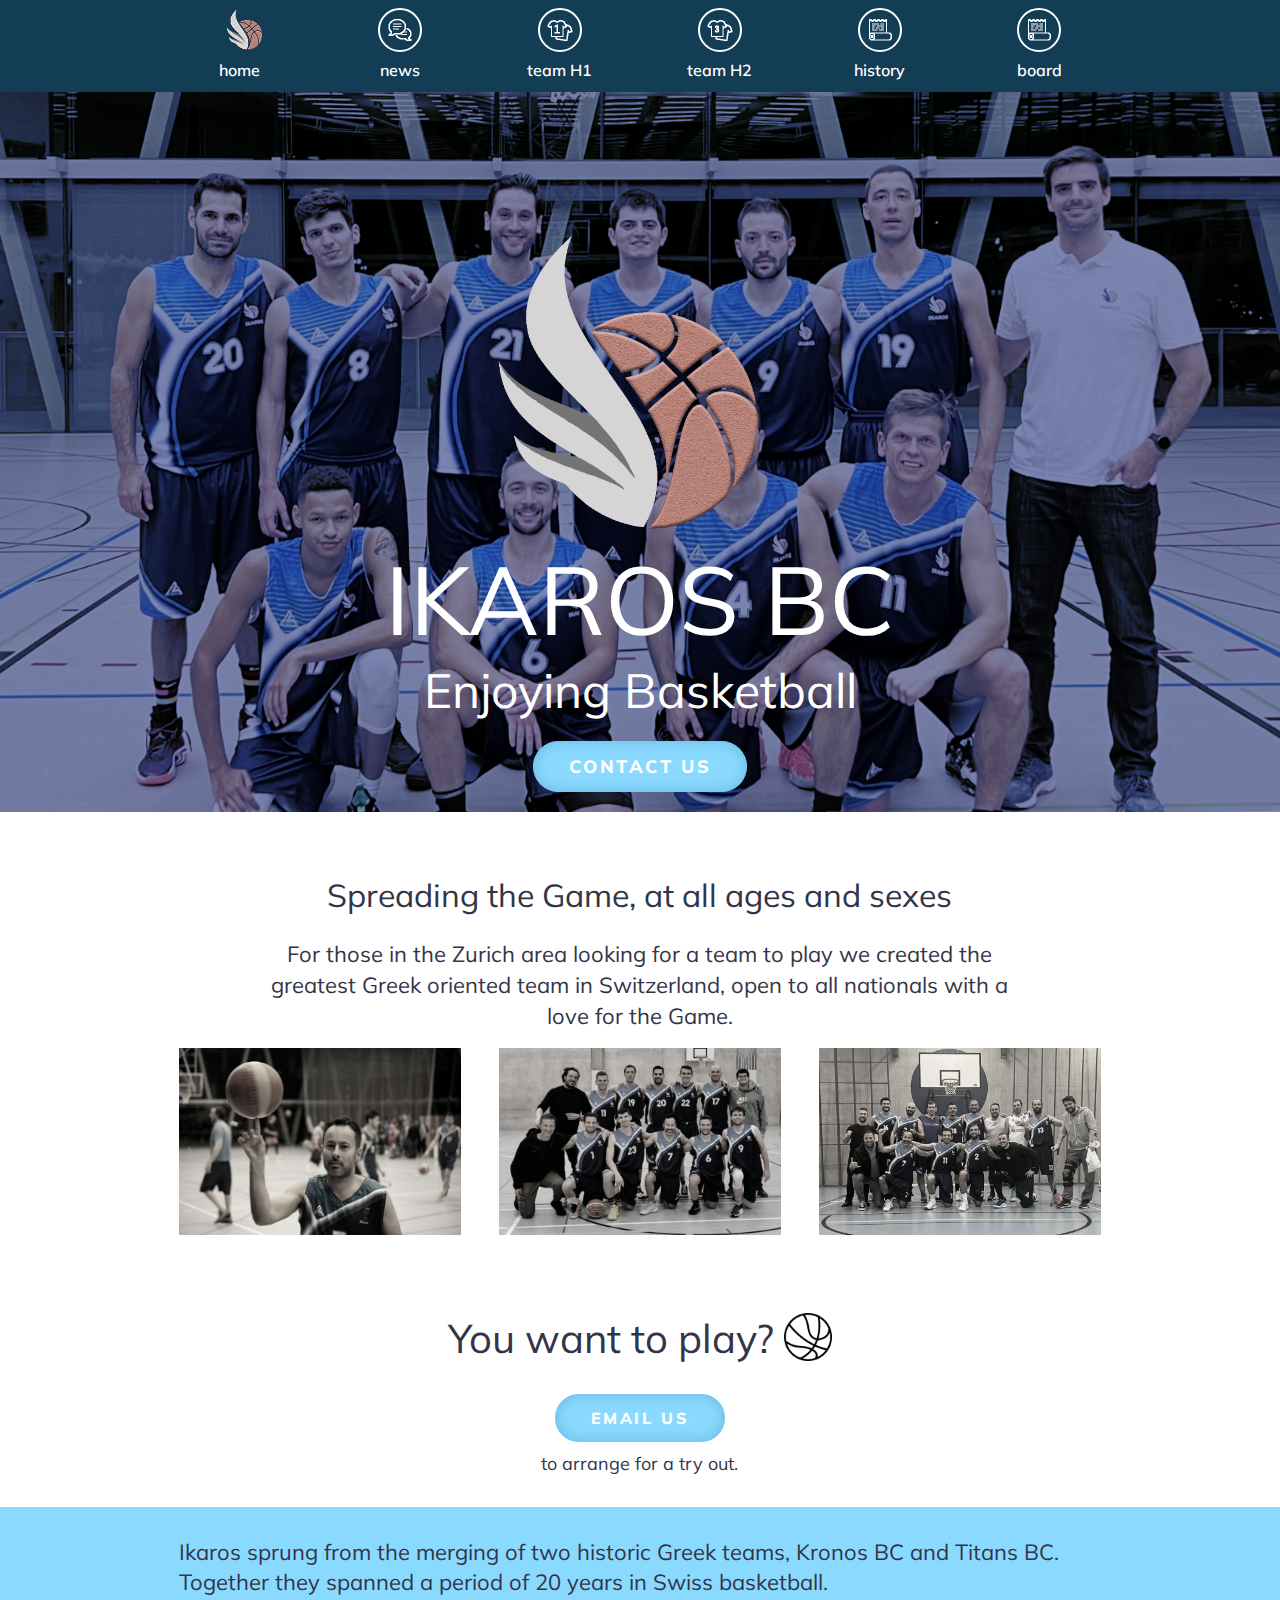
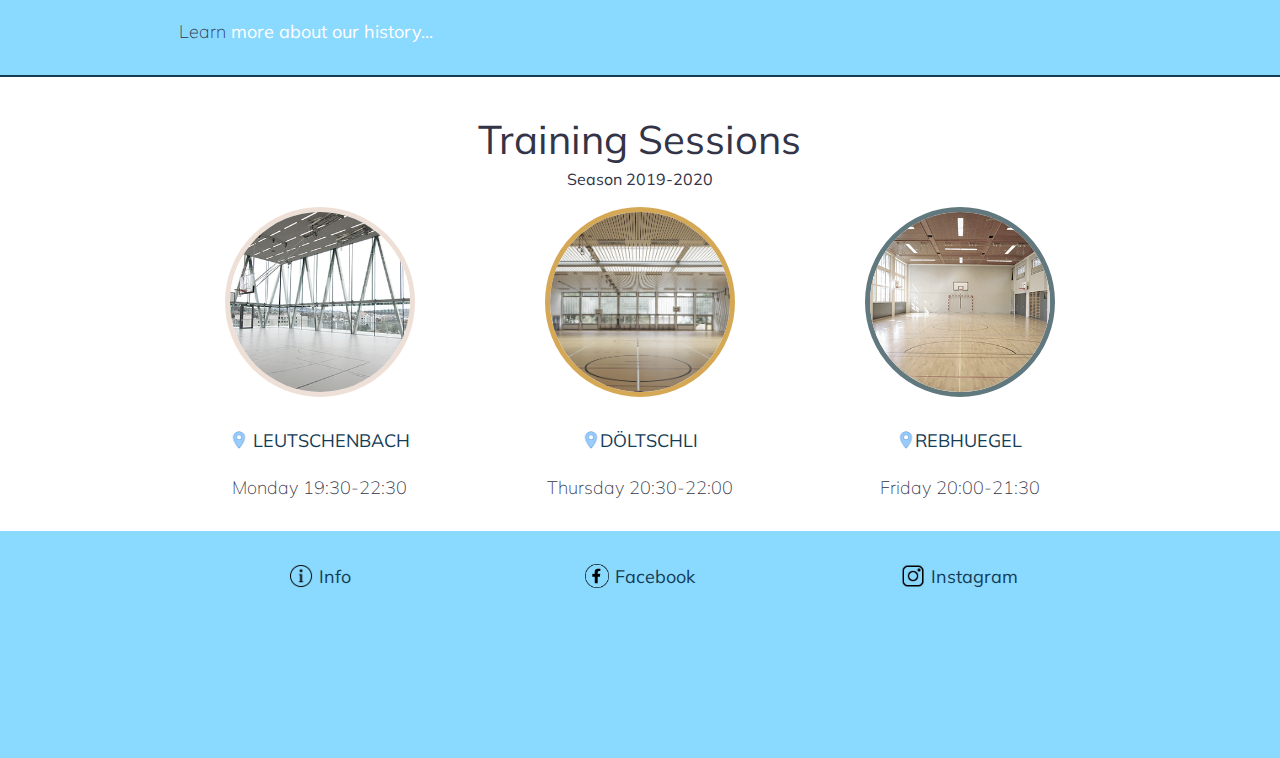
<file: index.html>
<!DOCTYPE html>
<html>

<head>
    
    
    <link rel="stylesheet" href="style.css">
    <link rel="stylesheet" href="grid/style2.css">
    <link href="https://fonts.googleapis.com/css?family=Muli:400,600,800&display=swap" rel="stylesheet">
    

  <link rel="stylesheet" href="grid/simple-grid.css">

    
    
</head>

<body>

   
<!-- **** HEADER ****   ----------------------------------->
 <!--    Made by Erik Terwan    -->
<!--   24th of November 2015   -->
<!--        MIT License        -->
    
        

  
<div id="menuToggle" class="full-band-dark">
    <!--
    A fake / hidden checkbox is used as click reciever,
    so you can use the :checked selector on it.
    -->
    <input type="checkbox" />
    
    <!--
    Some spans to act as a hamburger.
    
    They are acting like a real hamburger,
    not that McDonalds stuff.
    -->
    <span></span>
    <span></span>
    <span></span>
    
    <!--
    Too bad the menu has to be inside of the button
    but hey, it's pure CSS magic.
    -->
    <ul id="hamburgermenu">
     <li> <a href="index.html"> <img src="images/logo_white_transparent_mini.gif" class="logo_icon">home</a></li>
      <li><a href="news.html"><img src="images/icons8-communication-white.gif" class="microcircular">news</a></li>
      <li><a href="teamh1.html"><img src="images/icons8-teams-white1.gif" class="microcircular">team H1</a></li>
      <li><a href="teamh2.html"><img src="images/icons8-teams-white.gif" class="microcircular">team H2</a></li>
     <li> <a href="history.html" target="_blank"><img src="images/icons8-history-white.gif" class="microcircular">history</a></li>
        <li> <a href="board.html" target="_blank"><img src="images/icons8-history-white.gif" class="microcircular">board</a></li>
    </ul>
  </div>
            
    
<div class="full-band-dark  dark-bottom-border" id="vanish-in-small-screens">
  <div class="container">

      <div class="row">
                <div class="col-2 center">
                    <a href="index.html" class="menu"> <img src="images/logo_white_transparent_mini.gif" class="logo_icon">
                    <br> home</a>
                      </div>
                <div class="col-2 center">
                  <!-- This content will take up 3/12 (or 1/4) of the container -->
                  <a href="news.html" class="menu"><img src="images/icons8-communication-white.gif" class="microcircular"> <br>news</a>
                </div>
                <div class="col-2 center">
                  <!-- This content will take up 3/12 (or 1/4) of the container -->
                  <a href="teamh1.html" class="menu"><img src="images/icons8-teams-white1.gif" class="microcircular"> <br>team H1</a>
                </div>
                <div class="col-2 center">
                  <!-- This content will take up 3/12 (or 1/4) of the container -->
                  <a href="teamh2.html" class="menu"><img src="images/icons8-teams-white.gif" class="microcircular"> <br>team H2</a>
                </div>
                
                <div class="col-2 center">
                  <!-- This content will take up 3/12 (or 1/4) of the container -->
                  <a href="history.html" class="menu"><img src="images/icons8-history-white.gif" class="microcircular"> <br>history</a>
                </div>
                <div class="col-2 center">
                    <a href="board.html" class="menu"><img src="images/icons8-history-white.gif" class="microcircular"> <br>board</a></div>
                </div
                
        </div>
  </div>

</div>
<!-- **** end of HEADER ****   ----------------------------------->


  <div class="parallax">
    <div class="center_image_text_header">
        <img src="images/logo_white_transparent.gif" class="logo_large">
          <h1 class="header">IKAROS BC</h1>
          <h3 class="header">Enjoying Basketball</h3>
          <p>
          <a class="linkbutton" href="mailto:ikarosbc@proton.me?subject=iwannaplay">CONTACT US</a>
          </p>
      </div>
    
    </div>

  


  
<div class="container ">
    <div class="row">
        <div class="col-1"></div>
        <div class="col-10 centered mid-band">
            <h2>
                Spreading the Game, at all ages and sexes</h2><h3> For those in the Zurich area looking for a team to play
                we created the greatest Greek oriented team in Switzerland,
                open to all nationals with a love for the Game.
                
            </h3>
        </div>
    </div>
    
    <div class="row" >
        <div class="col-4 centered img-hover-zoom">
          <!-- This content will take up 3/12 (or 1/4) of the container -->
          <img class="greyscaled" src="images/media1.jpg">
        </div>
        <div class="col-4 centered img-hover-zoom">
          <!-- This content will take up 3/12 (or 1/4) of the container -->
            <img  class="greyscaled" src="images/media23bf.png" alt="media2">
        </div>
        <div class="col-4 centered img-hover-zoom">
          <!-- This content will take up 6/12 (or 1/2) of the container -->
           <!-- <img class="greyscaled" src="images/media3.jpg" alt="Avatar" > -->
            <img class="greyscaled" src="images/media22.png" alt="Avatar" >

        </div>

    </div>
</div>






<div class="container">
  <div class="row pad-below">
    
    <div class="col-12 centered  mid-band">
        <h1>
            You want to play?
            <img src="images/basketball.png"style="width:1.2em;height:1.2em; margin-bottom:-8px;" >
        </h1>
    </div>
  </div>
  <div class="row ">
      <div class="col-12 centered">
        <a class="linkbutton" href="mailto:ikarosbc@proton.me?subject=iwannaplay">EMAIL US</a>
      <p>
      <font class="medium">
      to arrange
      for a try out.
      </font>
      </p>
      </div>
  </div>
</div>


<div class="full-band-light cerulean dark-bottom-border">
    <div class="container">
        <div class="row">
            <div class="col-12 ">
                <h3>Ikaros sprung from the merging of two historic Greek teams, Kronos BC and Titans BC. Together they spanned a period of 20 years in Swiss basketball.</h3>
                <p>
                Learn <a href="history.html" class="light-color">more about our history...</a></p>
            </div>
            
            
        </div>
    </div>
</div>




<div class="container">
    <div class="row">
        <div class="col-12 centered pad-below">
        <h1>Training Sessions</h1>
        Season 2019-2020
        </div>
    </div>
    <div class="row">
      <div class="col-4  centered">
        <!-- This content will take up 3/12 (or 1/4) of the container -->
        <img class="circular yellow-border greyscaled" src="images/leu.jpg">
          <h4><img src="images/location_marker.png" class="location-icon"><a href="https://www.google.ch/maps/place/Schule+Leutschenbach/@47.4134948,8.5603224,17z/data=!3m1!4b1!4m5!3m4!1s0x479aa07a6c886e61:0x8267fccf390a3526!8m2!3d47.4134912!4d8.5625111?shorturl=1"> LEUTSCHENBACH</a></h4>
          <p>
        Monday 19:30-22:30
          </p>
      </div>
      <div class="col-4  centered">
        <img class="circular mango-border greyscaled" src="images/doeltschli.jpeg">
          <h4><img src="images/location_marker.png" class="location-icon"><a href="https://goo.gl/maps/eSDcr43bbYwbZLpd7">D&Ouml;LTSCHLI</a></h4>
          <p>
        Thursday 20:30-22:00
          </p>
      </div>
      <div class="col-4  centered">
        <img class="circular cerulean-border greyscaled" src="images/rebhuegel.jpg">
          <h4><img src="images/location_marker.png" class="location-icon"><a href="https://www.google.ch/maps/place/Schulhaus+Rebh%C3%BCgel/@47.3653821,8.5145826,17z/data=!3m1!4b1!4m5!3m4!1s0x479009f4c4b4ecb1:0x99a1f4c34828af50!8m2!3d47.3653821!4d8.5167713">REBHUEGEL</a></h4>
          <p>
        Friday 20:00-21:30
          </p>
      </div>

    </div>





</div>


<!-- **** FOOTER ****   ----------------------------------->

<div class="full-band-light cerulean footer">
  <div class="container">
    <div class="row">
  <div class="col-4 centered">
      <h4><a  href="mailto:ikarosbc@proton.me?subject=iwannaplay">
          <img class="icon" src="images/icons8-info-50.png" style="width:24px;height:24px;">Info</a></h4>
      
    </div>
  

  <div class="col-4 centered">
      <h4><a href="https://www.facebook.com/ikaros.zurich.bc"><img class="icon" src="images/facebook.png" style="width:24px;height:24px;">Facebook</a></h4>
      
  </div>

  <div class="col-4 centered">
      <h4><a href="https://www.instagram.com/ikaros.zurich.bc"><img class="icon" src="images/instagram.png" style="width:24px;height:24px;">Instagram</a></h4>
  </div>

  </div>
  </div>
</div>
<!-- **** end of FOOTER ****   ----------------------------------->

</body>
</html>
</file>
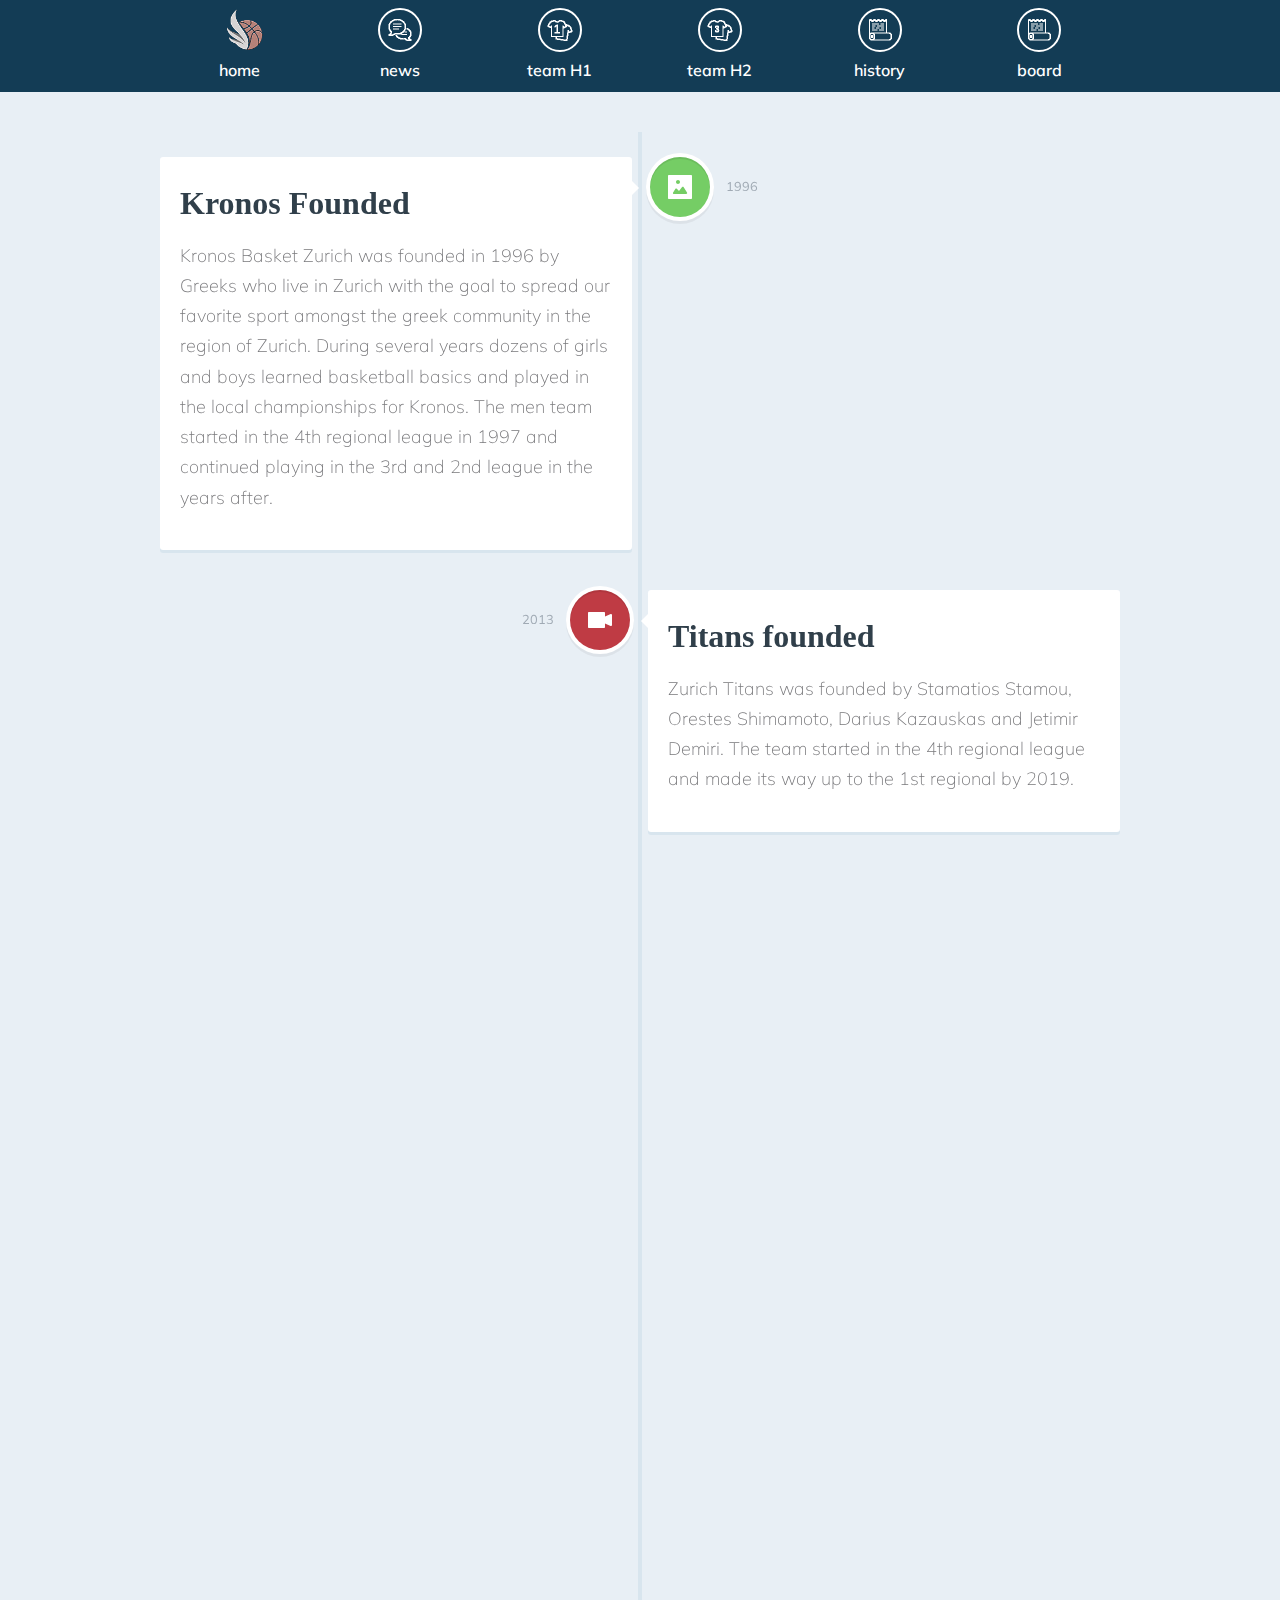
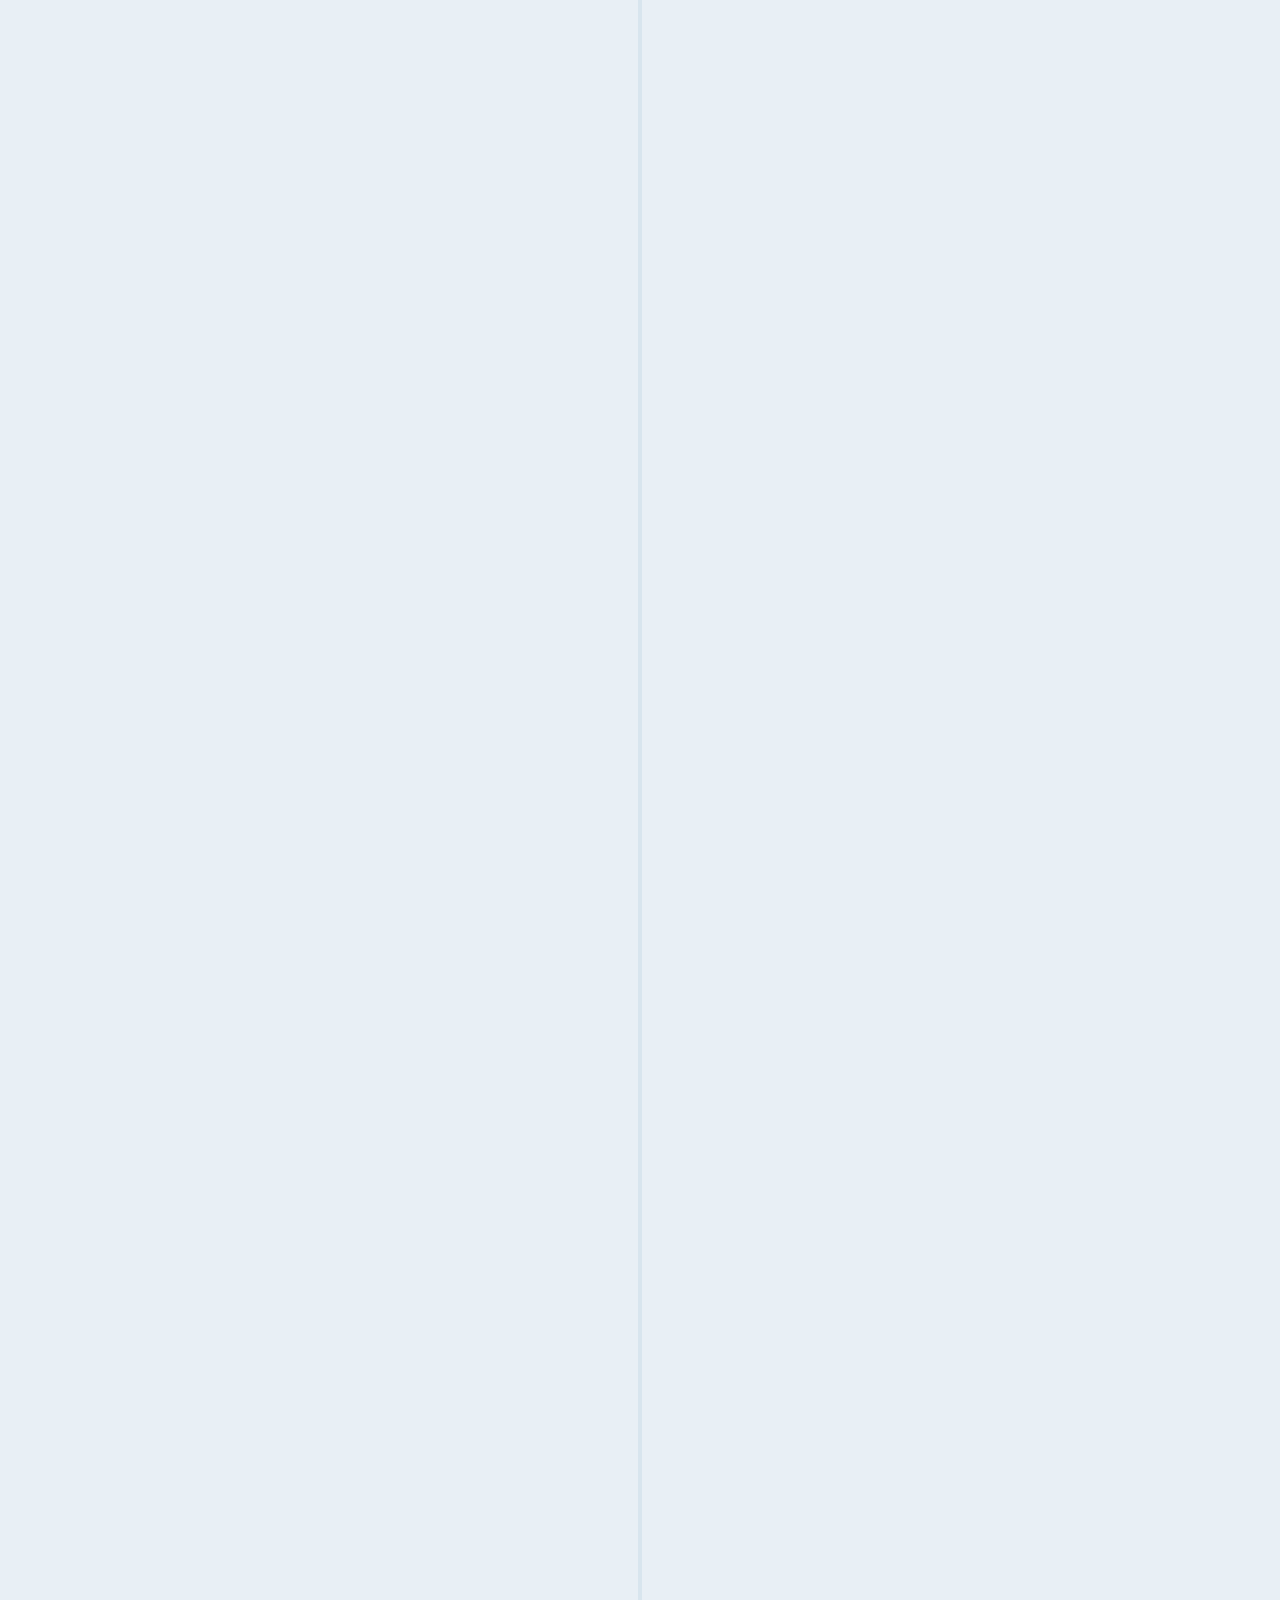
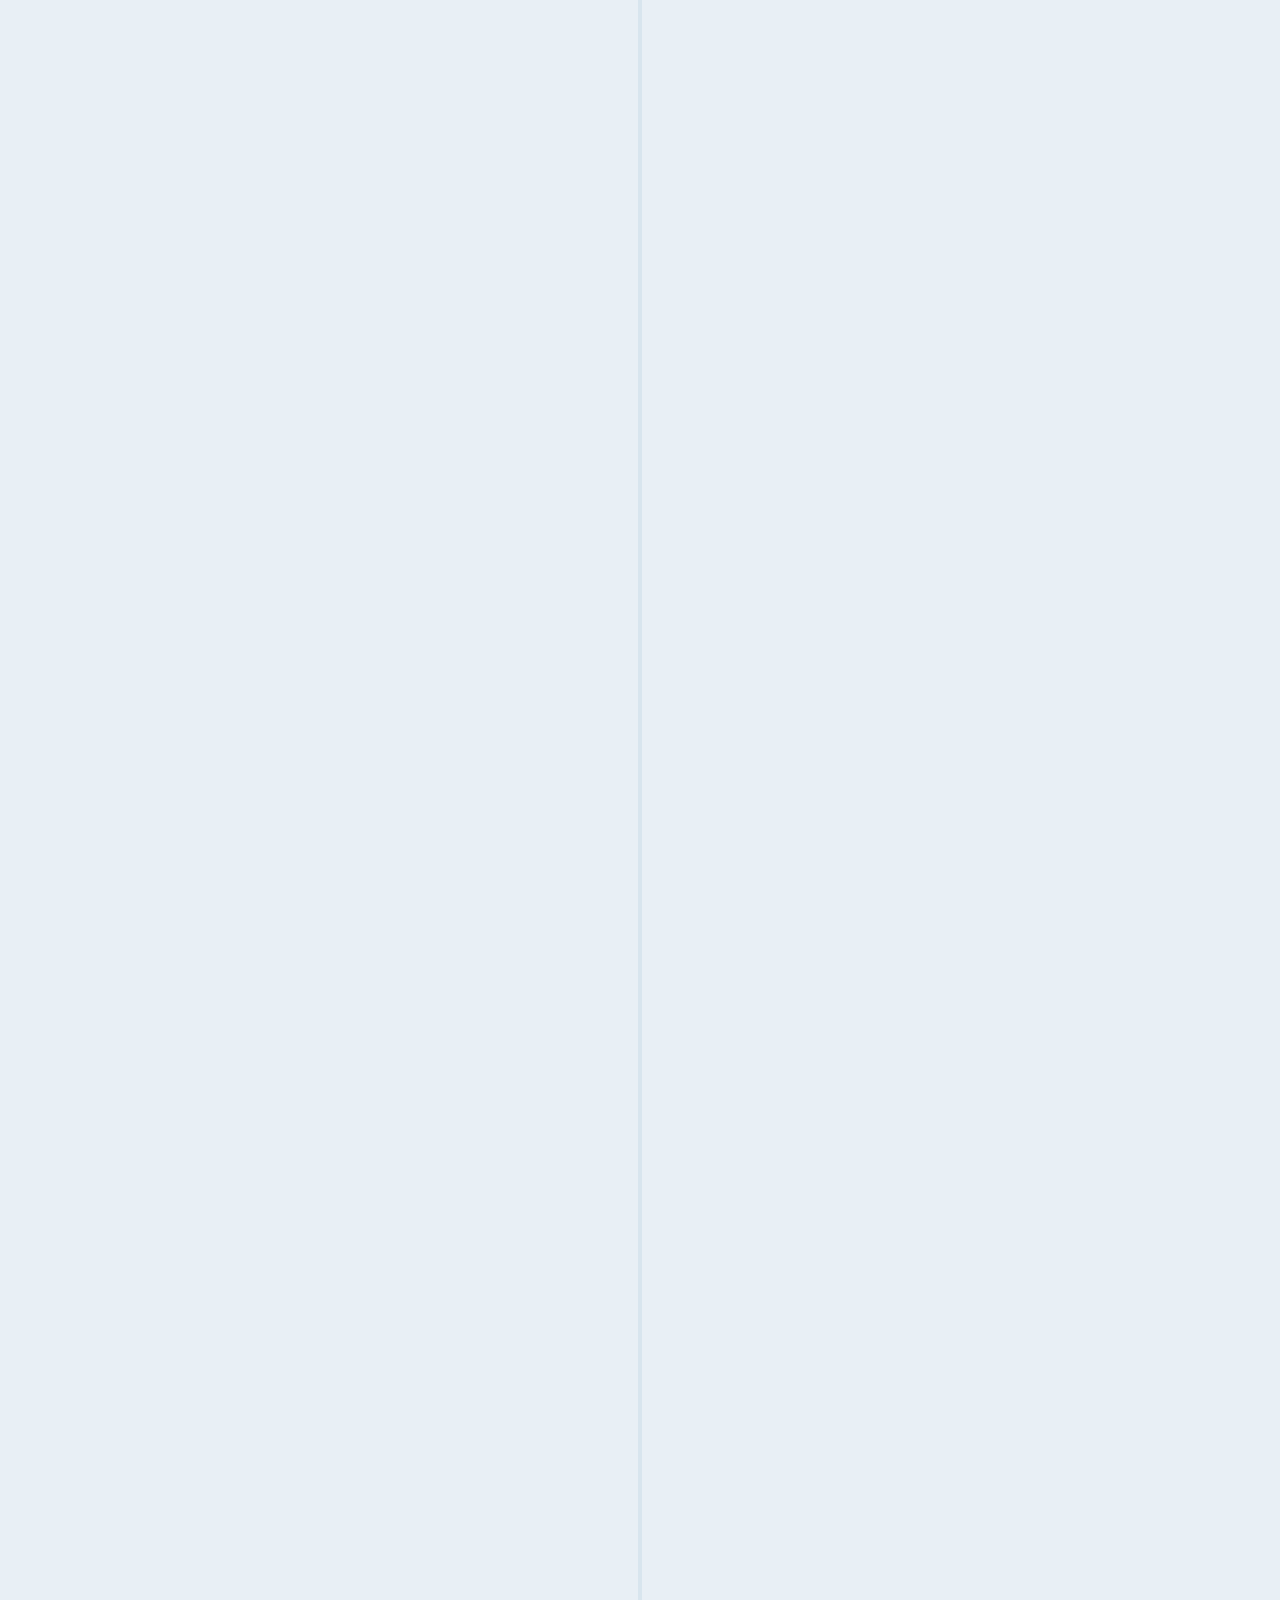
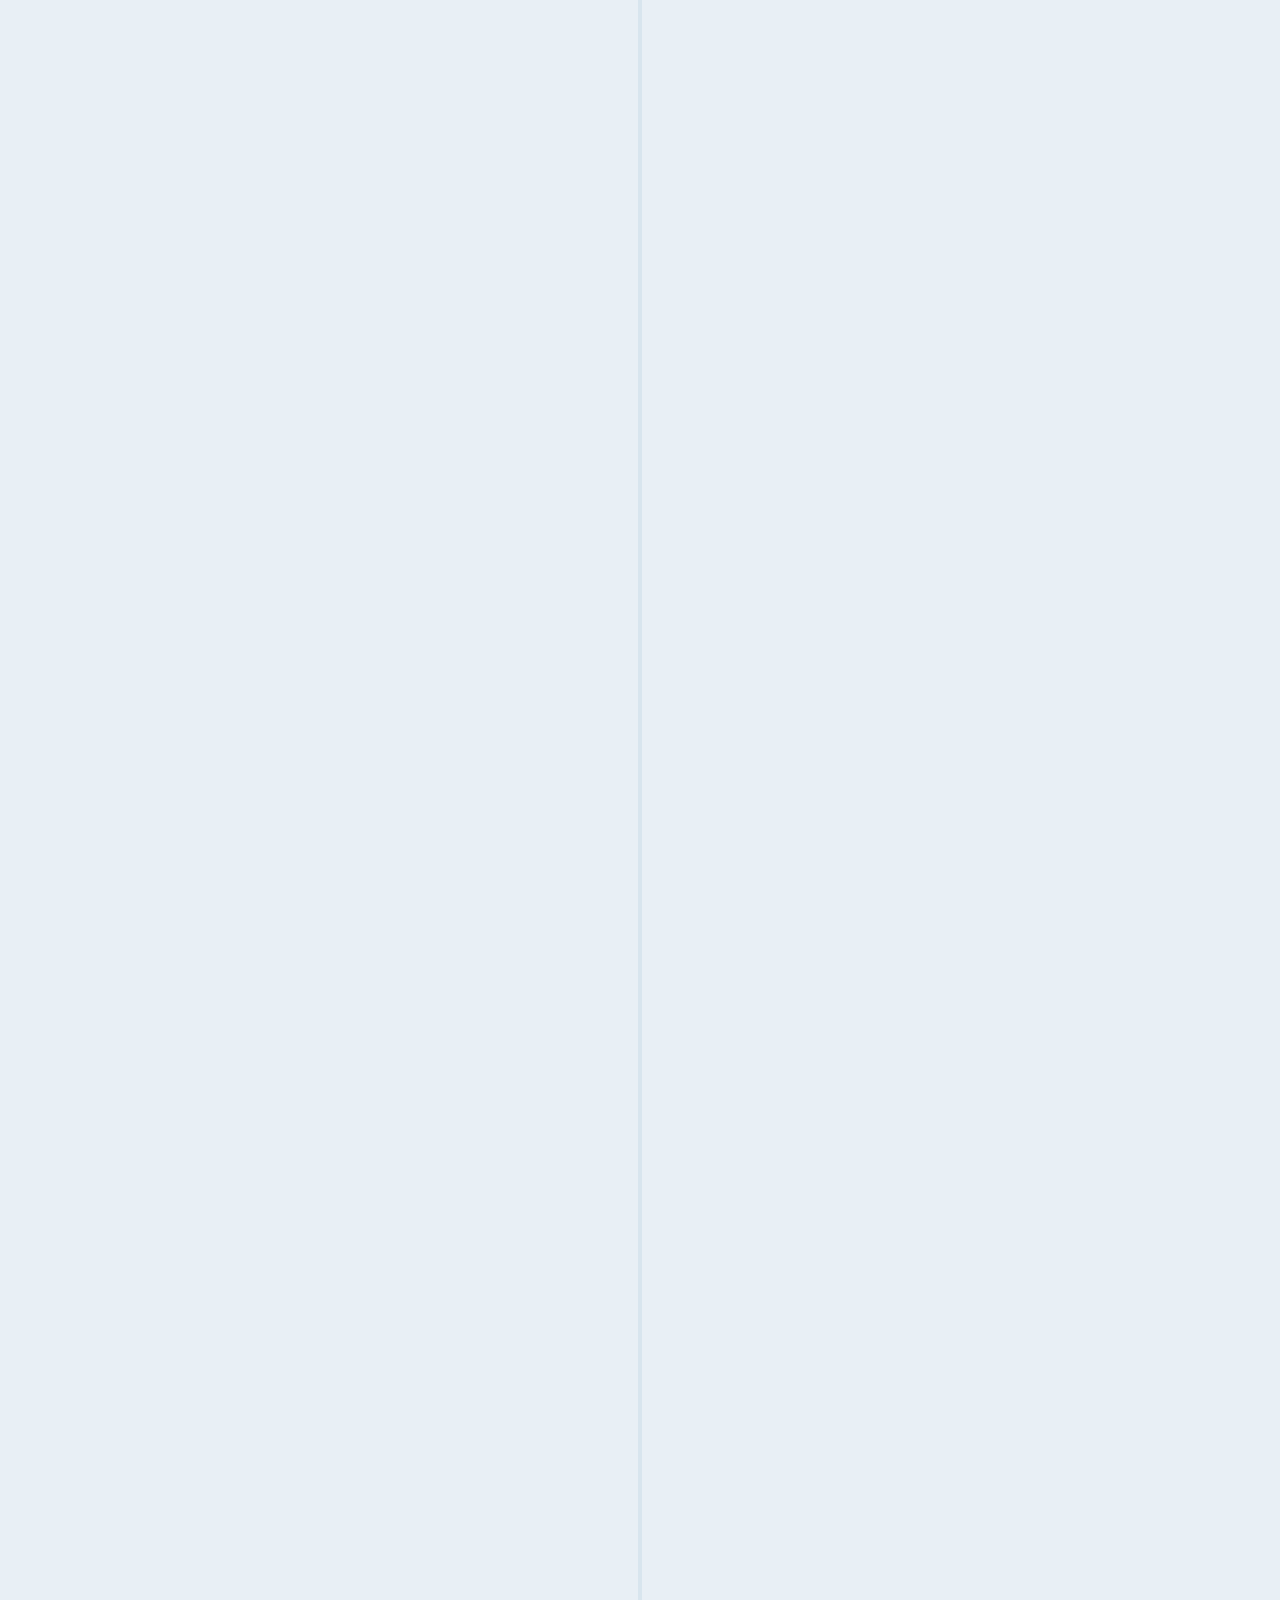
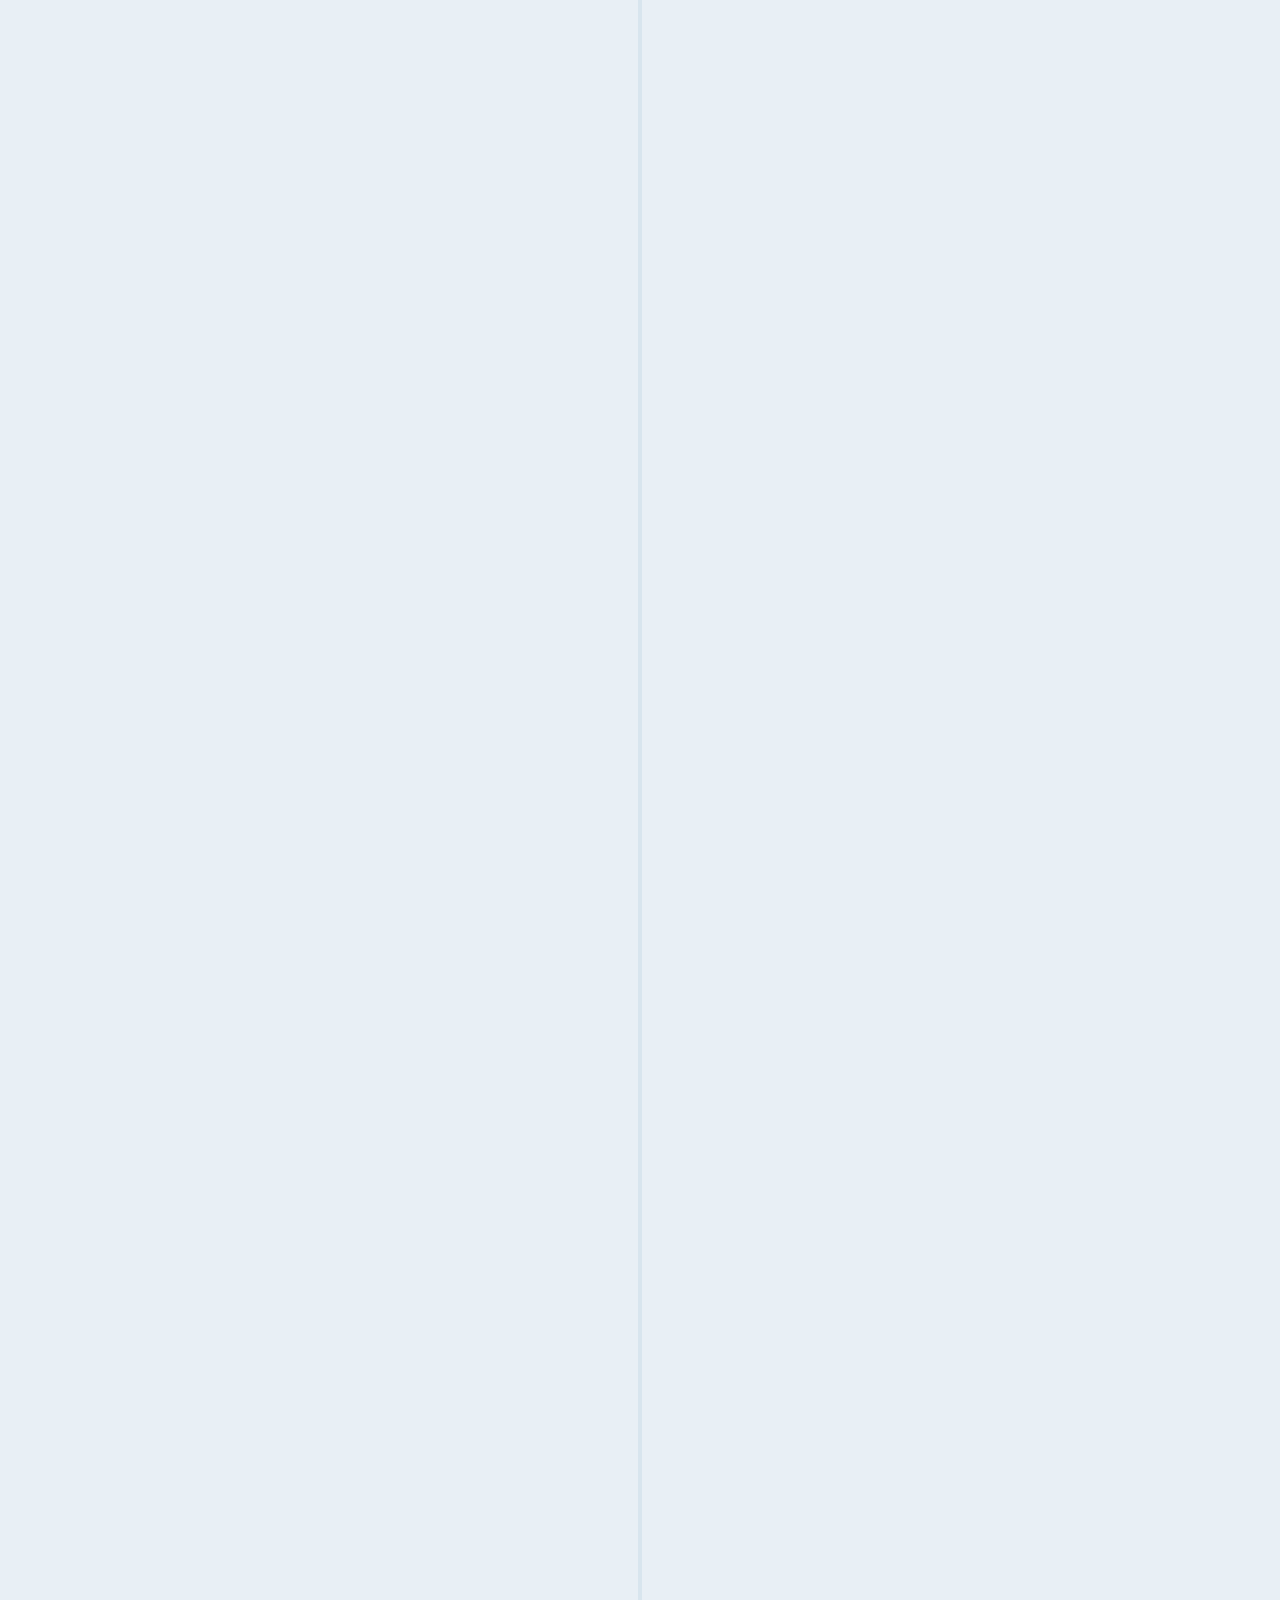
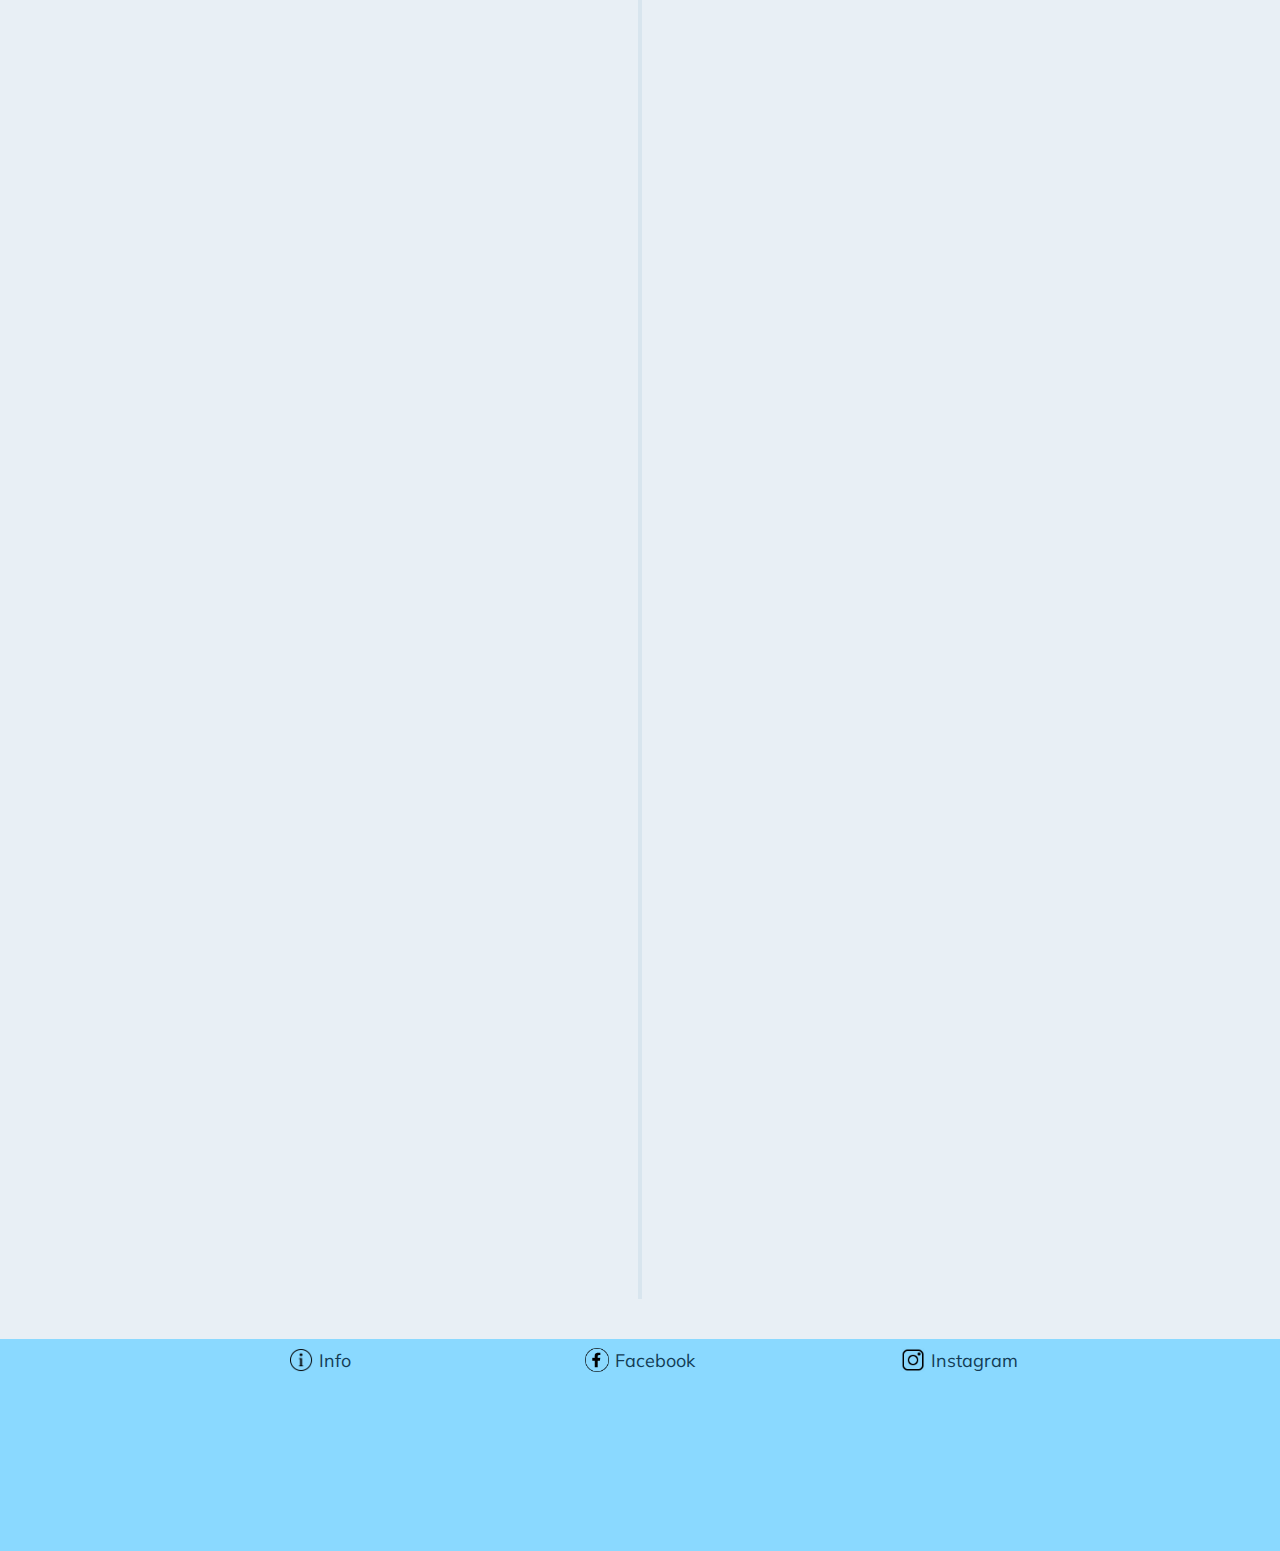
<file: history.html>
<!DOCTYPE html>
<html>

<head>
    <link href="lightbox/css/lightbox.css" rel="stylesheet" />

    <link rel="stylesheet" href="history_assets/css/style.css">
    
    <link rel="stylesheet" href="style.css">
    <link rel="stylesheet" href="grid/style2.css">
    <link href="https://fonts.googleapis.com/css?family=Muli:400,600,800&display=swap" rel="stylesheet">
    

  <link rel="stylesheet" href="grid/simple-grid.css">

    <meta name="viewport" content="width=device-width, initial-scale=1">
  <script>document.getElementsByTagName("html")[0].className += " js";</script>
  <script src="lightbox/js/lightbox-plus-jquery.js"></script>
  <title>History | Ikaros Zurich BC</title>
    
</head>

<body>

    
       
<!-- **** HEADER ****   ----------------------------------->
 <!--    Made by Erik Terwan    -->
<!--   24th of November 2015   -->
<!--        MIT License        -->
    
        

  
<div id="menuToggle" class="full-band-dark">
    <!--
    A fake / hidden checkbox is used as click reciever,
    so you can use the :checked selector on it.
    -->
    <input type="checkbox" />
    
    <!--
    Some spans to act as a hamburger.
    
    They are acting like a real hamburger,
    not that McDonalds stuff.
    -->
    <span></span>
    <span></span>
    <span></span>
    
    <!--
    Too bad the menu has to be inside of the button
    but hey, it's pure CSS magic.
    -->
    <ul id="hamburgermenu">
     <li> <a href="index.html"> <img src="images/logo_white_transparent_mini.gif" class="logo_icon">home</a></li>
      <li><a href="news.html"><img src="images/icons8-communication-white.gif" class="microcircular">news</a></li>
      <li><a href="teamh1.html"><img src="images/icons8-teams-white1.gif" class="microcircular">team H1</a></li>
      <li><a href="teamh2.html"><img src="images/icons8-teams-white.gif" class="microcircular">team H2</a></li>
     <li> <a href="history.html" target="_blank"><img src="images/icons8-history-white.gif" class="microcircular">history</a></li>
        <li> <a href="board.html" target="_blank"><img src="images/icons8-history-white.gif" class="microcircular">board</a></li>
    </ul>
  </div>
            
    
<div class="full-band-dark  dark-bottom-border" id="vanish-in-small-screens">
  <div class="container">

      <div class="row">
                <div class="col-2 center">
                    <a href="index.html" class="menu"> <img src="images/logo_white_transparent_mini.gif" class="logo_icon">
                    <br> home</a>
                      </div>
                <div class="col-2 center">
                  <!-- This content will take up 3/12 (or 1/4) of the container -->
                  <a href="news.html" class="menu"><img src="images/icons8-communication-white.gif" class="microcircular"> <br>news</a>
                </div>
                <div class="col-2 center">
                  <!-- This content will take up 3/12 (or 1/4) of the container -->
                  <a href="teamh1.html" class="menu"><img src="images/icons8-teams-white1.gif" class="microcircular"> <br>team H1</a>
                </div>
                <div class="col-2 center">
                  <!-- This content will take up 3/12 (or 1/4) of the container -->
                  <a href="teamh2.html" class="menu"><img src="images/icons8-teams-white.gif" class="microcircular"> <br>team H2</a>
                </div>
                
                <div class="col-2 center">
                  <!-- This content will take up 3/12 (or 1/4) of the container -->
                  <a href="history.html" class="menu"><img src="images/icons8-history-white.gif" class="microcircular"> <br>history</a>
                </div>
                <div class="col-2 center">
                    <a href="board.html" class="menu"><img src="images/icons8-history-white.gif" class="microcircular"> <br>board</a></div>
                </div
                
        </div>
  </div>

</div>
<!-- **** end of HEADER ****   ----------------------------------->

    
      <section class="cd-timeline js-cd-timeline">
    <div class="container max-width-lg cd-timeline__container">
      <div class="cd-timeline__block">
        <div class="cd-timeline__img cd-timeline__img--picture">
          <img src="history_assets/img/cd-icon-picture.svg" alt="Picture">
        </div> <!-- cd-timeline__img -->

        <div class="cd-timeline__content text-component">
          <h2>Kronos Founded</h2>
          <p class="color-contrast-medium">Kronos Basket Zurich was founded in 1996 by Greeks who live in Zurich with the goal to spread our favorite sport amongst the greek community in the region of Zurich.

During several years dozens of girls and boys learned basketball basics and played in the local championships for Kronos.

The men team started in the 4th regional league in 1997 and continued playing in the 3rd and 2nd league in the years after.</p>

          <div class="flex justify-between items-center">
            <span class="cd-timeline__date">1996</span>
            
          </div>
        </div> <!-- cd-timeline__content -->
      </div> <!-- cd-timeline__block -->

        <div class="cd-timeline__block">
        <div class="cd-timeline__img cd-timeline__img--movie">
          <img src="history_assets/img/cd-icon-movie.svg" alt="Movie">
        </div> <!-- cd-timeline__img -->

        <div class="cd-timeline__content text-component">
          <h2>Titans founded</h2>
          <p class="color-contrast-medium">Zurich Titans was founded by Stamatios Stamou, Orestes Shimamoto, Darius Kazauskas and Jetimir Demiri. The team started in the 4th regional league and made its way up to the 1st regional by 2019.</p>
          
          <div class="flex justify-between items-center">
            <span class="cd-timeline__date">2013</span>
            
          </div>
        </div> <!-- cd-timeline__content -->
      </div> <!-- cd-timeline__block -->
        
        
      <div class="cd-timeline__block">
        <div class="cd-timeline__img cd-timeline__img--movie">
          <img src="history_assets/img/cd-icon-movie.svg" alt="Movie">
        </div> <!-- cd-timeline__img -->

        <div class="cd-timeline__content text-component">
          <h2>Kronos 2000</h2>
            <p class="color-contrast-medium">
                <a href="images/kronos/2000.png" data-lightbox="roadtrip" data-title="Back in 2000"><img src="images/kronos/2000.png" ></a>
            </p>
          
          <div class="flex justify-between items-center">
            <span class="cd-timeline__date">2000</span>
            
          </div>
        </div> <!-- cd-timeline__content -->
      </div> <!-- cd-timeline__block -->

      <div class="cd-timeline__block">
        <div class="cd-timeline__img cd-timeline__img--picture">
          <img src="history_assets/img/cd-icon-picture.svg" alt="Picture">
        </div> <!-- cd-timeline__img -->

        <div class="cd-timeline__content text-component">
          <h2>Kronos 2000 all teams</h2>
          <p class="color-contrast-medium">
              <a href="images/kronos/2000_all.png" data-lightbox="roadtrip" data-title="Back in 2000"><img src="images/kronos/2000_all.png" ></a>
              </p>

          <div class="flex justify-between items-center">
            <span class="cd-timeline__date">2000</span>
            
          </div>
        </div> <!-- cd-timeline__content -->
      </div> <!-- cd-timeline__block -->

      <div class="cd-timeline__block">
        <div class="cd-timeline__img cd-timeline__img--location">
          <img src="history_assets/img/cd-icon-location.svg" alt="Location">
        </div> <!-- cd-timeline__img -->

        <div class="cd-timeline__content text-component">
          <h2>Kronos 2009-2010</h2>
          <p class="color-contrast-medium">
              <a href="images/kronos/2009-2010.png" data-lightbox="roadtrip"><img src="images/kronos/2009-2010.png" ></a></p>

          <div class="flex justify-between items-center">
            <span class="cd-timeline__date">2009-2010</span>
            
          </div>
        </div> <!-- cd-timeline__content -->
      </div> <!-- cd-timeline__block -->

      <div class="cd-timeline__block">
        <div class="cd-timeline__img cd-timeline__img--location">
          <img src="history_assets/img/cd-icon-location.svg" alt="Location">
        </div> <!-- cd-timeline__img -->

        <div class="cd-timeline__content text-component">
          <h2>Kronos 2010-2011</h2>
          <p class="color-contrast-medium"> <a href="images/kronos/2010-2011.png" data-lightbox="roadtrip"><img src="images/kronos/2010-2011.png" ></a>
            </p>

          <div class="flex justify-between items-center">
            <span class="cd-timeline__date">2010-2011</span>
            
          </div>
        </div> <!-- cd-timeline__content -->
      </div> <!-- cd-timeline__block -->

        <div class="cd-timeline__block">
        <div class="cd-timeline__img cd-timeline__img--location">
          <img src="history_assets/img/cd-icon-location.svg" alt="Location">
        </div> <!-- cd-timeline__img -->

        <div class="cd-timeline__content text-component">
          <h2>Kronos 2011-2012</h2>
          <p class="color-contrast-medium"> <a href="images/kronos/2011_2012.png" data-lightbox="roadtrip"><img src="images/kronos/2011_2012.png" ></a>
            </p>

          <div class="flex justify-between items-center">
            <span class="cd-timeline__date">2011-2012</span>
            
          </div>
        </div> <!-- cd-timeline__content -->
      </div> <!-- cd-timeline__block -->
        
        
        <div class="cd-timeline__block">
        <div class="cd-timeline__img cd-timeline__img--location">
          <img src="history_assets/img/cd-icon-location.svg" alt="Location">
        </div> <!-- cd-timeline__img -->

        <div class="cd-timeline__content text-component">
          <h2>Kronos 2012-2013</h2>
          <p class="color-contrast-medium">
               <a href="images/kronos/2012-2013.png" data-lightbox="roadtrip"><img src="images/kronos/2012-2013.png" ></a>
            </p>

          <div class="flex justify-between items-center">
            <span class="cd-timeline__date">2012-2013</span>
            
          </div>
        </div> <!-- cd-timeline__content -->
      </div> <!-- cd-timeline__block -->
        
        <div class="cd-timeline__block">
        <div class="cd-timeline__img cd-timeline__img--location">
          <img src="history_assets/img/cd-icon-location.svg" alt="Location">
        </div> <!-- cd-timeline__img -->

        <div class="cd-timeline__content text-component">
          <h2>Kronos 2013-2014</h2>
          <p class="color-contrast-medium">
               <a href="images/kronos/2013_2014.png" data-lightbox="roadtrip"><img src="images/kronos/2013_2014.png" ></a>
              </p>

          <div class="flex justify-between items-center">
            <span class="cd-timeline__date">2013-2014</span>
            
          </div>
        </div> <!-- cd-timeline__content -->
      </div> <!-- cd-timeline__block -->
        
        
        <div class="cd-timeline__block">
        <div class="cd-timeline__img cd-timeline__img--location">
          <img src="history_assets/img/cd-icon-location.svg" alt="Location">
        </div> <!-- cd-timeline__img -->

        <div class="cd-timeline__content text-component">
          <h2>Titans 2013-2014</h2>
          <p class="color-contrast-medium">
               <a href="images/titans/2013_2014.jpg" data-lightbox="roadtrip"><img src="images/titans/2013_2014.jpg" ></a>
            </p>

          <div class="flex justify-between items-center">
            <span class="cd-timeline__date">2014-2015</span>
            
          </div>
        </div> <!-- cd-timeline__content -->
      </div> <!-- cd-timeline__block -->
        
        <div class="cd-timeline__block">
        <div class="cd-timeline__img cd-timeline__img--location">
          <img src="history_assets/img/cd-icon-location.svg" alt="Location">
        </div> <!-- cd-timeline__img -->

        <div class="cd-timeline__content text-component">
          <h2>Kronos 2014-2015</h2>
          <p class="color-contrast-medium">
               <a href="images/kronos/2014_2015.png" data-lightbox="roadtrip"><img src="images/kronos/2014_2015.png" ></a>
              </p>

          <div class="flex justify-between items-center">
            <span class="cd-timeline__date">2014-2015</span>
            
          </div>
        </div> <!-- cd-timeline__content -->
      </div> <!-- cd-timeline__block -->
        
        
        
        <div class="cd-timeline__block">
        <div class="cd-timeline__img cd-timeline__img--location">
          <img src="history_assets/img/cd-icon-location.svg" alt="Location">
        </div> <!-- cd-timeline__img -->

        <div class="cd-timeline__content text-component">
          <h2>Titans 2014-2015</h2>
          <p class="color-contrast-medium">
               <a href="images/titans/2014_2015.jpg" data-lightbox="roadtrip"><img src="images/titans/2014_2015.jpg" ></a>
            
            </p>

          <div class="flex justify-between items-center">
            <span class="cd-timeline__date">2014-2015</span>
            
          </div>
        </div> <!-- cd-timeline__content -->
      </div> <!-- cd-timeline__block -->
        
        <div class="cd-timeline__block">
        <div class="cd-timeline__img cd-timeline__img--location">
          <img src="history_assets/img/cd-icon-location.svg" alt="Location">
        </div> <!-- cd-timeline__img -->

        <div class="cd-timeline__content text-component">
          <h2>Kronos</h2>
          <p class="color-contrast-medium">
               <a href="images/kronos/2015-2016.png" data-lightbox="roadtrip"><img src="images/kronos/2015-2016.png" ></a>
            </p>

          <div class="flex justify-between items-center">
            <span class="cd-timeline__date">2015-2016</span>
            
          </div>
        </div> <!-- cd-timeline__content -->
      </div> <!-- cd-timeline__block -->
        
        <div class="cd-timeline__block">
        <div class="cd-timeline__img cd-timeline__img--location">
          <img src="history_assets/img/cd-icon-location.svg" alt="Location">
        </div> <!-- cd-timeline__img -->

        <div class="cd-timeline__content text-component">
          <h2>Kronos</h2>
          <p class="color-contrast-medium">
               <a href="images/titans/2015-2016.jpg" data-lightbox="roadtrip"><img src="images/titans/2015-2016.jpg" ></a>
            </p>

          <div class="flex justify-between items-center">
            <span class="cd-timeline__date">2015-2016</span>
            
          </div>
        </div> <!-- cd-timeline__content -->
      </div> <!-- cd-timeline__block -->
        
        
        
        
        <div class="cd-timeline__block">
        <div class="cd-timeline__img cd-timeline__img--location">
          <img src="history_assets/img/cd-icon-location.svg" alt="Location">
        </div> <!-- cd-timeline__img -->

        <div class="cd-timeline__content text-component">
          <h2>Kronos</h2>
          <p class="color-contrast-medium">
               <a href="images/kronos/2016-2017.png" data-lightbox="roadtrip"><img src="images/kronos/2016-2017.png" ></a>
            </p>

          <div class="flex justify-between items-center">
            <span class="cd-timeline__date">2016-2017</span>
            
          </div>
        </div> <!-- cd-timeline__content -->
      </div> <!-- cd-timeline__block -->
        
        
        
         <div class="cd-timeline__block">
        <div class="cd-timeline__img cd-timeline__img--location">
          <img src="history_assets/img/cd-icon-location.svg" alt="Location">
        </div> <!-- cd-timeline__img -->

        <div class="cd-timeline__content text-component">
          <h2>Titans team A</h2>
          <p class="color-contrast-medium">
               <a href="images/titans/a2017_2018.jpg" data-lightbox="roadtrip"><img src="images/titans/a2017_2018.jpg" ></a>
              </p>

          <div class="flex justify-between items-center">
            <span class="cd-timeline__date">2016-2017</span>
            
          </div>
        </div> <!-- cd-timeline__content -->
      </div> <!-- cd-timeline__block -->
        
        
         <div class="cd-timeline__block">
        <div class="cd-timeline__img cd-timeline__img--location">
          <img src="history_assets/img/cd-icon-location.svg" alt="Location">
        </div> <!-- cd-timeline__img -->

        <div class="cd-timeline__content text-component">
          <h2>Titans team B</h2>
          <p class="color-contrast-medium">
               <a href="images/titans/b2017-2018.jpg" data-lightbox="roadtrip"><img src="images/titans/b2017-2018.jpg" ></a>
              </p>

          <div class="flex justify-between items-center">
            <span class="cd-timeline__date">2016-2017</span>
            
          </div>
        </div> <!-- cd-timeline__content -->
      </div> <!-- cd-timeline__block -->
        
        
        <div class="cd-timeline__block">
        <div class="cd-timeline__img cd-timeline__img--location">
          <img src="history_assets/img/cd-icon-location.svg" alt="Location">
        </div> <!-- cd-timeline__img -->

        <div class="cd-timeline__content text-component">
          <h2>Kronos</h2>
          <p class="color-contrast-medium">
               <a href="images/kronos/2017_2018.png" data-lightbox="roadtrip"><img src="images/kronos/2017_2018.png" ></a>
            </p>

          <div class="flex justify-between items-center">
            <span class="cd-timeline__date">2017-2018</span>
            
          </div>
        </div> <!-- cd-timeline__content -->
      </div> <!-- cd-timeline__block -->
        
        
       <div class="cd-timeline__block">
        <div class="cd-timeline__img cd-timeline__img--location">
          <img src="history_assets/img/cd-icon-location.svg" alt="Location">
        </div> <!-- cd-timeline__img -->

        <div class="cd-timeline__content text-component">
          <h2>Titans-Kronos H2</h2>
          <p class="color-contrast-medium">
               <a href="images/titans/a2018-2019.jpg" data-lightbox="roadtrip"><img src="images/titans/a2018-2019.jpg" ></a>
            </p>

          <div class="flex justify-between items-center">
            <span class="cd-timeline__date">2018-2019</span>
            
          </div>
        </div> <!-- cd-timeline__content -->
      </div> <!-- cd-timeline__block -->
        
        
      <div class="cd-timeline__block">
        <div class="cd-timeline__img cd-timeline__img--movie">
          <img src="history_assets/img/cd-icon-movie.svg" alt="Movie">
        </div> <!-- cd-timeline__img -->

        <div class="cd-timeline__content text-component">
          <h2>Kronos-Titans H3</h2>
          <p class="color-contrast-medium">
               <a href="images/kronos/2018_2019.jpg" data-lightbox="roadtrip"><img src="images/kronos/2018_2019.jpg" ></a>
            </p>

          <div class="flex justify-between items-center">
            <span class="cd-timeline__date">2018-2019</span>
          </div>
        </div> <!-- cd-timeline__content -->
      </div> <!-- cd-timeline__block -->
    </div>
  </section> <!-- cd-timeline -->
  <script src="history_assets/js/main.js"></script>

    
    

<!-- **** FOOTER ****   ----------------------------------->

<div class="full-band-light cerulean footer">
  <div class="container">
    <div class="row">
  <div class="col-4 centered">
      <h4><a  href="mailto:ikarosbc@proton.me?subject=iwannaplay">
          <img class="icon" src="images/icons8-info-50.png" style="width:24px;height:24px;">Info</a></h4>
      
    </div>
  

  <div class="col-4 centered">
      <h4><a href="https://www.facebook.com/ikaros.zurich.bc"><img class="icon" src="images/facebook.png" style="width:24px;height:24px;">Facebook</a></h4>
      
  </div>

  <div class="col-4 centered">
      <h4><a href="https://www.instagram.com/ikaros.zurich.bc"><img class="icon" src="images/instagram.png" style="width:24px;height:24px;">Instagram</a></h4>
  </div>

  </div>
  </div>
</div>
<!-- **** end of FOOTER ****   ----------------------------------->

</body>
</html>
</file>
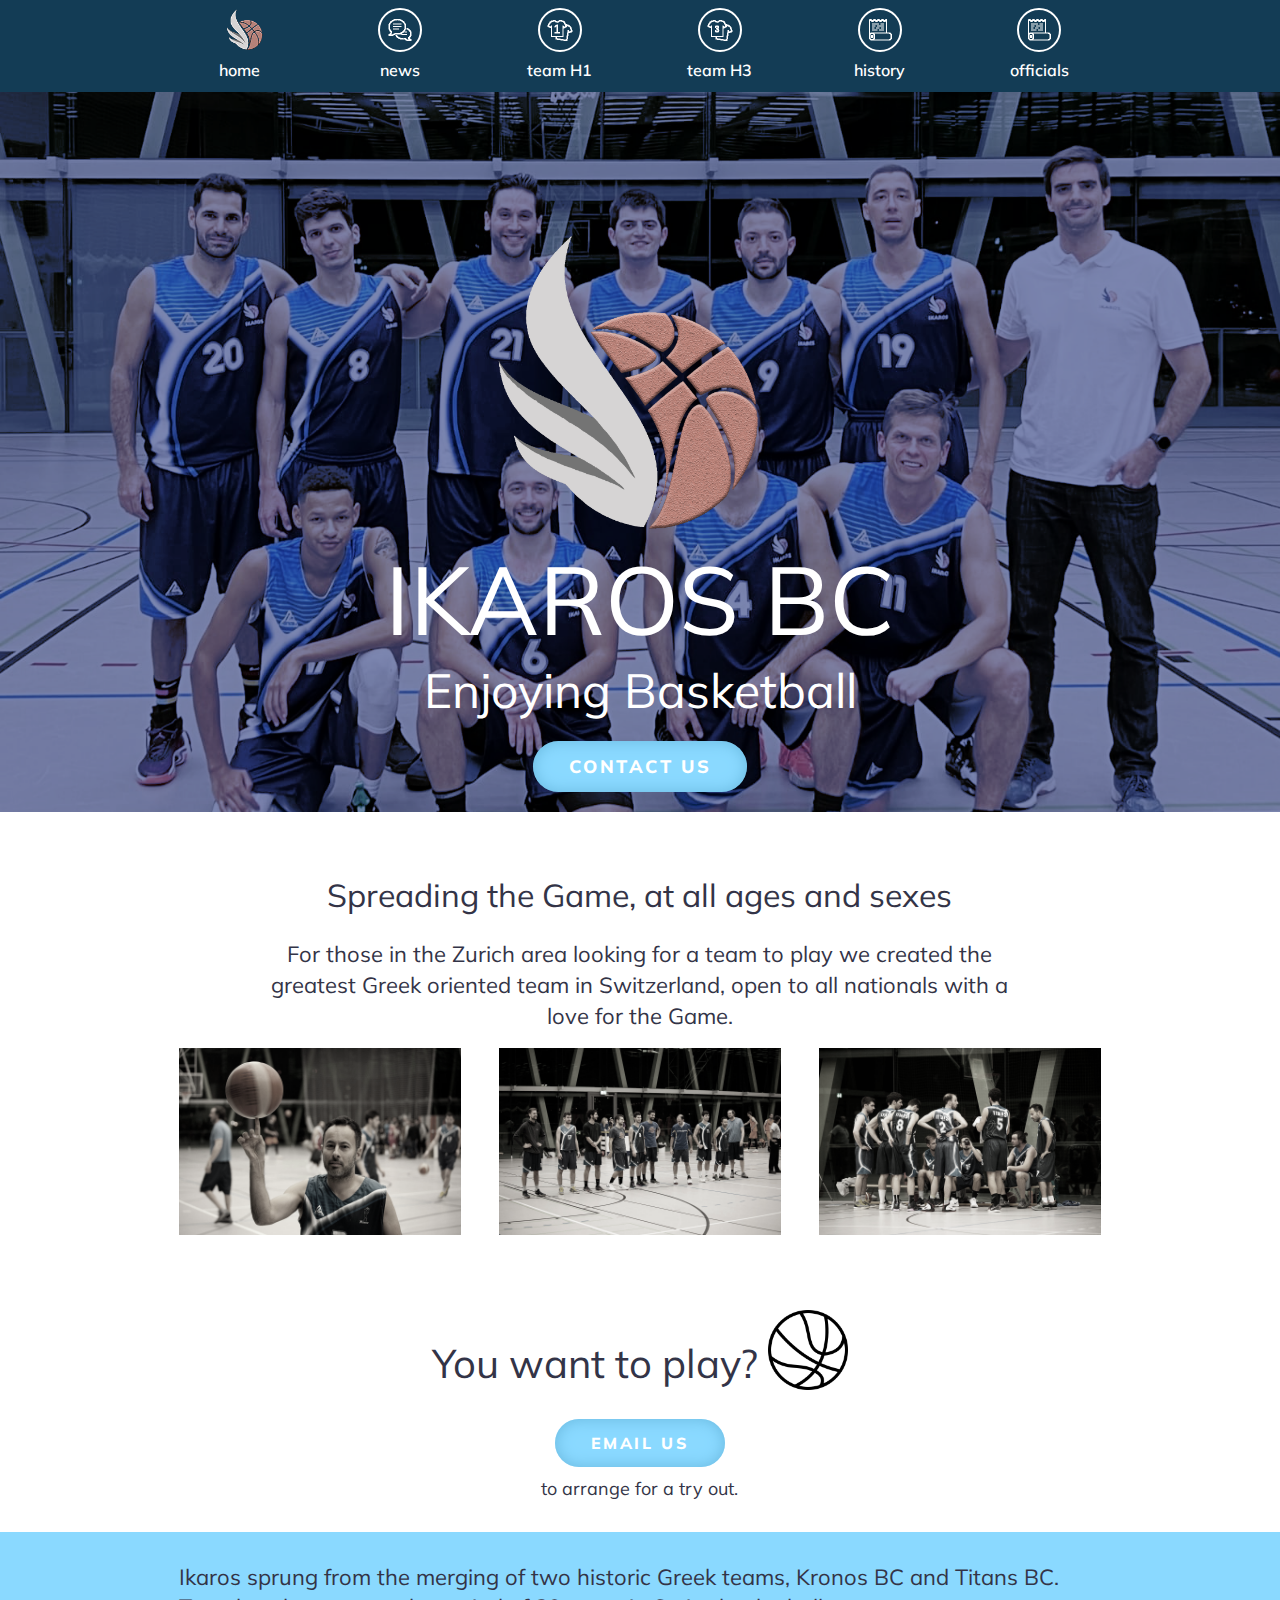
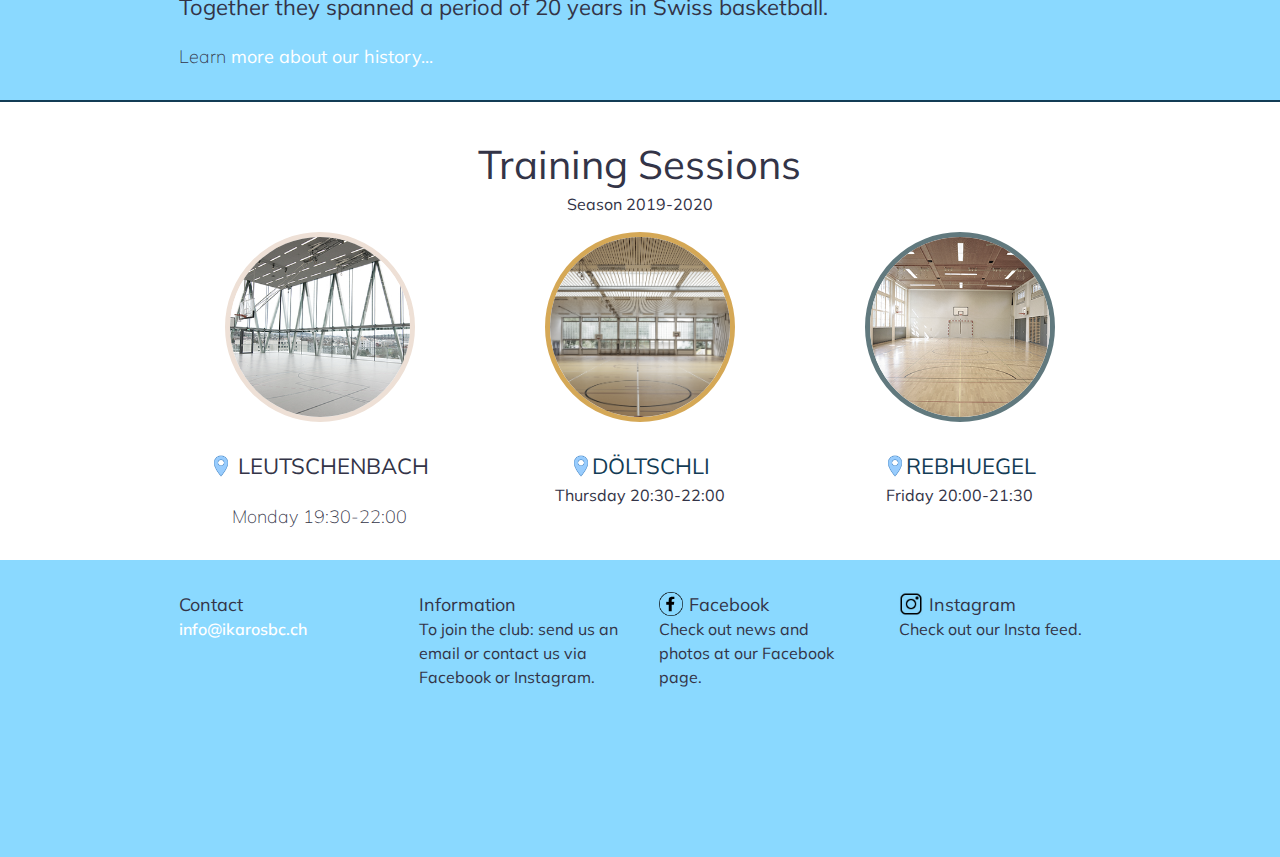
<file: members.html>
<!DOCTYPE html>
<html>

<head>
    
    
    <link rel="stylesheet" href="style.css">
    <link rel="stylesheet" href="grid/style2.css">
    <link href="https://fonts.googleapis.com/css?family=Muli:400,600,800&display=swap" rel="stylesheet">
    

  <link rel="stylesheet" href="grid/simple-grid.css">

    
    
</head>

<body>

    
    
    
<!-- **** HEADER ****   ----------------------------------->
 <!--    Made by Erik Terwan    -->
<!--   24th of November 2015   -->
<!--        MIT License        -->
    
        

  
<div id="menuToggle" class="full-band-dark">
    <!--
    A fake / hidden checkbox is used as click reciever,
    so you can use the :checked selector on it.
    -->
    <input type="checkbox" />
    
    <!--
    Some spans to act as a hamburger.
    
    They are acting like a real hamburger,
    not that McDonalds stuff.
    -->
    <span></span>
    <span></span>
    <span></span>
    
    <!--
    Too bad the menu has to be inside of the button
    but hey, it's pure CSS magic.
    -->
    <ul id="hamburgermenu">
     <li> <a href="index.html"> <img src="images/logo_white_transparent_mini.gif" class="logo_icon">home</a></li>
      <li><a href="news.html"><img src="images/icons8-communication-white.gif" class="microcircular">news</a></li>
      <li><a href="teamh1.html"><img src="images/icons8-teams-white1.gif" class="microcircular">team H1</a></li>
      <li><a href="teamh3.html"><img src="images/icons8-teams-white.gif" class="microcircular">team H3</a></li>
     <li> <a href="history.html" target="_blank"><img src="images/icons8-history-white.gif" class="microcircular">history</a></li>
        <li> <a href="officials.html" target="_blank"><img src="images/icons8-history-white.gif" class="microcircular">officials</a></li>
    </ul>
  </div>
            
    
<div class="full-band-dark  dark-bottom-border" id="vanish-in-small-screens">
  <div class="container">

      <div class="row">
                <div class="col-2 center">
                    <a href="index.html" class="menu"> <img src="images/logo_white_transparent_mini.gif" class="logo_icon">
                    <br> home</a>
                      </div>
                <div class="col-2 center">
                  <!-- This content will take up 3/12 (or 1/4) of the container -->
                  <a href="news.html" class="menu"><img src="images/icons8-communication-white.gif" class="microcircular"> <br>news</a>
                </div>
                <div class="col-2 center">
                  <!-- This content will take up 3/12 (or 1/4) of the container -->
                  <a href="teamh1.html" class="menu"><img src="images/icons8-teams-white1.gif" class="microcircular"> <br>team H1</a>
                </div>
                <div class="col-2 center">
                  <!-- This content will take up 3/12 (or 1/4) of the container -->
                  <a href="teamh3.html" class="menu"><img src="images/icons8-teams-white.gif" class="microcircular"> <br>team H3</a>
                </div>
                
                <div class="col-2 center">
                  <!-- This content will take up 3/12 (or 1/4) of the container -->
                  <a href="history.html" class="menu"><img src="images/icons8-history-white.gif" class="microcircular"> <br>history</a>
                </div>
                <div class="col-2 center">
                    <a href="officials.html" class="menu"><img src="images/icons8-history-white.gif" class="microcircular"> <br>officials</a></div>
                </div
                
        </div>
  </div>

</div>
<!-- **** end of HEADER ****   ----------------------------------->



  <div class="parallax">
    <div class="center_image_text_header">
        <img src="images/logo_white_transparent.gif" class="logo_large">
          <h1 class="header">IKAROS BC</h1>
          <h3 class="header">Enjoying Basketball</h3>
          <p>
          <a class="linkbutton" href="mailto:info@ikarosbc.ch?subject=iwannaplay">CONTACT US</a>
          </p>
      </div>
    
    </div>

  
      
  <!--    
  <div class="img-hover-zoom" >
      <img  src="images/banner_v4.gif" alt="central_banner">
      <div class="center_image_text_header">
          <h1 class="header">IKAROS BC</h1>
          <h3 class="header">Enjoying Basketball</h3>
          <p>
          <a class="linkbutton" href="mailto:info@ikarosbc.ch?subject=iwannaplay">CONTACT US</a>
          </p>
      </div>
  </div>
-->

  
<div class="container ">
    <div class="row">
        <div class="col-1"></div>
        <div class="col-10 centered mid-band">
            <h2>
                Spreading the Game, at all ages and sexes</h2><h3> For those in the Zurich area looking for a team to play
                we created the greatest Greek oriented team in Switzerland,
                open to all nationals with a love for the Game.
                
            </h3>
        </div>
    </div>
    
    <div class="row" >
        <div class="col-4 centered img-hover-zoom">
          <!-- This content will take up 3/12 (or 1/4) of the container -->
          <img class="greyscaled" src="images/media1.jpg">
        </div>
        <div class="col-4 img-hover-zoom">
          <!-- This content will take up 3/12 (or 1/4) of the container -->
            <img  class="greyscaled" src="images/media2.jpg" alt="media2">
        </div>
        <div class="col-4 img-hover-zoom">
          <!-- This content will take up 6/12 (or 1/2) of the container -->
            <img class="greyscaled" src="images/media3.jpg" alt="Avatar" class="image">

        </div>

    </div>
</div>






<div class="container">
  <div class="row pad-below">
    
    <div class="col-12 centered  mid-band">
        <h1>
            You want to play?
            <img src="images/basketball.png"style="width:80px;height:80px; margin-bottom:-12px;" >
        </h1>
    </div>
  </div>
  <div class="row ">
      <div class="col-12 centered">
        <a class="linkbutton" href="mailto:info@ikarosbc.ch?subject=iwannaplay">EMAIL US</a>
      <p>
      <font class="medium">
      to arrange
      for a try out.
      </font>
      </p>
      </div>
  </div>
</div>


<div class="full-band-light cerulean dark-bottom-border">
    <div class="container">
        <div class="row">
            <div class="col-12 ">
                <h3>Ikaros sprung from the merging of two historic Greek teams, Kronos BC and Titans BC. Together they spanned a period of 20 years in Swiss basketball.</h3>
                <p>
                Learn <a href="history.html" class="light-color">more about our history...</a></p>
            </div>
            
            
        </div>
    </div>
</div>



<div class="container">
    <div class="row">
        <div class="col-12 centered pad-below">
        <h1>Training Sessions</h1>
        Season 2019-2020
        </div>
    </div>
    <div class="row">
      <div class="col-4  centered">
        <!-- This content will take up 3/12 (or 1/4) of the container -->
        <img class="circular yellow-border greyscaled" src="images/leu.jpg">
          <h3><img src="images/location_marker.png" class="location-icon"><a href="" class="https://www.google.ch/maps/place/Schule+Leutschenbach/@47.4134948,8.5603224,17z/data=!3m1!4b1!4m5!3m4!1s0x479aa07a6c886e61:0x8267fccf390a3526!8m2!3d47.4134912!4d8.5625111?shorturl=1"> LEUTSCHENBACH</a></h3>
          <p>
        Monday 19:30-22:00
          </p>
      </div>
      <div class="col-4  centered">
        <img class="circular mango-border greyscaled" src="images/doeltschli.jpeg">
          <h3><img src="images/location_marker.png" class="location-icon"><a href="https://goo.gl/maps/eSDcr43bbYwbZLpd7">DÖLTSCHLI</a></h3>
        Thursday 20:30-22:00
      </div>
      <div class="col-4  centered">
        <img class="circular cerulean-border greyscaled" src="images/rebhuegel.jpg">
          <h3><img src="images/location_marker.png" class="location-icon"><a href="https://www.google.ch/maps/place/Schulhaus+Rebh%C3%BCgel/@47.3653821,8.5145826,17z/data=!3m1!4b1!4m5!3m4!1s0x479009f4c4b4ecb1:0x99a1f4c34828af50!8m2!3d47.3653821!4d8.5167713">REBHUEGEL</a></h3>
        Friday 20:00-21:30
      </div>

    </div>





</div>



<div class="full-band-light cerulean footer">
  <div class="container">
    <div class="row">
  <div class="col-3 ">
    <h4>Contact</h4>
    <a class="menu" href="mailto:info@ikarosbc.ch?subject=iwannaplay">info@ikarosbc.ch</a>
    </div>
  <div class="col-3 ">
    <h4>Information</h4>
    To join the club: send us an email or contact us via Facebook or Instagram.
  </div>

  <div class="col-3 ">
    <h4><img class="icon" src="images/facebook.png" style="width:24px;height:24px;">Facebook</h4>
    Check out news and photos at our Facebook page.
  </div>

  <div class="col-3 ">
    <h4><img class="icon" src="images/instagram.png" style="width:24px;height:24px;">Instagram</h4>
    Check out our Insta feed.
  </div>

  </div>
  </div>
</div>

</body>
</html>
</file>
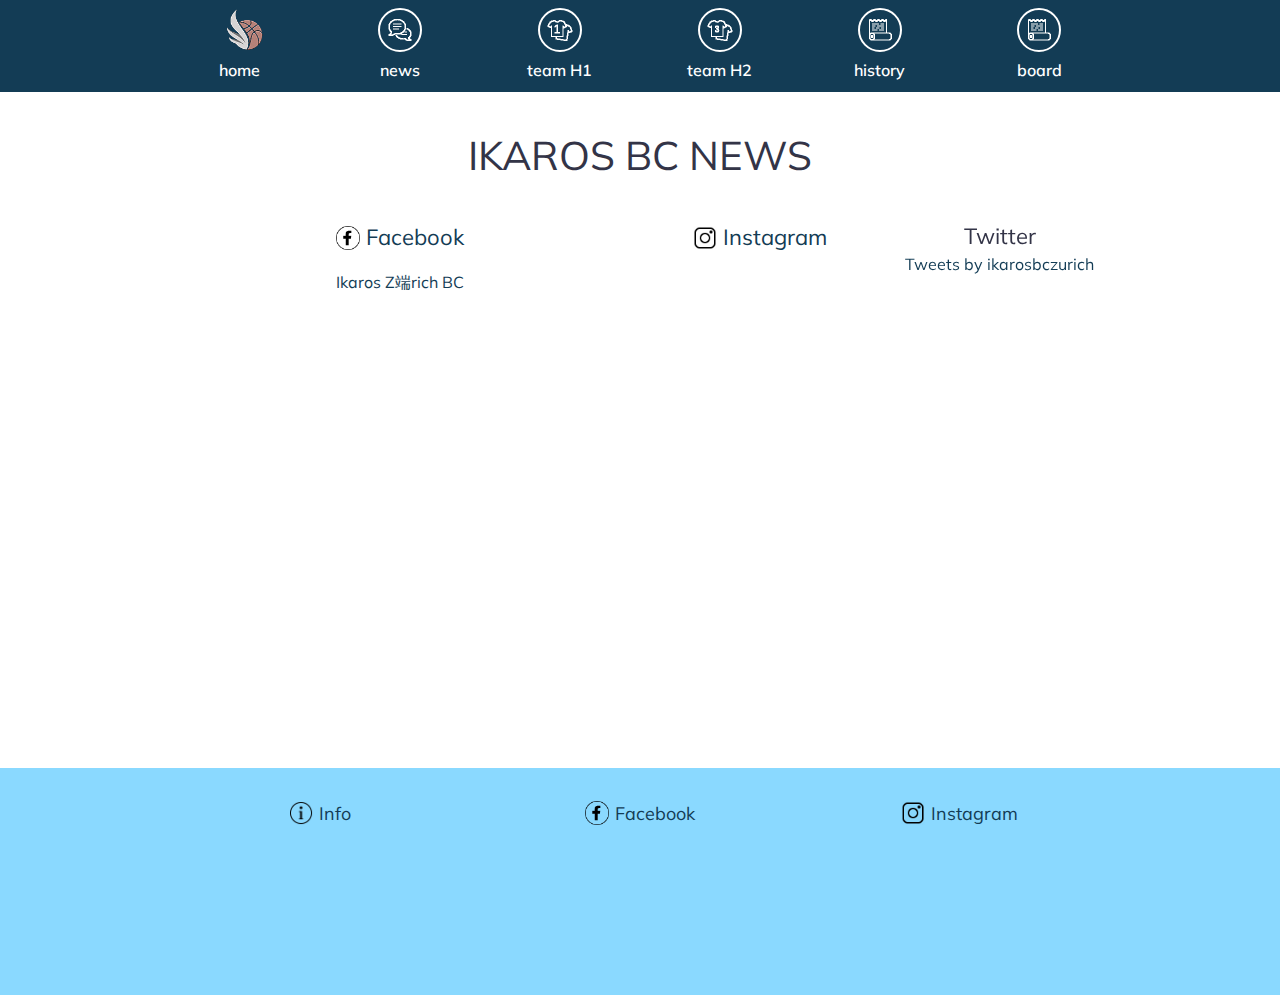
<file: news.html>
<!DOCTYPE html>
<html>

<head><meta http-equiv="Content-Type" content="text/html; charset=euc-jp">
    
    
    <link rel="stylesheet" href="style.css">
    <link rel="stylesheet" href="grid/style2.css">
    <link href="https://fonts.googleapis.com/css?family=Muli:400,600,800&display=swap" rel="stylesheet">
    

  <link rel="stylesheet" href="grid/simple-grid.css">

    
    
</head>

<body>

<div id="fb-root"></div>
<script async defer crossorigin="anonymous" src="https://connect.facebook.net/en_US/sdk.js#xfbml=1&version=v4.0"></script>

    
    
   
<!-- **** HEADER ****   ----------------------------------->
 <!--    Made by Erik Terwan    -->
<!--   24th of November 2015   -->
<!--        MIT License        -->
    
        

  
<div id="menuToggle" class="full-band-dark">
    <!--
    A fake / hidden checkbox is used as click reciever,
    so you can use the :checked selector on it.
    -->
    <input type="checkbox" />
    
    <!--
    Some spans to act as a hamburger.
    
    They are acting like a real hamburger,
    not that McDonalds stuff.
    -->
    <span></span>
    <span></span>
    <span></span>
    
    <!--
    Too bad the menu has to be inside of the button
    but hey, it's pure CSS magic.
    -->
    <ul id="hamburgermenu">
     <li> <a href="index.html"> <img src="images/logo_white_transparent_mini.gif" class="logo_icon">home</a></li>
      <li><a href="news.html"><img src="images/icons8-communication-white.gif" class="microcircular">news</a></li>
      <li><a href="teamh1.html"><img src="images/icons8-teams-white1.gif" class="microcircular">team H1</a></li>
      <li><a href="teamh2.html"><img src="images/icons8-teams-white.gif" class="microcircular">team H2</a></li>
     <li> <a href="history.html" target="_blank"><img src="images/icons8-history-white.gif" class="microcircular">history</a></li>
        <li> <a href="board.html" target="_blank"><img src="images/icons8-history-white.gif" class="microcircular">board</a></li>
    </ul>
  </div>
            
    
<div class="full-band-dark  dark-bottom-border" id="vanish-in-small-screens">
  <div class="container">

      <div class="row">
                <div class="col-2 center">
                    <a href="index.html" class="menu"> <img src="images/logo_white_transparent_mini.gif" class="logo_icon">
                    <br> home</a>
                      </div>
                <div class="col-2 center">
                  <!-- This content will take up 3/12 (or 1/4) of the container -->
                  <a href="news.html" class="menu"><img src="images/icons8-communication-white.gif" class="microcircular"> <br>news</a>
                </div>
                <div class="col-2 center">
                  <!-- This content will take up 3/12 (or 1/4) of the container -->
                  <a href="teamh1.html" class="menu"><img src="images/icons8-teams-white1.gif" class="microcircular"> <br>team H1</a>
                </div>
                <div class="col-2 center">
                  <!-- This content will take up 3/12 (or 1/4) of the container -->
                  <a href="teamh2.html" class="menu"><img src="images/icons8-teams-white.gif" class="microcircular"> <br>team H2</a>
                </div>
                
                <div class="col-2 center">
                  <!-- This content will take up 3/12 (or 1/4) of the container -->
                  <a href="history.html" class="menu"><img src="images/icons8-history-white.gif" class="microcircular"> <br>history</a>
                </div>
                <div class="col-2 center">
                    <a href="board.html" class="menu"><img src="images/icons8-history-white.gif" class="microcircular"> <br>board</a></div>
                </div
                
        </div>
  </div>

</div>
<!-- **** end of HEADER ****   ----------------------------------->




  
<div class="container ">
    
    <div class="row">
        <div class="col-12 centered">
            <h1>IKAROS BC NEWS</h1>
        </div>
        
        
    </div>
    
    
    <div class="row">
        <div class="col-6 centered">
            <h3><a href="https://www.facebook.com/ikaros.zurich.bc"><img class="icon" src="images/facebook.png" style="width:24px;height:24px;">Facebook</a></h3>
            <div class="fb-page" data-href="https://www.facebook.com/ikaros.zurich.bc" data-tabs="timeline,events,messages" data-width="500" data-height="500" data-small-header="false" data-adapt-container-width="true" data-hide-cover="true" data-show-facepile="false"><blockquote cite="https://www.facebook.com/ikaros.zurich.bc" class="fb-xfbml-parse-ignore"><a href="https://www.facebook.com/ikaros.zurich.bc">Ikaros Zürich BC</a></blockquote></div>
        </div>
        
        
        <div class="col-3 centered">
            <h3><a href="https://www.instagram.com/ikaros.zurich.bc"><img class="icon" src="images/instagram.png" style="width:24px;height:24px;">Instagram</a></h3>
        <iframe src="http://instaembedder.com/gallery-v2.php?width=125&cols=5&rows=3&margin=8&color=gray&likes=1&share_buttons=1&comments=1&date=1&link=1&frame=1&image_border=8&frame_color=white&cid=12379&" frameborder="0"  height="500" ></iframe>
            </div>
        
        <div class="col-3 centered">
            <h3>Twitter</h3>
            <a class="twitter-timeline" href="https://twitter.com/ikaroszurichbc?ref_src=twsrc%5Etfw">Tweets by ikarosbczurich</a> <script async src="https://platform.twitter.com/widgets.js" charset="utf-8"></script>
        </div>
    </div>
    
    
</div>






<!-- **** FOOTER ****   ----------------------------------->

<div class="full-band-light cerulean footer">
  <div class="container">
    <div class="row">
  <div class="col-4 centered">
      <h4><a  href="mailto:ikarosbc@proton.me?subject=iwannaplay">
          <img class="icon" src="images/icons8-info-50.png" style="width:24px;height:24px;">Info</a></h4>
      
    </div>
  

  <div class="col-4 centered">
      <h4><a href="https://www.facebook.com/ikaros.zurich.bc"><img class="icon" src="images/facebook.png" style="width:24px;height:24px;">Facebook</a></h4>
      
  </div>

  <div class="col-4 centered">
      <h4><a href="https://www.instagram.com/ikaros.zurich.bc"><img class="icon" src="images/instagram.png" style="width:24px;height:24px;">Instagram</a></h4>
  </div>

  </div>
  </div>
</div>
<!-- **** end of FOOTER ****   ----------------------------------->

</body>
</html>
</file>
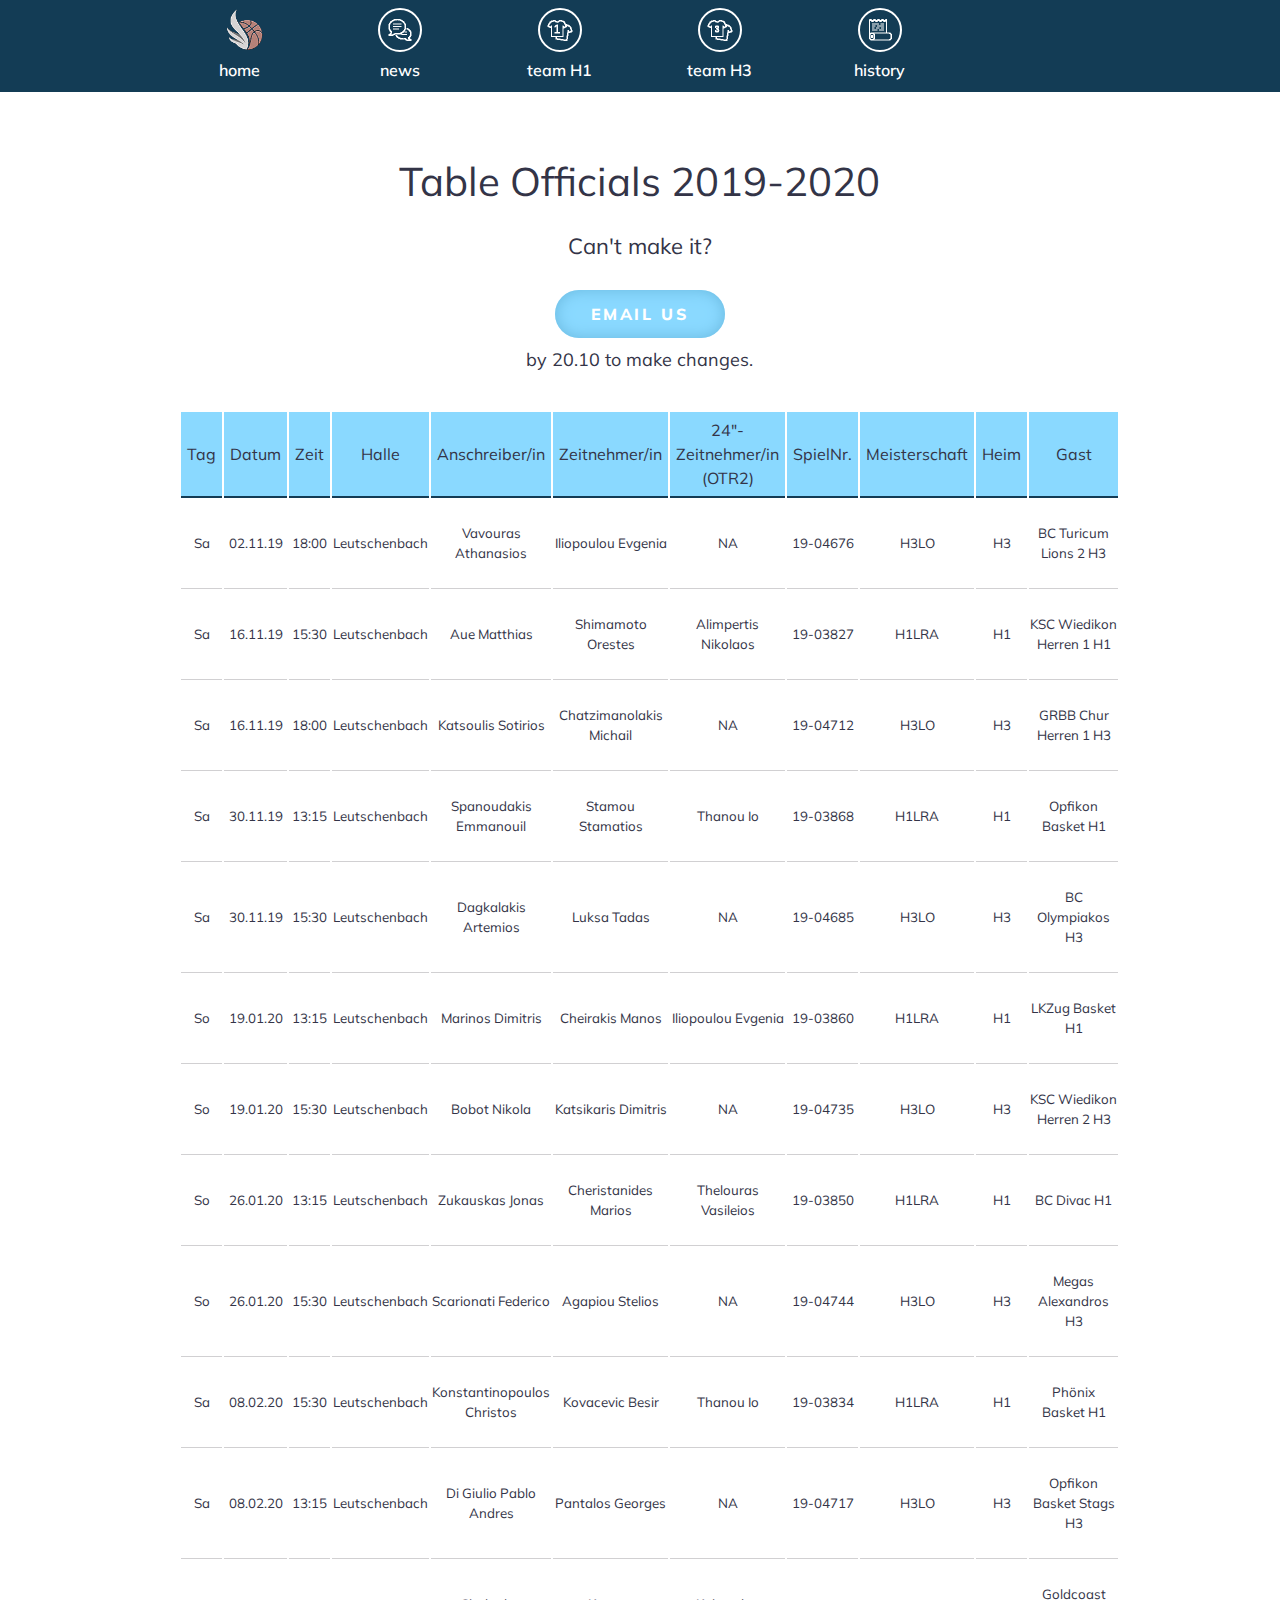
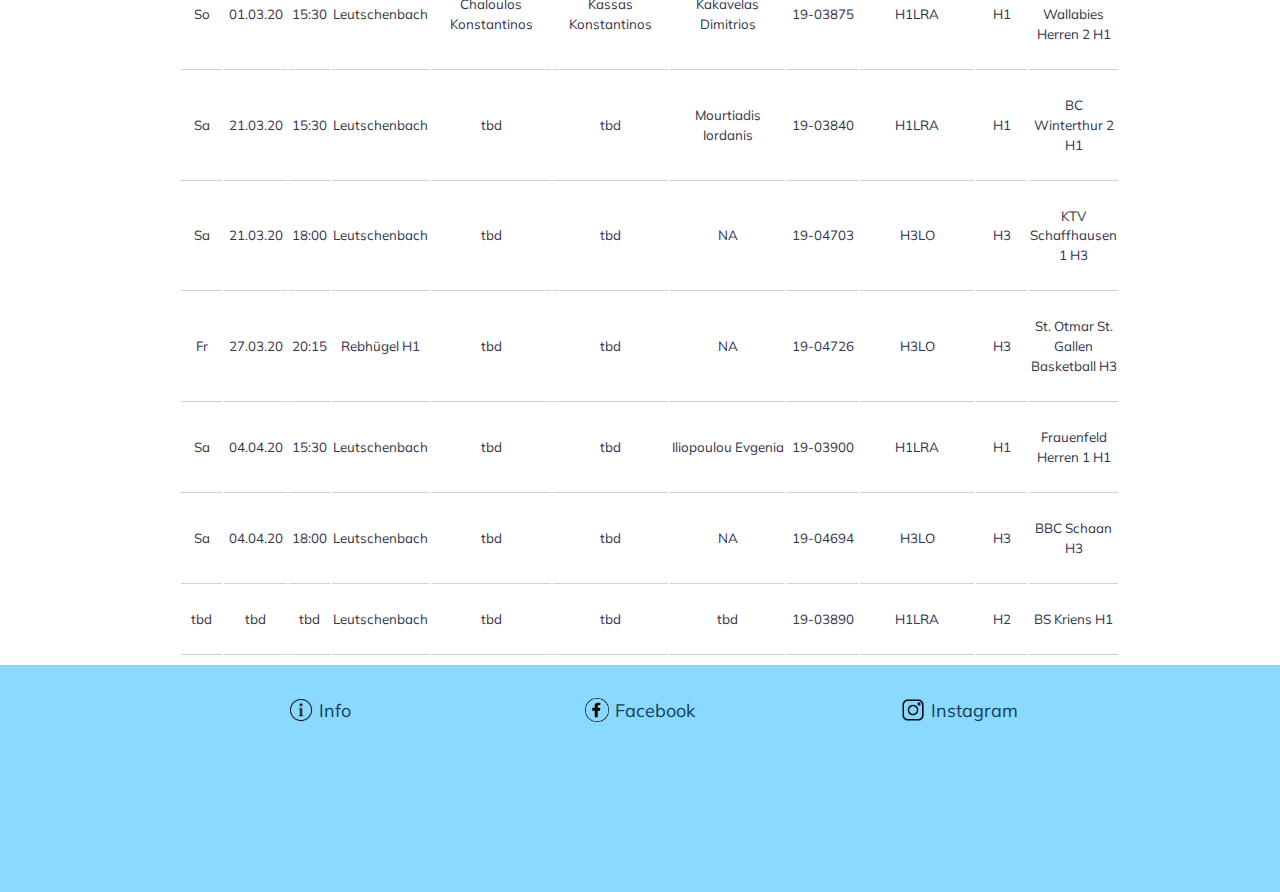
<file: officials BACKUP SAKIS.html>
<!DOCTYPE html>
<html>

<head>
    
    
    <link rel="stylesheet" href="style.css">
    <link rel="stylesheet" href="grid/style2.css">
    <link href="https://fonts.googleapis.com/css?family=Muli:400,600,800&display=swap" rel="stylesheet">
    

  <link rel="stylesheet" href="grid/simple-grid.css">

    
    
</head>

<body>

    
    
    
<!-- **** HEADER ****   ----------------------------------->
 <!--    Made by Erik Terwan    -->
<!--   24th of November 2015   -->
<!--        MIT License        -->
    
        

  
<div id="menuToggle" class="full-band-dark">
    <!--
    A fake / hidden checkbox is used as click reciever,
    so you can use the :checked selector on it.
    -->
    <input type="checkbox" />
    
    <!--
    Some spans to act as a hamburger.
    
    They are acting like a real hamburger,
    not that McDonalds stuff.
    -->
    <span></span>
    <span></span>
    <span></span>
    
    <!--
    Too bad the menu has to be inside of the button
    but hey, it's pure CSS magic.
    -->
    <ul id="hamburgermenu">
     <li> <a href="home.html"> <img src="images/logo_white_transparent_mini.gif" class="logo_icon">home</a></li>
      <li><a href="news.html"><img src="images/icons8-communication-white.gif" class="microcircular">news</a></li>
      <li><a href="teamh1.html"><img src="images/icons8-teams-white1.gif" class="microcircular">team H1</a></li>
      <li><a href="teamh3.html"><img src="images/icons8-teams-white.gif" class="microcircular">team H3</a></li>
     <li> <a href="history.html" target="_blank"><img src="images/icons8-history-white.gif" class="microcircular">history</a></li>
    </ul>
  </div>
            
    
<div class="full-band-dark  dark-bottom-border" id="vanish-in-small-screens">
  <div class="container">

      <div class="row">
                <div class="col-2 center">
                    <a href="home.html" class="menu"> <img src="images/logo_white_transparent_mini.gif" class="logo_icon">
                    <br> home</a>
                      </div>
                <div class="col-2 center">
                  <!-- This content will take up 3/12 (or 1/4) of the container -->
                  <a href="news.html" class="menu"><img src="images/icons8-communication-white.gif" class="microcircular"> <br>news</a>
                </div>
                <div class="col-2 center">
                  <!-- This content will take up 3/12 (or 1/4) of the container -->
                  <a href="teamh1.html" class="menu"><img src="images/icons8-teams-white1.gif" class="microcircular"> <br>team H1</a>
                </div>
                <div class="col-2 center">
                  <!-- This content will take up 3/12 (or 1/4) of the container -->
                  <a href="teamh3.html" class="menu"><img src="images/icons8-teams-white.gif" class="microcircular"> <br>team H3</a>
                </div>
                
                <div class="col-2 center">
                  <!-- This content will take up 3/12 (or 1/4) of the container -->
                  <a href="history.html" class="menu"><img src="images/icons8-history-white.gif" class="microcircular"> <br>history</a>
                </div>
                <!--<div class="col-2 center">
                    <a href="members.html" class="menu"><img src="images/icons8-crowdfunding-80.png" class="microcircular"> <br>sponsors</a>
                </div>-->
                
        </div>
  </div>

</div>

    
    <div class="container">
  <div class="row pad-below">
    
    <div class="col-12 centered  mid-band">
        <h1>
            Table Officials 2019-2020
        </h1>
        
        <h3>Can't make it?</h3>
    </div>
  </div>
  <div class="row ">
      <div class="col-12 centered">
        <a class="linkbutton" href="mailto:info@ikarosbc.ch?subject=iwannaplay">EMAIL US</a>
      <p>
      <font class="medium">
      by 20.10 to make changes.
      </font>
      </p>
      </div>
  </div>
</div>
  
<div class="container ">
    <div class="row">
        <div class="col-12">
        <table class="tableizer-table">
<thead><tr class="tableizer-firstrow"><th>Tag</th><th>Datum</th><th>Zeit</th><th>Halle</th><th>Anschreiber/in</th><th>Zeitnehmer/in</th><th>24"-Zeitnehmer/in (OTR2)</th><th>SpielNr.</th><th>Meisterschaft</th><th>Heim</th><th>Gast</th></tr></thead><tbody>
 <tr><td>Sa</td><td>02.11.19</td><td>18:00</td><td>Leutschenbach </td><td>Vavouras Athanasios</td><td>Iliopoulou Evgenia</td><td>NA</td><td>19-04676</td><td>H3LO</td><td> H3</td><td>BC Turicum Lions 2 H3</td></tr>
 <tr><td>Sa</td><td>16.11.19</td><td>15:30</td><td>Leutschenbach </td><td>Aue Matthias</td><td>Shimamoto Orestes</td><td>Alimpertis Nikolaos</td><td>19-03827</td><td>H1LRA</td><td>H1</td><td>KSC Wiedikon Herren 1 H1</td></tr>
 <tr><td>Sa</td><td>16.11.19</td><td>18:00</td><td>Leutschenbach </td><td>Katsoulis Sotirios</td><td>Chatzimanolakis Michail</td><td>NA</td><td>19-04712</td><td>H3LO</td><td> H3</td><td>GRBB Chur Herren 1 H3</td></tr>
 <tr><td>Sa</td><td>30.11.19</td><td>13:15</td><td>Leutschenbach </td><td>Spanoudakis Emmanouil</td><td>Stamou Stamatios</td><td>Thanou Io</td><td>19-03868</td><td>H1LRA</td><td>H1</td><td>Opfikon Basket H1</td></tr>
 <tr><td>Sa</td><td>30.11.19</td><td>15:30</td><td>Leutschenbach </td><td>Dagkalakis Artemios</td><td>Luksa Tadas</td><td>NA</td><td>19-04685</td><td>H3LO</td><td> H3</td><td>BC Olympiakos H3</td></tr>
 <tr><td>So</td><td>19.01.20</td><td>13:15</td><td>Leutschenbach </td><td>Marinos Dimitris</td><td>Cheirakis Manos</td><td>Iliopoulou Evgenia</td><td>19-03860</td><td>H1LRA</td><td>H1</td><td>LKZug Basket H1</td></tr>
 <tr><td>So</td><td>19.01.20</td><td>15:30</td><td>Leutschenbach </td><td>Bobot Nikola</td><td>Katsikaris Dimitris</td><td>NA</td><td>19-04735</td><td>H3LO</td><td> H3</td><td>KSC Wiedikon Herren 2 H3</td></tr>
 <tr><td>So</td><td>26.01.20</td><td>13:15</td><td>Leutschenbach </td><td>Zukauskas Jonas</td><td>Cheristanides Marios</td><td>Thelouras Vasileios</td><td>19-03850</td><td>H1LRA</td><td>H1</td><td>BC Divac H1</td></tr>
 <tr><td>So</td><td>26.01.20</td><td>15:30</td><td>Leutschenbach </td><td>Scarionati Federico</td><td>Agapiou Stelios</td><td>NA</td><td>19-04744</td><td>H3LO</td><td> H3</td><td>Megas Alexandros H3</td></tr>
 <tr><td>Sa</td><td>08.02.20</td><td>15:30</td><td>Leutschenbach </td><td>Konstantinopoulos Christos</td><td>Kovacevic Besir</td><td>Thanou Io</td><td>19-03834</td><td>H1LRA</td><td>H1</td><td>Phönix Basket H1</td></tr>
 <tr><td>Sa</td><td>08.02.20</td><td>13:15</td><td>Leutschenbach </td><td>Di Giulio Pablo Andres</td><td>Pantalos Georges</td><td>NA</td><td>19-04717</td><td>H3LO</td><td> H3</td><td>Opfikon Basket Stags H3</td></tr>
 <tr><td>So</td><td>01.03.20</td><td>15:30</td><td>Leutschenbach </td><td>Chaloulos Konstantinos</td><td>Kassas Konstantinos</td><td>Kakavelas Dimitrios</td><td>19-03875</td><td>H1LRA</td><td>H1</td><td>Goldcoast Wallabies Herren 2 H1</td></tr>
 <tr><td>Sa</td><td>21.03.20</td><td>15:30</td><td>Leutschenbach </td><td>tbd</td><td>tbd</td><td>Mourtiadis Iordanis</td><td>19-03840</td><td>H1LRA</td><td>H1</td><td>BC Winterthur 2 H1</td></tr>
 <tr><td>Sa</td><td>21.03.20</td><td>18:00</td><td>Leutschenbach </td><td>tbd</td><td>tbd</td><td>NA</td><td>19-04703</td><td>H3LO</td><td> H3</td><td>KTV Schaffhausen 1 H3</td></tr>
 <tr><td>Fr</td><td>27.03.20</td><td>20:15</td><td>Rebhügel H1 </td><td>tbd</td><td>tbd</td><td>NA</td><td>19-04726</td><td>H3LO</td><td> H3</td><td>St. Otmar St. Gallen Basketball H3</td></tr>
 <tr><td>Sa</td><td>04.04.20</td><td>15:30</td><td>Leutschenbach </td><td>tbd</td><td>tbd</td><td>Iliopoulou Evgenia</td><td>19-03900</td><td>H1LRA</td><td>H1</td><td>Frauenfeld Herren 1 H1</td></tr>
 <tr><td>Sa</td><td>04.04.20</td><td>18:00</td><td>Leutschenbach </td><td>tbd</td><td>tbd</td><td>NA</td><td>19-04694</td><td>H3LO</td><td> H3</td><td>BBC Schaan H3</td></tr>
 <tr><td>tbd</td><td>tbd</td><td>tbd</td><td>Leutschenbach </td><td>tbd</td><td>tbd</td><td>tbd</td><td>19-03890</td><td>H1LRA</td><td>H2</td><td>BS Kriens H1</td></tr>
</tbody></table>
        
        </div>
        
    </div>
    
    
</div>









<!-- **** FOOTER ****   ----------------------------------->

<div class="full-band-light cerulean footer">
  <div class="container">
    <div class="row">
  <div class="col-4 centered">
      <h4><a  href="mailto:info@ikarosbc.ch?subject=iwannaplay">
          <img class="icon" src="images/icons8-info-50.png" style="width:24px;height:24px;">Info</a></h4>
      
    </div>
  

  <div class="col-4 centered">
      <h4><a href="https://www.facebook.com/ikaros.zurich.bc"><img class="icon" src="images/facebook.png" style="width:24px;height:24px;">Facebook</a></h4>
      
  </div>

  <div class="col-4 centered">
      <h4><a href="https://www.instagram.com/ikaros.zurich.bc"><img class="icon" src="images/instagram.png" style="width:24px;height:24px;">Instagram</a></h4>
  </div>

  </div>
  </div>
</div>
<!-- **** end of FOOTER ****   ----------------------------------->

</body>
</html>
</file>
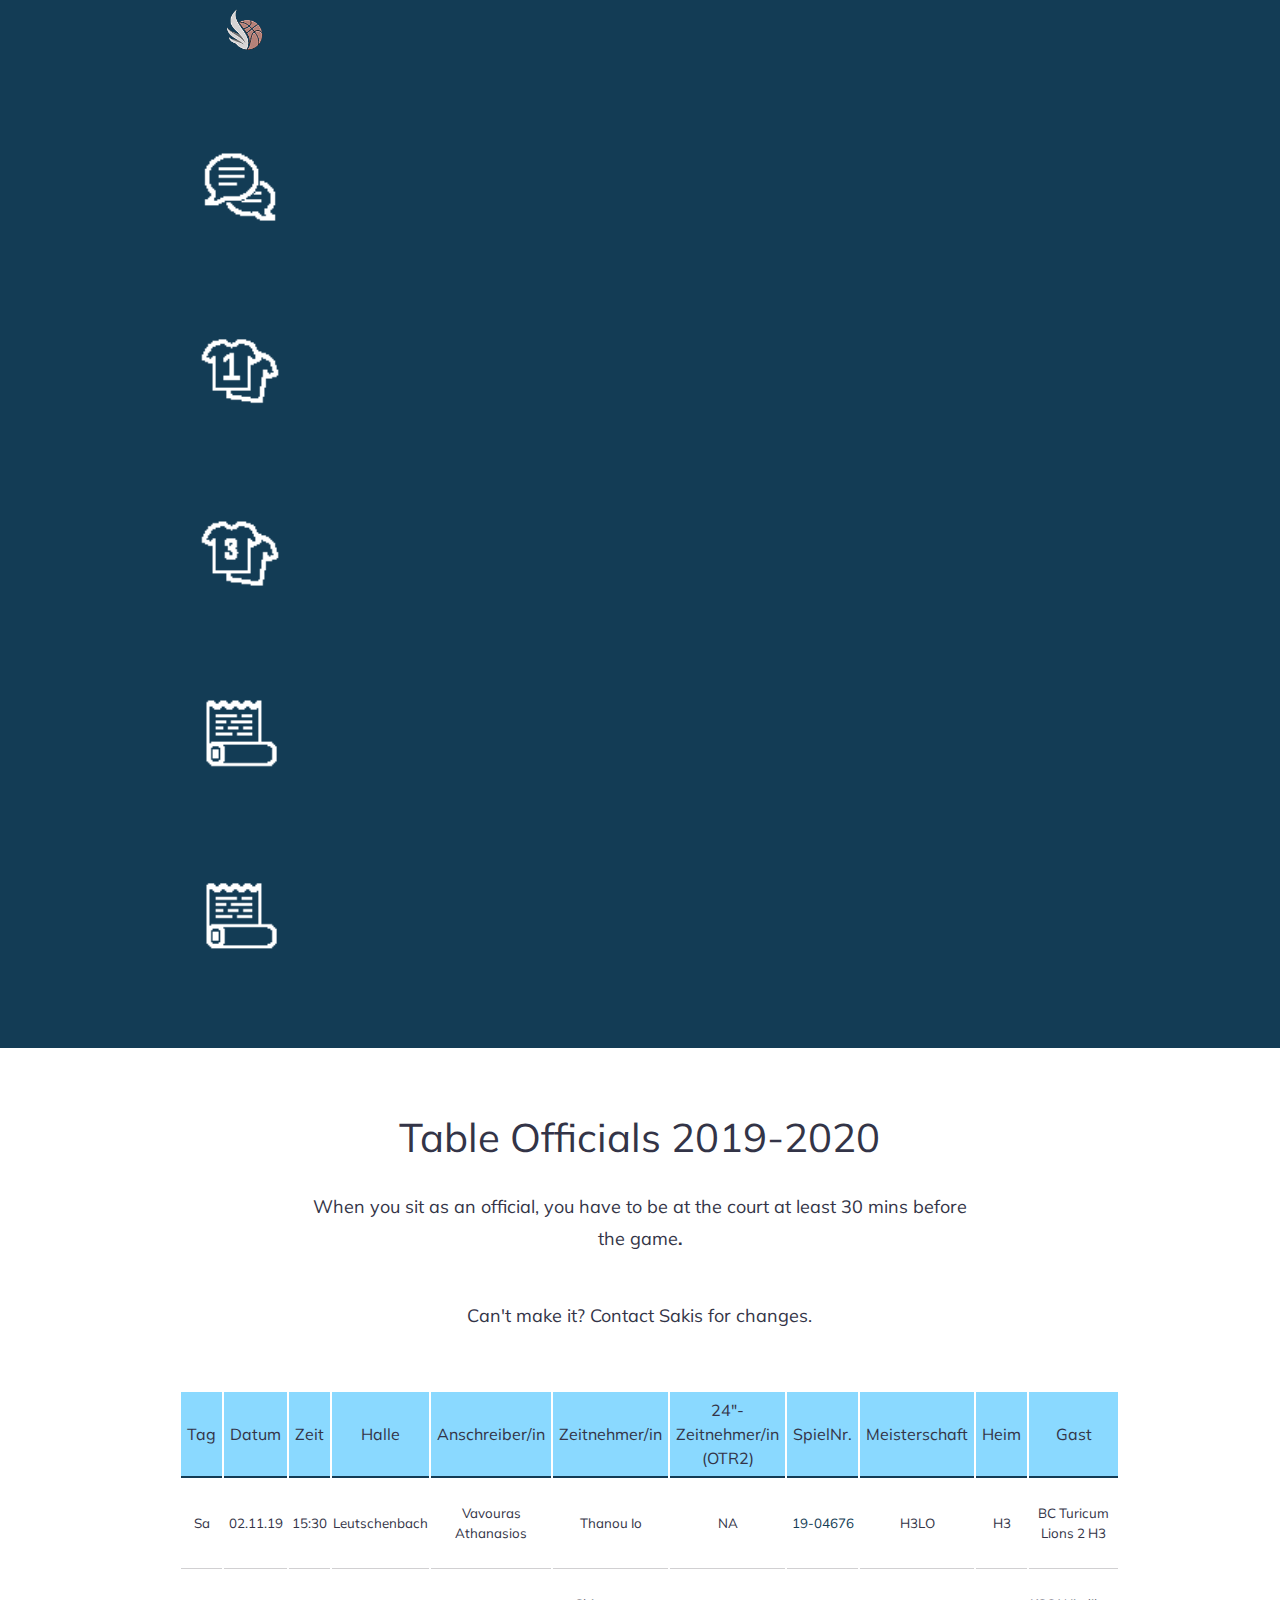
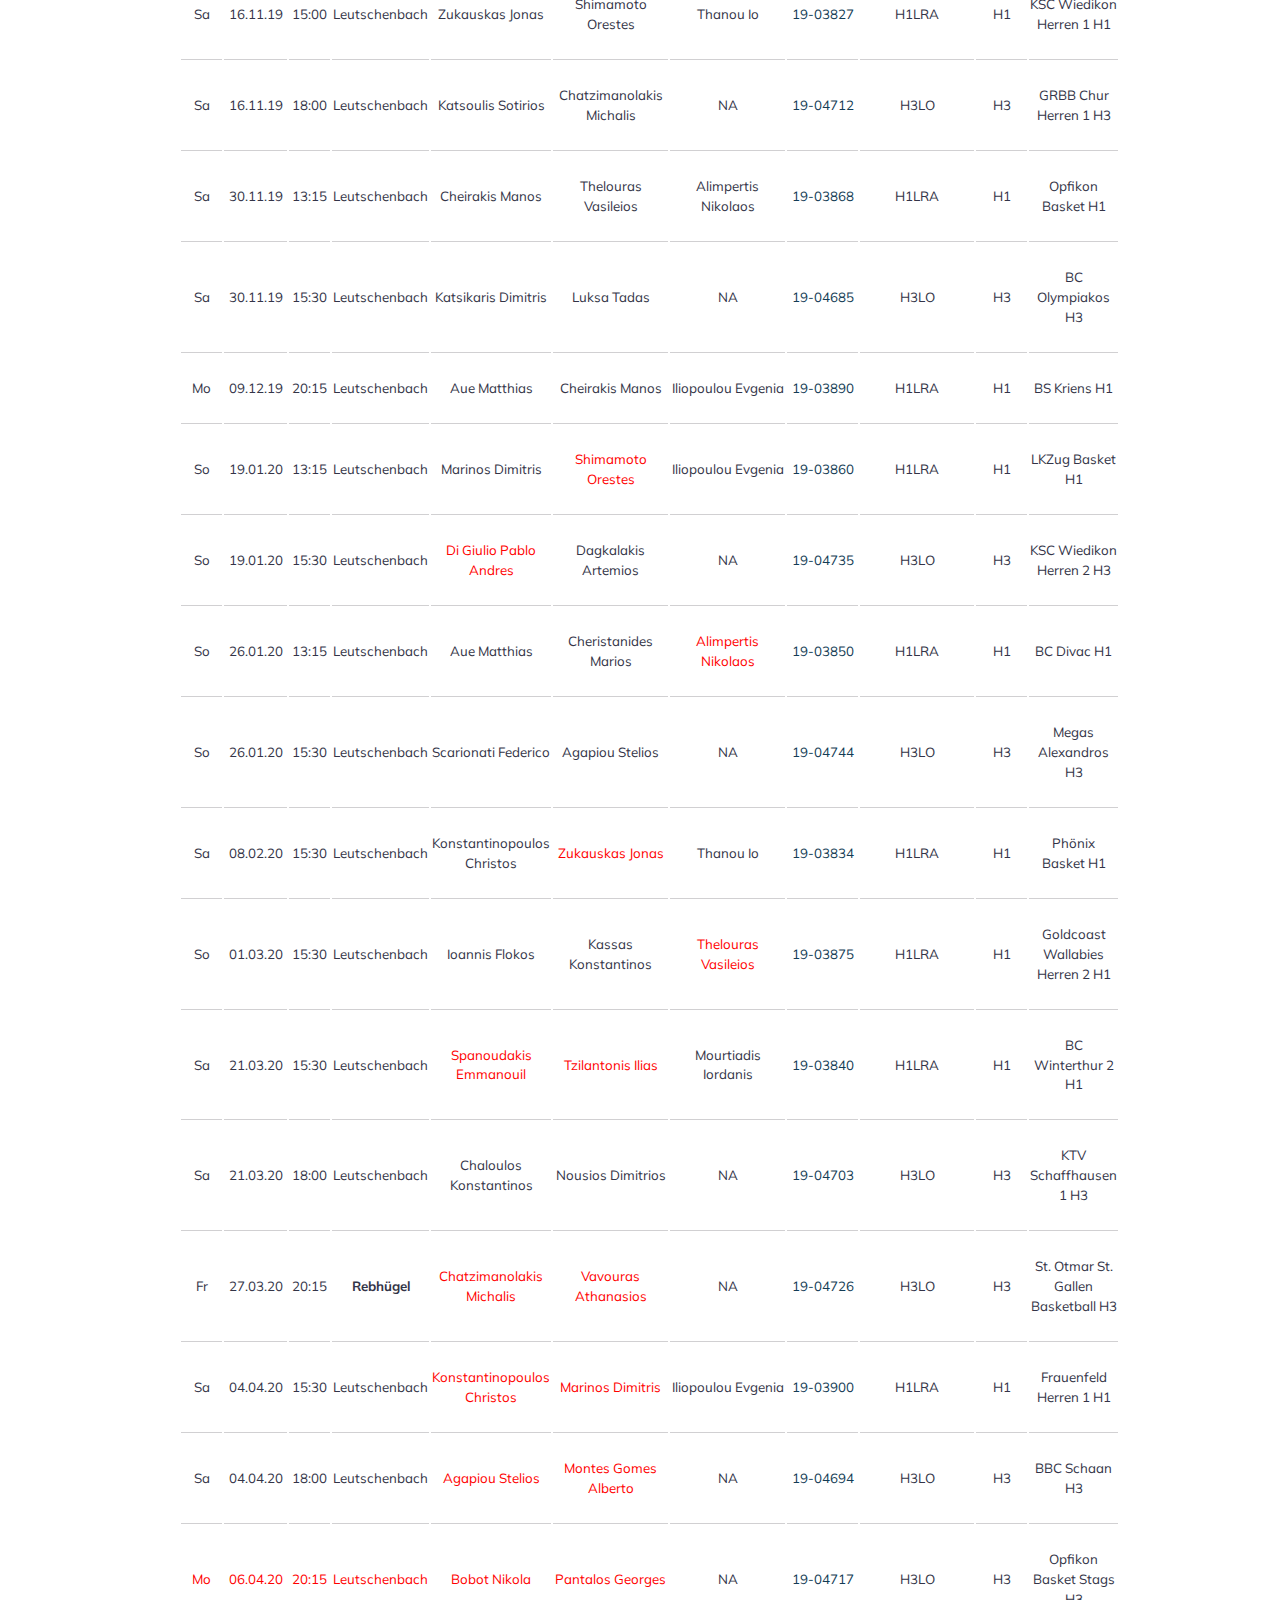
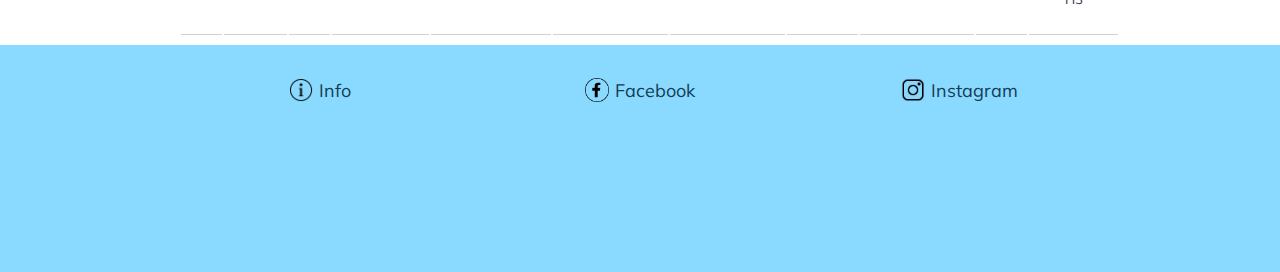
<file: officials2.html>
<!DOCTYPE html>
<html>
<head><meta http-equiv="Content-Type" content="text/html; charset=utf-8">
	<title></title>
	<link href="style.css" rel="stylesheet" />
	<link href="grid/style2.css" rel="stylesheet" />
	<link href="https://fonts.googleapis.com/css?family=Muli:400,600,800&amp;display=swap" rel="stylesheet" />
	<link href="grid/simple-grid.css" rel="stylesheet" />
</head>
<body><!-- **** HEADER ****   -----------------------------------><!--    Made by Erik Terwan    --><!--   24th of November 2015   --><!--        MIT License        -->
<div class="full-band-dark" id="menuToggle"><!--
    A fake / hidden checkbox is used as click reciever,
    so you can use the :checked selector on it.
    --><input type="checkbox" /> <!--
    Some spans to act as a hamburger.
    
    They are acting like a real hamburger,
    not that McDonalds stuff.
    --> <!--
    Too bad the menu has to be inside of the button
    but hey, it's pure CSS magic.
    -->
<ul id="hamburgermenu">
	<li><a href="home.html"><img class="logo_icon" src="images/logo_white_transparent_mini.gif" />home</a></li>
	<li><a href="news.html"><img class="microcircular" src="images/icons8-communication-white.gif" />news</a></li>
	<li><a href="teamh1.html"><img class="microcircular" src="images/icons8-teams-white1.gif" />team H1</a></li>
	<li><a href="teamh3.html"><img class="microcircular" src="images/icons8-teams-white.gif" />team H3</a></li>
	<li><a href="history.html" target="_blank"><img class="microcircular" src="images/icons8-history-white.gif" />history</a></li>
	<li><a href="officials.html" target="_blank"><img src="images/icons8-history-white.gif" />officials</a></li>
</ul>
</div>

<div class="full-band-dark  dark-bottom-border" id="vanish-in-small-screens">
<div class="container">
<div class="row">
<div class="col-2 center"><a class="menu" href="home.html"><img class="logo_icon" src="images/logo_white_transparent_mini.gif" /></a>

<p><a href="home.html">home</a></p>

<p><a href="news.html"><img src="images/icons8-communication-white.gif" /><br />
news</a></p>

<p><a href="teamh1.html"><img src="images/icons8-teams-white1.gif" /><br />
team H1</a></p>

<p><a href="teamh3.html"><img src="images/icons8-teams-white.gif" /><br />
team H3</a></p>

<p><a href="history.html"><img src="images/icons8-history-white.gif" /><br />
history</a></p>

<p><a href="officials.html"><img src="images/icons8-history-white.gif" /><br />
officials</a></p>
</div>
</div>
</div>
</div>

<div class="container">
<div class="row pad-below">
<div class="col-12 centered  mid-band">
<h1>Table Officials 2019-2020</h1>

<div class="container">
<div class="row ">
<div class="col-12 centered">
<p><span style="font-size:18px;">When you sit as an official, you have to be at the court <strong><span style="color:#FF0000;"><font class="strong orange">at least 30 mins before the game</font></span>.</strong></span></p>

<p></p>
</div>
</div>
</div>

<p><span style="font-size:18px;">Can&#39;t make it? Contact Sakis for changes.</span></p>
</div>
</div>
</div>

<div class="container ">
<div class="row">
<div class="col-12">
<table class="tableizer-table">
	<thead>
		<tr class="tableizer-firstrow">
			<th>Tag</th>
			<th>Datum</th>
			<th>Zeit</th>
			<th>Halle</th>
			<th>Anschreiber/in</th>
			<th>Zeitnehmer/in</th>
			<th>24&quot;-Zeitnehmer/in (OTR2)</th>
			<th>SpielNr.</th>
			<th>Meisterschaft</th>
			<th>Heim</th>
			<th>Gast</th>
		</tr>
	</thead>
	<tbody>
		<tr>
			<td>Sa</td>
			<td>02.11.19</td>
			<td>15:30</td>
			<td>Leutschenbach</td>
			<td>Vavouras Athanasios</td>
			<td>Thanou Io</td>
			<td>NA</td>
			<td><a href="tel:19-04676">19-04676</a></td>
			<td>H3LO</td>
			<td>H3</td>
			<td>BC Turicum Lions 2 H3</td>
		</tr>
		<tr>
			<td>Sa</td>
			<td>16.11.19</td>
			<td>15:00</td>
			<td>Leutschenbach</td>
			<td>Zukauskas Jonas</td>
			<td>Shimamoto Orestes</td>
			<td>Thanou Io</td>
			<td><a href="tel:19-03827">19-03827</a></td>
			<td>H1LRA</td>
			<td>H1</td>
			<td>KSC Wiedikon Herren 1 H1</td>
		</tr>
		<tr>
			<td>Sa</td>
			<td>16.11.19</td>
			<td>18:00</td>
			<td>Leutschenbach</td>
			<td>Katsoulis Sotirios</td>
			<td>Chatzimanolakis Michalis</td>
			<td>NA</td>
			<td><a href="tel:19-04712">19-04712</a></td>
			<td>H3LO</td>
			<td>H3</td>
			<td>GRBB Chur Herren 1 H3</td>
		</tr>
		<tr>
			<td>Sa</td>
			<td>30.11.19</td>
			<td>13:15</td>
			<td>Leutschenbach</td>
			<td>Cheirakis Manos</td>
			<td>Thelouras Vasileios</td>
			<td>Alimpertis Nikolaos</td>
			<td><a href="tel:19-03868">19-03868</a></td>
			<td>H1LRA</td>
			<td>H1</td>
			<td>Opfikon Basket H1</td>
		</tr>
		<tr>
			<td>Sa</td>
			<td>30.11.19</td>
			<td>15:30</td>
			<td>Leutschenbach</td>
			<td>Katsikaris Dimitris</td>
			<td>Luksa Tadas</td>
			<td>NA</td>
			<td><a href="tel:19-04685">19-04685</a></td>
			<td>H3LO</td>
			<td>H3</td>
			<td>BC Olympiakos H3</td>
		</tr>
		<tr>
			<td>Mo</td>
			<td>09.12.19</td>
			<td>20:15</td>
			<td>Leutschenbach</td>
			<td>Aue Matthias</td>
			<td>Cheirakis Manos</td>
			<td>Iliopoulou Evgenia</td>
			<td><a href="tel:19-03890">19-03890</a></td>
			<td>H1LRA</td>
			<td>H1</td>
			<td>BS Kriens H1</td>
		</tr>
		<tr>
			<td>So</td>
			<td>19.01.20</td>
			<td>13:15</td>
			<td>Leutschenbach</td>
			<td>Marinos Dimitris</td>
			<td><span style="color:#FF0000;">Shimamoto Orestes</span></td>
			<td>Iliopoulou Evgenia</td>
			<td><a href="tel:19-03860">19-03860</a></td>
			<td>H1LRA</td>
			<td>H1</td>
			<td>LKZug Basket H1</td>
		</tr>
		<tr>
			<td>So</td>
			<td>19.01.20</td>
			<td>15:30</td>
			<td>Leutschenbach</td>
			<td><span style="color:#FF0000;">Di Giulio Pablo Andres</span></td>
			<td>Dagkalakis Artemios</td>
			<td>NA</td>
			<td><a href="tel:19-04735">19-04735</a></td>
			<td>H3LO</td>
			<td>H3</td>
			<td>KSC Wiedikon Herren 2 H3</td>
		</tr>
		<tr>
			<td>So</td>
			<td>26.01.20</td>
			<td>13:15</td>
			<td>Leutschenbach</td>
			<td>Aue Matthias</td>
			<td>Cheristanides Marios</td>
			<td><span style="color:#FF0000;">Alimpertis Nikolaos</span></td>
			<td><a href="tel:19-03850">19-03850</a></td>
			<td>H1LRA</td>
			<td>H1</td>
			<td>BC Divac H1</td>
		</tr>
		<tr>
			<td>So</td>
			<td>26.01.20</td>
			<td>15:30</td>
			<td>Leutschenbach</td>
			<td>Scarionati Federico</td>
			<td>Agapiou Stelios</td>
			<td>NA</td>
			<td><a href="tel:19-04744">19-04744</a></td>
			<td>H3LO</td>
			<td>H3</td>
			<td>Megas Alexandros H3</td>
		</tr>
		<tr>
			<td>Sa</td>
			<td>08.02.20</td>
			<td>15:30</td>
			<td>Leutschenbach</td>
			<td>Konstantinopoulos Christos</td>
			<td><span style="color:#FF0000;">Zukauskas Jonas</span></td>
			<td>Thanou Io</td>
			<td><a href="tel:19-03834">19-03834</a></td>
			<td>H1LRA</td>
			<td>H1</td>
			<td>Ph&ouml;nix Basket H1</td>
		</tr>
		<tr>
			<td>So</td>
			<td>01.03.20</td>
			<td>15:30</td>
			<td>Leutschenbach</td>
			<td>Ioannis Flokos</td>
			<td>Kassas Konstantinos</td>
			<td><span style="color:#FF0000;">Thelouras Vasileios</span></td>
			<td><a href="tel:19-03875">19-03875</a></td>
			<td>H1LRA</td>
			<td>H1</td>
			<td>Goldcoast Wallabies Herren 2 H1</td>
		</tr>
		<tr>
			<td>Sa</td>
			<td>21.03.20</td>
			<td>15:30</td>
			<td>Leutschenbach</td>
			<td><span style="caret-color: rgb(255, 0, 0);"><span style="color:#FF0000;">Spanoudakis Emmanouil</span></span></td>
			<td><span style="color:#FF0000;">Tzilantonis Ilias</span></td>
			<td>Mourtiadis Iordanis</td>
			<td><a href="tel:19-03840">19-03840</a></td>
			<td>H1LRA</td>
			<td>H1</td>
			<td>BC Winterthur 2 H1</td>
		</tr>
		<tr>
			<td>Sa</td>
			<td>21.03.20</td>
			<td>18:00</td>
			<td>Leutschenbach</td>
			<td>Chaloulos Konstantinos</td>
			<td>Nousios Dimitrios</td>
			<td>NA</td>
			<td><a href="tel:19-04703">19-04703</a></td>
			<td>H3LO</td>
			<td>H3</td>
			<td>KTV Schaffhausen 1 H3</td>
		</tr>
		<tr>
			<td>Fr</td>
			<td>27.03.20</td>
			<td>20:15</td>
			<td><strong>Rebh&uuml;gel</strong></td>
			<td><span style="color:#FF0000;">Chatzimanolakis Michalis</span></td>
			<td><span style="color:#FF0000;">Vavouras Athanasios</span></td>
			<td>NA</td>
			<td><a href="tel:19-04726">19-04726</a></td>
			<td>H3LO</td>
			<td>H3</td>
			<td>St. Otmar St. Gallen Basketball H3</td>
		</tr>
		<tr>
			<td>Sa</td>
			<td>04.04.20</td>
			<td>15:30</td>
			<td>Leutschenbach</td>
			<td><span style="color:#FF0000;">Konstantinopoulos Christos</span></td>
			<td><span style="color:#FF0000;">Marinos Dimitris</span></td>
			<td>Iliopoulou Evgenia</td>
			<td><a href="tel:19-03900">19-03900</a></td>
			<td>H1LRA</td>
			<td>H1</td>
			<td>Frauenfeld Herren 1 H1</td>
		</tr>
		<tr>
			<td>Sa</td>
			<td>04.04.20</td>
			<td>18:00</td>
			<td>Leutschenbach</td>
			<td><span style="color:#FF0000;">Agapiou Stelios</span></td>
			<td><span style="color:#FF0000;">Montes Gomes Alberto</span></td>
			<td>NA</td>
			<td><a href="tel:19-04694">19-04694</a></td>
			<td>H3LO</td>
			<td>H3</td>
			<td>BBC Schaan H3</td>
		</tr>
		<tr>
			<td><span style="color:#FF0000;">Mo</span></td>
			<td><span style="color:#FF0000;">06.04.20</span></td>
			<td><span style="color:#FF0000;">20:15</span></td>
			<td><span style="color:#FF0000;">Leutschenbach</span></td>
			<td><span style="color:#FF0000;">Bobot Nikola</span></td>
			<td><span style="color:#FF0000;">Pantalos Georges</span></td>
			<td>NA</td>
			<td><a href="tel:19-04717">19-04717</a></td>
			<td>H3LO</td>
			<td>H3</td>
			<td>Opfikon Basket Stags H3</td>
		</tr>
	</tbody>
</table>
</div>
</div>
</div>
<!-- **** FOOTER ****   ----------------------------------->

<div class="full-band-light cerulean footer">
<div class="container">
<div class="row">
<div class="col-4 centered">
<h4><a href="mailto:info@ikarosbc.ch?subject=iwannaplay"><img class="icon" src="images/icons8-info-50.png" style="width:24px;height:24px;" />Info</a></h4>
</div>

<div class="col-4 centered">
<h4><a href="https://www.facebook.com/ikaros.zurich.bc"><img class="icon" src="images/facebook.png" style="width:24px;height:24px;" />Facebook</a></h4>
</div>

<div class="col-4 centered">
<h4><a href="https://www.instagram.com/ikaros.zurich.bc"><img class="icon" src="images/instagram.png" style="width:24px;height:24px;" />Instagram</a></h4>
</div>
</div>
</div>
</div>
<!-- **** end of FOOTER ****   -----------------------------------></body>
</html>
</file>
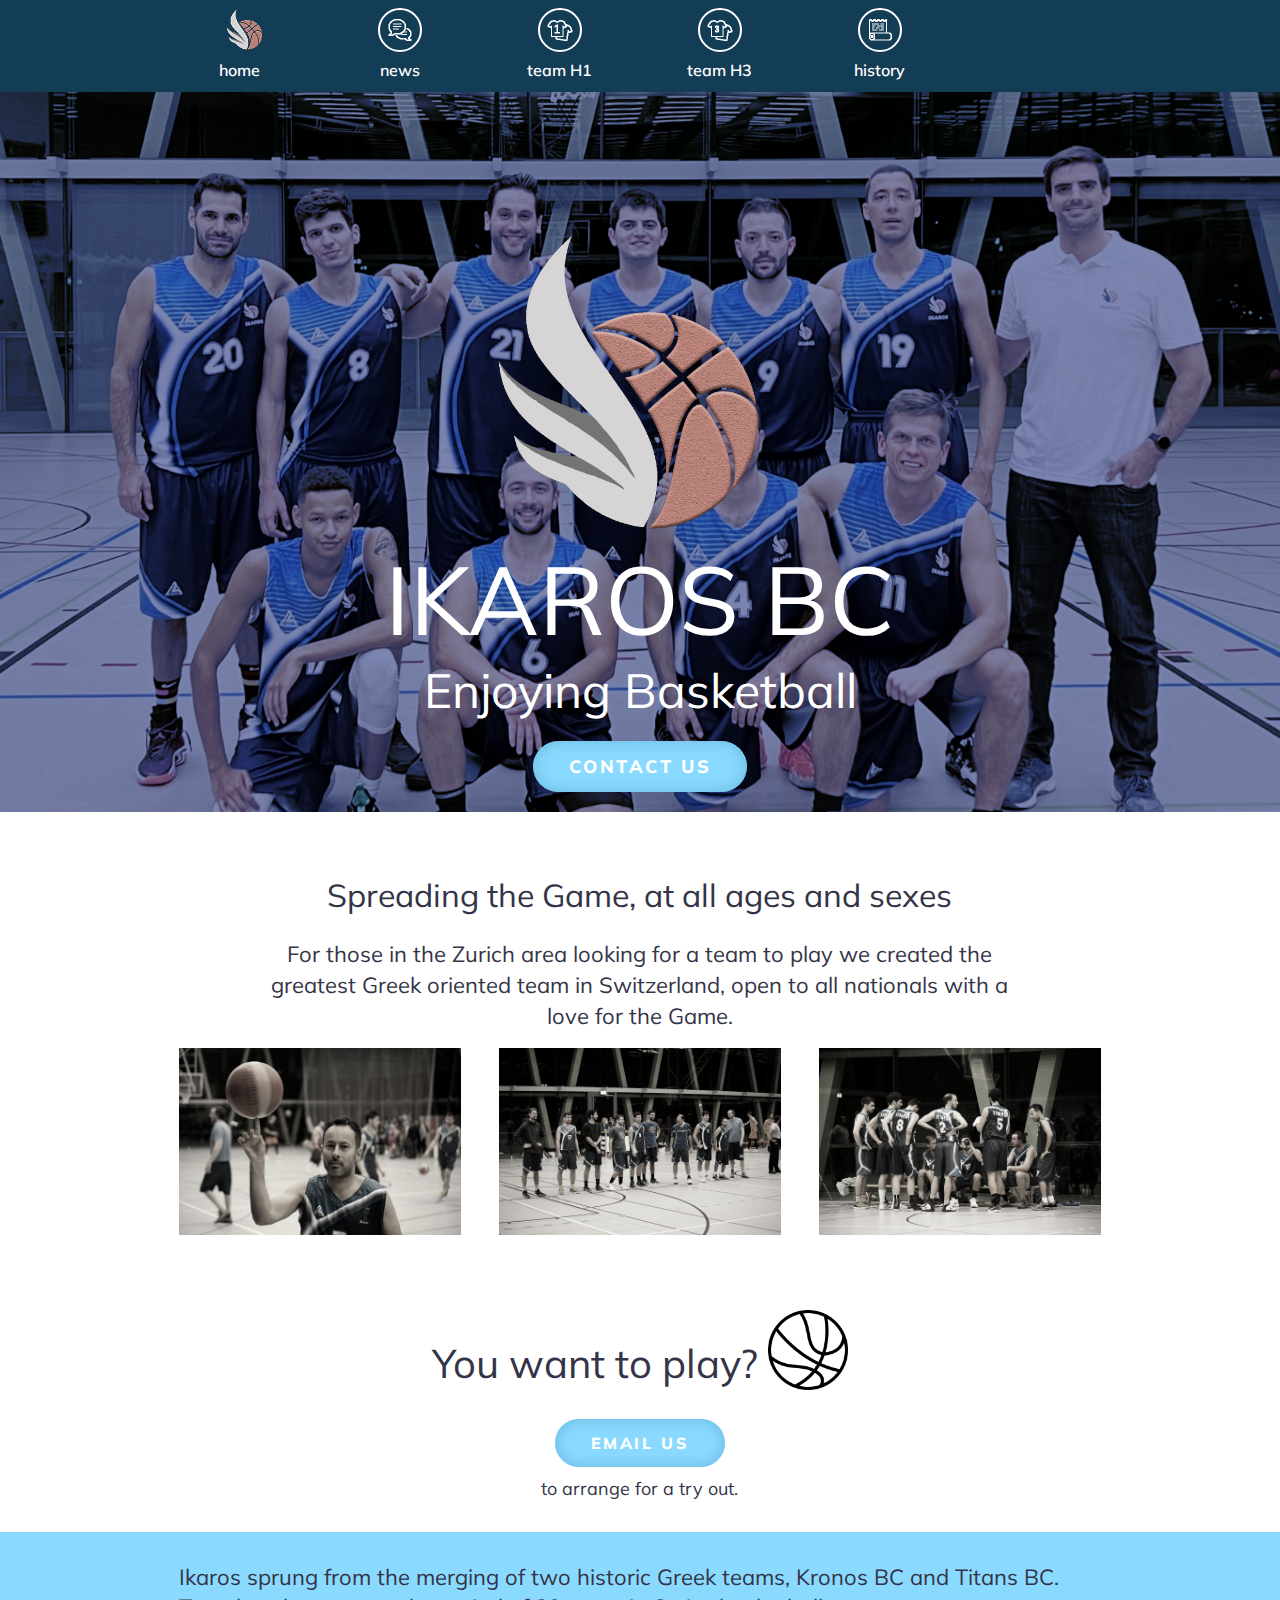
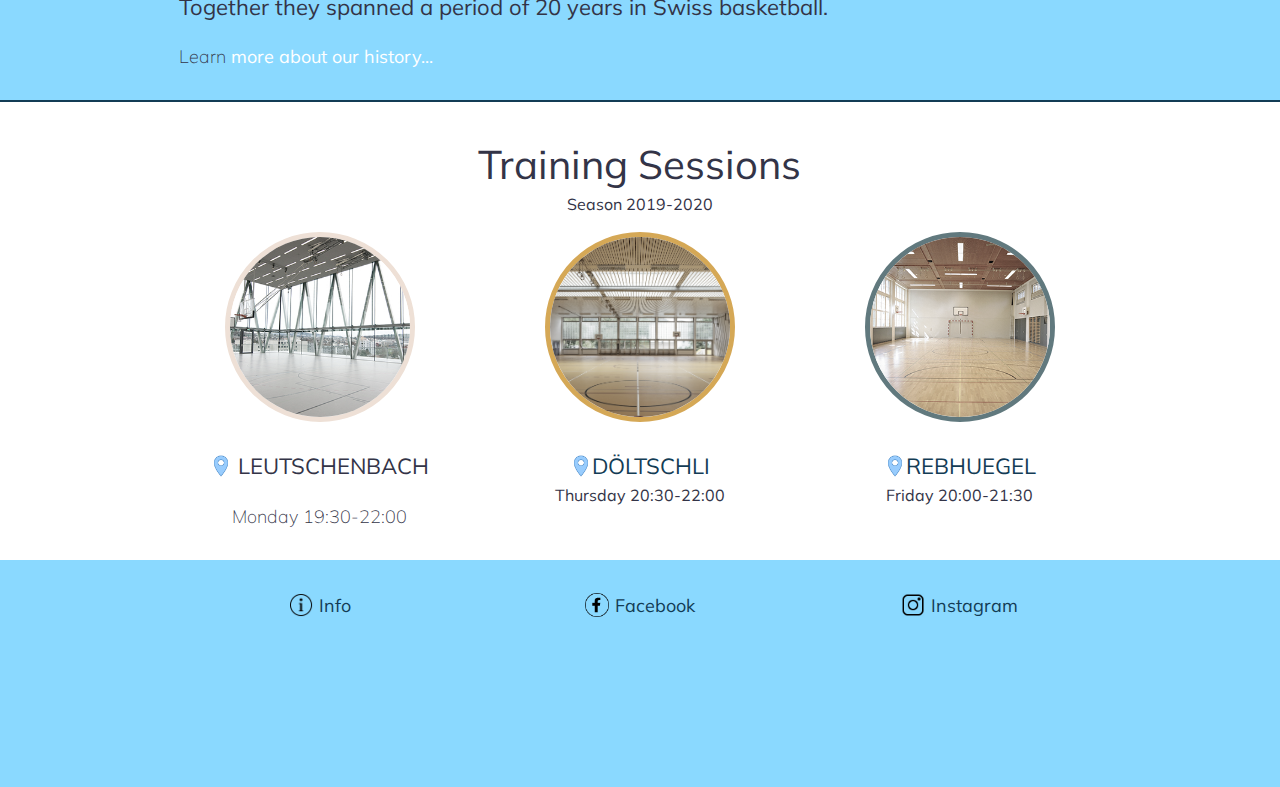
<file: teamh1_old.html>
<!DOCTYPE html>
<html>

<head>
    
    
    <link rel="stylesheet" href="style.css">
    <link rel="stylesheet" href="grid/style2.css">
    <link href="https://fonts.googleapis.com/css?family=Muli:400,600,800&display=swap" rel="stylesheet">
    

  <link rel="stylesheet" href="grid/simple-grid.css">

    
    
</head>

<body>

    
    
    
<!-- **** HEADER ****   ----------------------------------->
 <!--    Made by Erik Terwan    -->
<!--   24th of November 2015   -->
<!--        MIT License        -->
    
        

  
<div id="menuToggle" class="full-band-dark">
    <!--
    A fake / hidden checkbox is used as click reciever,
    so you can use the :checked selector on it.
    -->
    <input type="checkbox" />
    
    <!--
    Some spans to act as a hamburger.
    
    They are acting like a real hamburger,
    not that McDonalds stuff.
    -->
    <span></span>
    <span></span>
    <span></span>
    
    <!--
    Too bad the menu has to be inside of the button
    but hey, it's pure CSS magic.
    -->
    <ul id="hamburgermenu">
     <li> <a href="home.html"> <img src="images/logo_white_transparent_mini.gif" class="logo_icon">home</a></li>
      <li><a href="news.html"><img src="images/icons8-communication-white.gif" class="microcircular">news</a></li>
      <li><a href="teamh1.html"><img src="images/icons8-teams-white1.gif" class="microcircular">team H1</a></li>
      <li><a href="teamh3.html"><img src="images/icons8-teams-white.gif" class="microcircular">team H3</a></li>
     <li> <a href="history.html" target="_blank"><img src="images/icons8-history-white.gif" class="microcircular">history</a></li>
    </ul>
  </div>
            
    
<div class="full-band-dark  dark-bottom-border" id="vanish-in-small-screens">
  <div class="container">

      <div class="row">
                <div class="col-2 center">
                    <a href="home.html" class="menu"> <img src="images/logo_white_transparent_mini.gif" class="logo_icon">
                    <br> home</a>
                      </div>
                <div class="col-2 center">
                  <!-- This content will take up 3/12 (or 1/4) of the container -->
                  <a href="news.html" class="menu"><img src="images/icons8-communication-white.gif" class="microcircular"> <br>news</a>
                </div>
                <div class="col-2 center">
                  <!-- This content will take up 3/12 (or 1/4) of the container -->
                  <a href="teamh1.html" class="menu"><img src="images/icons8-teams-white1.gif" class="microcircular"> <br>team H1</a>
                </div>
                <div class="col-2 center">
                  <!-- This content will take up 3/12 (or 1/4) of the container -->
                  <a href="teamh3.html" class="menu"><img src="images/icons8-teams-white.gif" class="microcircular"> <br>team H3</a>
                </div>
                
                <div class="col-2 center">
                  <!-- This content will take up 3/12 (or 1/4) of the container -->
                  <a href="history.html" class="menu"><img src="images/icons8-history-white.gif" class="microcircular"> <br>history</a>
                </div>
                <!--<div class="col-2 center">
                    <a href="members.html" class="menu"><img src="images/icons8-crowdfunding-80.png" class="microcircular"> <br>sponsors</a>
                </div>-->
                
        </div>
  </div>

</div>
<!-- **** end of HEADER ****   ----------------------------------->

  <div class="parallax">
    <div class="center_image_text_header">
        <img src="images/logo_white_transparent.gif" class="logo_large">
          <h1 class="header">IKAROS BC</h1>
          <h3 class="header">Enjoying Basketball</h3>
          <p>
          <a class="linkbutton" href="mailto:info@ikarosbc.ch?subject=iwannaplay">CONTACT US</a>
          </p>
      </div>
    
    </div>

  
      
  <!--    
  <div class="img-hover-zoom" >
      <img  src="images/banner_v4.gif" alt="central_banner">
      <div class="center_image_text_header">
          <h1 class="header">IKAROS BC</h1>
          <h3 class="header">Enjoying Basketball</h3>
          <p>
          <a class="linkbutton" href="mailto:info@ikarosbc.ch?subject=iwannaplay">CONTACT US</a>
          </p>
      </div>
  </div>
-->

  
<div class="container ">
    <div class="row">
        <div class="col-1"></div>
        <div class="col-10 centered mid-band">
            <h2>
                Spreading the Game, at all ages and sexes</h2><h3> For those in the Zurich area looking for a team to play
                we created the greatest Greek oriented team in Switzerland,
                open to all nationals with a love for the Game.
                
            </h3>
        </div>
    </div>
    
    <div class="row" >
        <div class="col-4 centered img-hover-zoom">
          <!-- This content will take up 3/12 (or 1/4) of the container -->
          <img class="greyscaled" src="images/media1.jpg">
        </div>
        <div class="col-4 img-hover-zoom">
          <!-- This content will take up 3/12 (or 1/4) of the container -->
            <img  class="greyscaled" src="images/media2.jpg" alt="media2">
        </div>
        <div class="col-4 img-hover-zoom">
          <!-- This content will take up 6/12 (or 1/2) of the container -->
            <img class="greyscaled" src="images/media3.jpg" alt="Avatar" class="image">

        </div>

    </div>
</div>






<div class="container">
  <div class="row pad-below">
    
    <div class="col-12 centered  mid-band">
        <h1>
            You want to play?
            <img src="images/basketball.png"style="width:80px;height:80px; margin-bottom:-12px;" >
        </h1>
    </div>
  </div>
  <div class="row ">
      <div class="col-12 centered">
        <a class="linkbutton" href="mailto:info@ikarosbc.ch?subject=iwannaplay">EMAIL US</a>
      <p>
      <font class="medium">
      to arrange
      for a try out.
      </font>
      </p>
      </div>
  </div>
</div>


<div class="full-band-light cerulean dark-bottom-border">
    <div class="container">
        <div class="row">
            <div class="col-12 ">
                <h3>Ikaros sprung from the merging of two historic Greek teams, Kronos BC and Titans BC. Together they spanned a period of 20 years in Swiss basketball.</h3>
                <p>
                Learn <a href="history.html" class="light-color">more about our history...</a></p>
            </div>
            
            
        </div>
    </div>
</div>



<div class="container">
    <div class="row">
        <div class="col-12 centered pad-below">
        <h1>Training Sessions</h1>
        Season 2019-2020
        </div>
    </div>
    <div class="row">
      <div class="col-4  centered">
        <!-- This content will take up 3/12 (or 1/4) of the container -->
        <img class="circular yellow-border greyscaled" src="images/leu.jpg">
          <h3><img src="images/location_marker.png" class="location-icon"><a href="" class="https://www.google.ch/maps/place/Schule+Leutschenbach/@47.4134948,8.5603224,17z/data=!3m1!4b1!4m5!3m4!1s0x479aa07a6c886e61:0x8267fccf390a3526!8m2!3d47.4134912!4d8.5625111?shorturl=1"> LEUTSCHENBACH</a></h3>
          <p>
        Monday 19:30-22:00
          </p>
      </div>
      <div class="col-4  centered">
        <img class="circular mango-border greyscaled" src="images/doeltschli.jpeg">
          <h3><img src="images/location_marker.png" class="location-icon"><a href="https://goo.gl/maps/eSDcr43bbYwbZLpd7">DÖLTSCHLI</a></h3>
        Thursday 20:30-22:00
      </div>
      <div class="col-4  centered">
        <img class="circular cerulean-border greyscaled" src="images/rebhuegel.jpg">
          <h3><img src="images/location_marker.png" class="location-icon"><a href="https://www.google.ch/maps/place/Schulhaus+Rebh%C3%BCgel/@47.3653821,8.5145826,17z/data=!3m1!4b1!4m5!3m4!1s0x479009f4c4b4ecb1:0x99a1f4c34828af50!8m2!3d47.3653821!4d8.5167713">REBHUEGEL</a></h3>
        Friday 20:00-21:30
      </div>

    </div>





</div>


<!-- **** FOOTER ****   ----------------------------------->

<div class="full-band-light cerulean footer">
  <div class="container">
    <div class="row">
  <div class="col-4 centered">
      <h4><a  href="mailto:info@ikarosbc.ch?subject=iwannaplay">
          <img class="icon" src="images/icons8-info-50.png" style="width:24px;height:24px;">Info</a></h4>
      
    </div>
  

  <div class="col-4 centered">
      <h4><a href="https://www.facebook.com/ikaros.zurich.bc"><img class="icon" src="images/facebook.png" style="width:24px;height:24px;">Facebook</a></h4>
      
  </div>

  <div class="col-4 centered">
      <h4><a href="https://www.instagram.com/ikaros.zurich.bc"><img class="icon" src="images/instagram.png" style="width:24px;height:24px;">Instagram</a></h4>
  </div>

  </div>
  </div>
</div>
<!-- **** end of FOOTER ****   ----------------------------------->

</body>
</html>
</file>
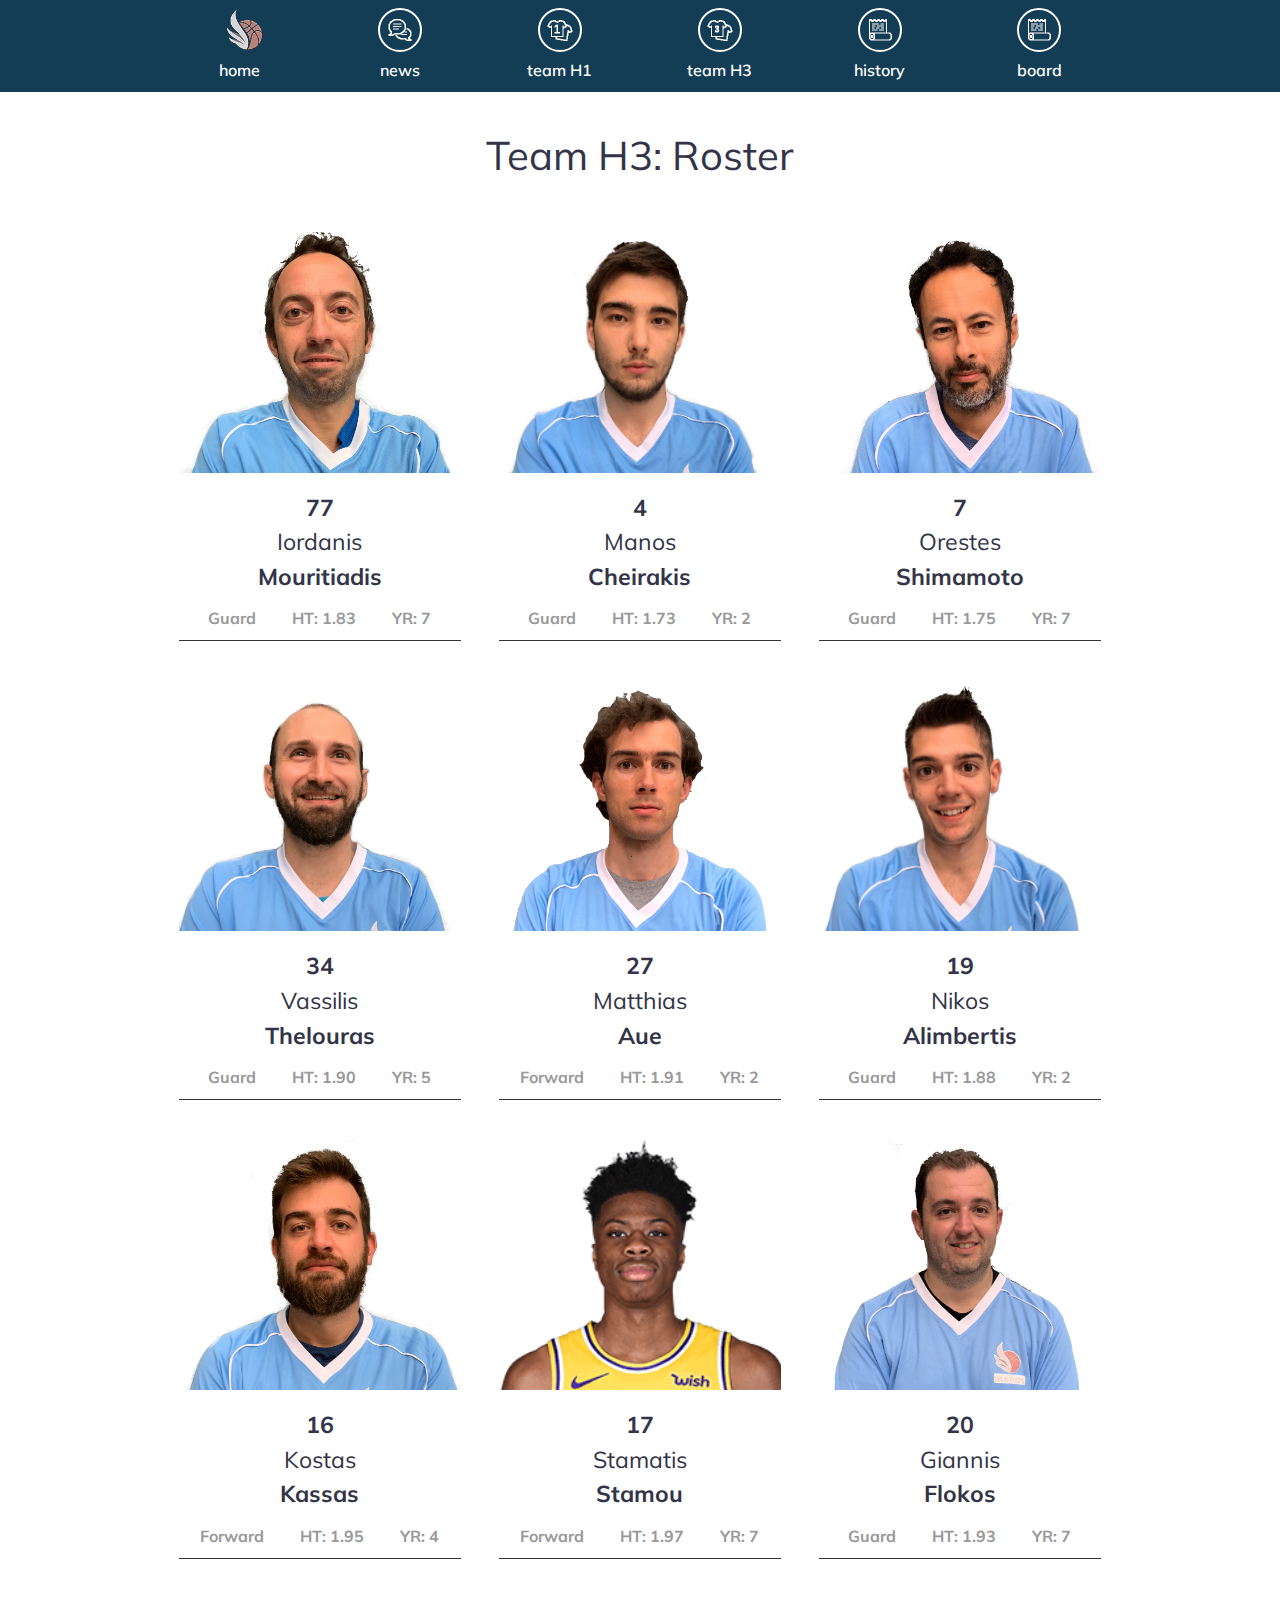
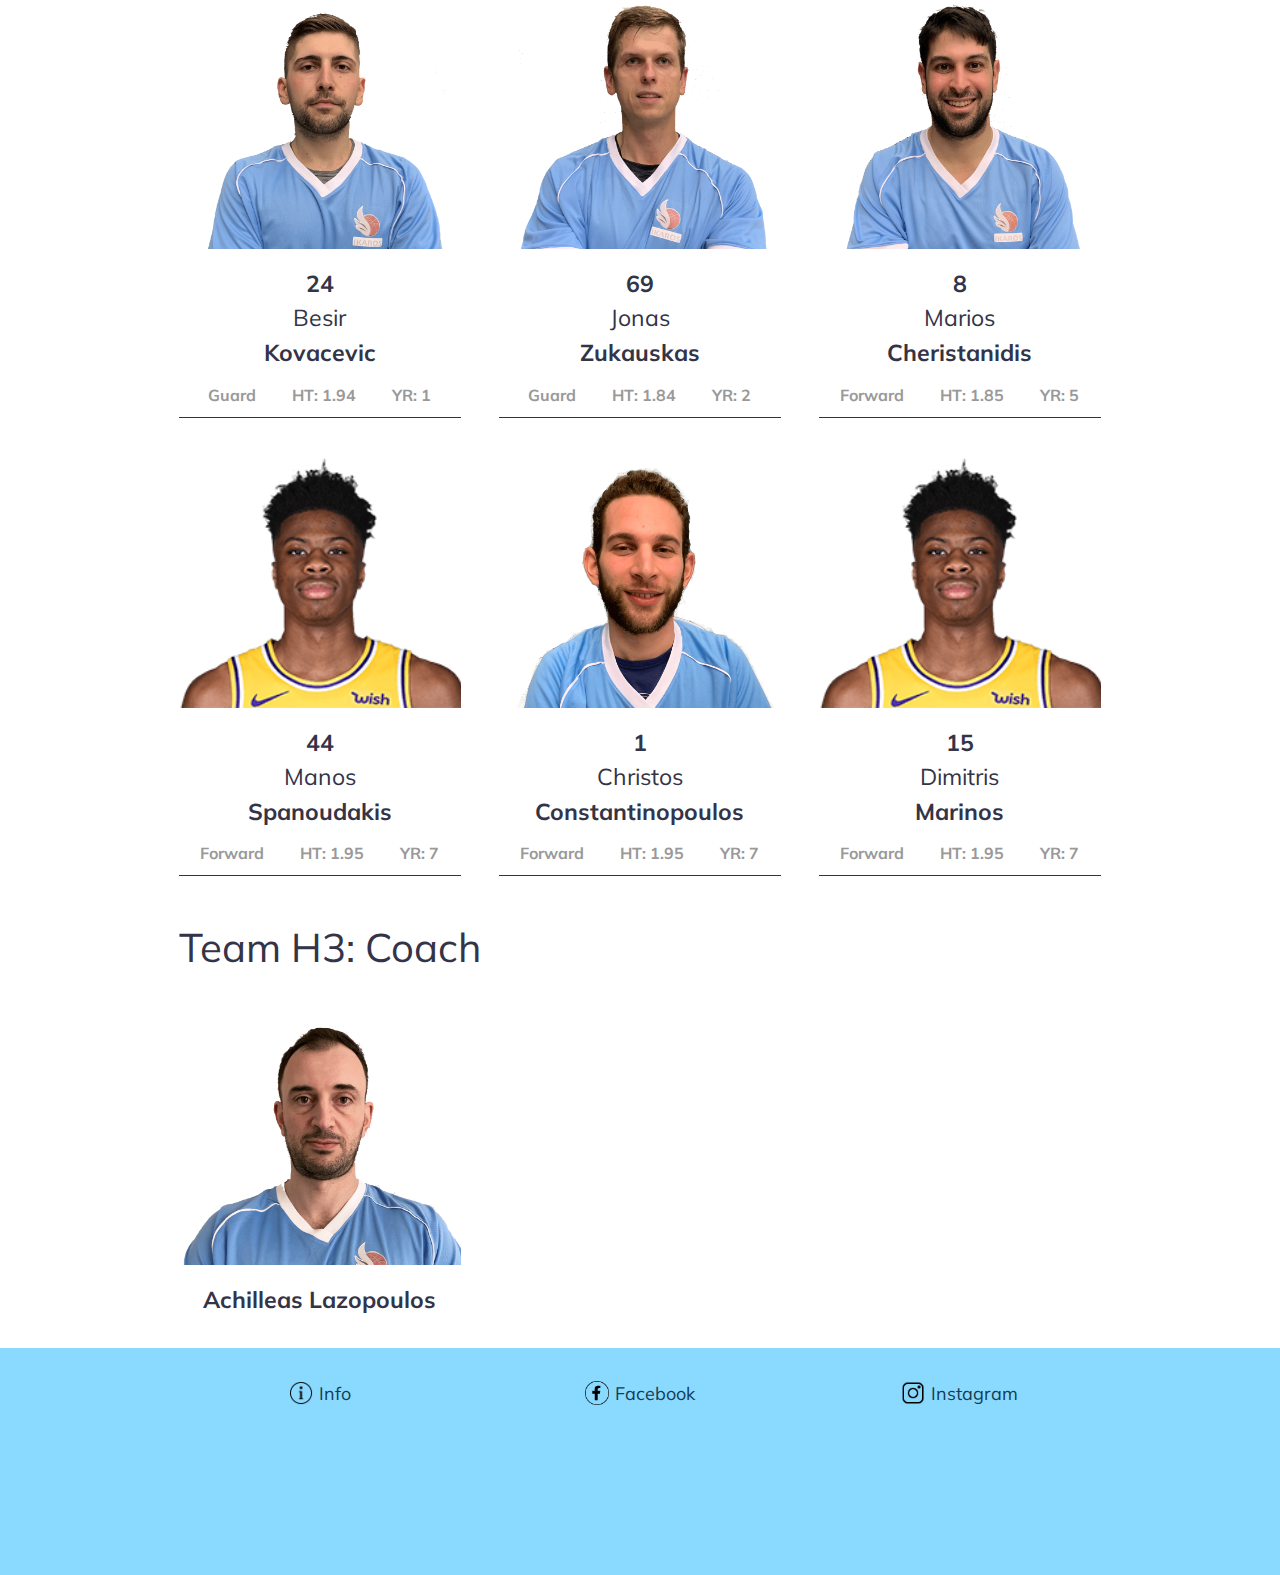
<file: teamh3.html>
<!DOCTYPE html>
<html>

<head>
    
    
    <link rel="stylesheet" href="style.css">
    <link rel="stylesheet" href="grid/style2.css">
    <link href="https://fonts.googleapis.com/css?family=Muli:400,600,800&display=swap" rel="stylesheet">
    

  <link rel="stylesheet" href="grid/simple-grid.css">

    
    
</head>

<body>

    
 <!-- **** HEADER ****   ----------------------------------->
 <!--    Made by Erik Terwan    -->
<!--   24th of November 2015   -->
<!--        MIT License        -->
    
        

  
<div id="menuToggle" class="full-band-dark">
    <!--
    A fake / hidden checkbox is used as click reciever,
    so you can use the :checked selector on it.
    -->
    <input type="checkbox" />
    
    <!--
    Some spans to act as a hamburger.
    
    They are acting like a real hamburger,
    not that McDonalds stuff.
    -->
    <span></span>
    <span></span>
    <span></span>
    
    <!--
    Too bad the menu has to be inside of the button
    but hey, it's pure CSS magic.
    -->
    <ul id="hamburgermenu">
     <li> <a href="index.html"> <img src="images/logo_white_transparent_mini.gif" class="logo_icon">home</a></li>
      <li><a href="news.html"><img src="images/icons8-communication-white.gif" class="microcircular">news</a></li>
      <li><a href="teamh1.html"><img src="images/icons8-teams-white1.gif" class="microcircular">team H1</a></li>
      <li><a href="teamh3.html"><img src="images/icons8-teams-white.gif" class="microcircular">team H3</a></li>
     <li> <a href="history.html" target="_blank"><img src="images/icons8-history-white.gif" class="microcircular">history</a></li>
        <li> <a href="officials.html" target="_blank"><img src="images/icons8-history-white.gif" class="microcircular">officials</a></li>
    </ul>
  </div>
            
    
<div class="full-band-dark  dark-bottom-border" id="vanish-in-small-screens">
  <div class="container">

      <div class="row">
                <div class="col-2 center">
                    <a href="index.html" class="menu"> <img src="images/logo_white_transparent_mini.gif" class="logo_icon">
                    <br> home</a>
                      </div>
                <div class="col-2 center">
                  <!-- This content will take up 3/12 (or 1/4) of the container -->
                  <a href="news.html" class="menu"><img src="images/icons8-communication-white.gif" class="microcircular"> <br>news</a>
                </div>
                <div class="col-2 center">
                  <!-- This content will take up 3/12 (or 1/4) of the container -->
                  <a href="teamh1.html" class="menu"><img src="images/icons8-teams-white1.gif" class="microcircular"> <br>team H1</a>
                </div>
                <div class="col-2 center">
                  <!-- This content will take up 3/12 (or 1/4) of the container -->
                  <a href="teamh3.html" class="menu"><img src="images/icons8-teams-white.gif" class="microcircular"> <br>team H3</a>
                </div>
                
                <div class="col-2 center">
                  <!-- This content will take up 3/12 (or 1/4) of the container -->
                  <a href="history.html" class="menu"><img src="images/icons8-history-white.gif" class="microcircular"> <br>history</a>
                </div>
                <div class="col-2 center">
                    <a href="board.html" class="menu"><img src="images/icons8-history-white.gif" class="microcircular"> <br>board</a></div>
                </div
                
        </div>
  </div>

</div>
<!-- **** end of HEADER ****   ----------------------------------->

    
    <!--
  <div class="parallax">
    <div class="center_image_text_header">
        <img src="images/logo_white_transparent.gif" class="logo_large">
          <h3 class="header">H1 TEAM</h3>
          
      </div>
    
    </div>
 -->
    
<div class="container">
    <div class="row">
    <div class="col-12 centered">
        <h1>Team H3: Roster</h1></div>
    </div>
    </div>
    
<div class="container">
    <div class="row">
        <div class="col-4 img-hover-zoom roster-player">
            <img src="images/roster_h3/iordanis.gif">
            <div class="roster-name">
                <font class="roster-number">77</font>
                <font class="roster-small-name">
                    Iordanis </font>
                Mouritiadis
            </div>
            <font class="roster-data">Guard</font>
            <font class="roster-data">HT: 1.83</font>
            <font class="roster-data">YR: 7</font>         
        </div>
        <div class="col-4 img-hover-zoom roster-player">
            <img src="images/roster_h3/manos_ch.gif">
            <div class="roster-name">
                <font class="roster-number">4</font>
                <font class="roster-small-name">Manos </font>Cheirakis
            </div>
            <font class="roster-data">Guard</font>
            <font class="roster-data">HT: 1.73</font>
            <font class="roster-data">YR: 2</font>         
        </div>
        <div class="col-4 img-hover-zoom roster-player">
            <img src="images/roster_h3/shimamoto.gif">
            <div class="roster-name">
                <font class="roster-number">7</font>
                <font class="roster-small-name">
                    Orestes </font> Shimamoto</div>
            <font class="roster-data">Guard</font>
            <font class="roster-data">HT: 1.75</font>
            <font class="roster-data">YR: 7</font>        
        </div>
    </div>
    
    <div class="row">
        <div class="col-4 img-hover-zoom roster-player">
            <img src="images/roster_h3/thelouras.gif">
            <div class="roster-name">
                <font class="roster-number">34</font>
                <font class="roster-small-name">
                    Vassilis </font> Thelouras</div>
            <font class="roster-data">Guard</font>
            <font class="roster-data">HT: 1.90</font>
            <font class="roster-data">YR: 5</font>        
        </div>
        <div class="col-4 img-hover-zoom roster-player">
            <img src="images/roster_h3/aue.gif">
            <div class="roster-name">
                <font class="roster-number">27</font>
                <font class="roster-small-name">
                    Matthias </font> Aue</div>
            <font class="roster-data">Forward</font>
            <font class="roster-data">HT: 1.91</font>
            <font class="roster-data">YR: 2</font>         
        </div>
        <div class="col-4 img-hover-zoom roster-player">
            <img src="images/roster_h3/alimbertis.gif">
            <div class="roster-name">
                <font class="roster-number">19</font>
                <font class="roster-small-name">
                    Nikos </font> Alimbertis</div>
            <font class="roster-data">Guard</font>
            <font class="roster-data">HT: 1.88</font>
            <font class="roster-data">YR: 2</font>         
        </div>
    </div>
    
    <div class="row">
        <div class="col-4 img-hover-zoom roster-player">
            <img src="images/roster_h3/kassas.gif">
            <div class="roster-name">
                <font class="roster-number">16</font>
                <font class="roster-small-name">
                    Kostas </font> Kassas</div>
            <font class="roster-data">Forward</font>
            <font class="roster-data">HT: 1.95</font>
            <font class="roster-data">YR: 4</font>        
        </div>
        <div class="col-4 img-hover-zoom roster-player">
            <img src="images/roster_h1/player_template.png">
            <div class="roster-name">
                <font class="roster-number">17</font>
                <font class="roster-small-name">
                    Stamatis </font> Stamou</div>
            <font class="roster-data">Forward</font>
            <font class="roster-data">HT: 1.97</font>
            <font class="roster-data">YR: 7</font>         
        </div>
        <div class="col-4 img-hover-zoom roster-player">
            <img src="images/roster_h3/flokos.gif">
            <div class="roster-name">
                <font class="roster-number">20</font>
                <font class="roster-small-name">
                    Giannis </font> Flokos</div>
            <font class="roster-data">Guard</font>
            <font class="roster-data">HT: 1.93</font>
            <font class="roster-data">YR: 7</font>        
        </div>
    </div>
    
    <div class="row">
        <div class="col-4 img-hover-zoom roster-player">
            <img src="images/roster_h3/besir.gif">
            <div class="roster-name">
                <font class="roster-number">24</font>
                <font class="roster-small-name">
                    Besir </font> Kovacevic</div>
            <font class="roster-data">Guard</font>
            <font class="roster-data">HT: 1.94</font>
            <font class="roster-data">YR: 1</font>         
        </div>
        <div class="col-4 img-hover-zoom roster-player">
            <img src="images/roster_h3/jonas.gif">
            <div class="roster-name">
                <font class="roster-number">69</font>
                <font class="roster-small-name">
                    Jonas </font>Zukauskas </div>
            <font class="roster-data">Guard</font>
            <font class="roster-data">HT: 1.84</font>
            <font class="roster-data">YR: 2</font>         
        </div>
        <div class="col-4 img-hover-zoom roster-player">
            <img src="images/roster_h3/marios.gif">
            <div class="roster-name">
                <font class="roster-number">8</font>
                <font class="roster-small-name">
                    Marios </font> Cheristanidis</div>
            <font class="roster-data">Forward</font>
            <font class="roster-data">HT: 1.85</font>
            <font class="roster-data">YR: 5</font>         
        </div>
        
    </div>
    
    <div class="row">
        
        
        <div class="col-4 img-hover-zoom roster-player">
            <img src="images/roster_h1/player_template.png">
            <div class="roster-name">
                <font class="roster-number">44</font>
                <font class="roster-small-name">
                    Manos </font> Spanoudakis</div>
            <font class="roster-data">Forward</font>
            <font class="roster-data">HT: 1.95</font>
            <font class="roster-data">YR: 7</font>         
        </div>
        
        <div class="col-4 img-hover-zoom roster-player">
            <img src="images/roster_h3/christos.gif">
            <div class="roster-name">
                <font class="roster-number">1</font>
                <font class="roster-small-name">
                    Christos </font> Constantinopoulos</div>
            <font class="roster-data">Forward</font>
            <font class="roster-data">HT: 1.95</font>
            <font class="roster-data">YR: 7</font>
            
        </div>
        
        <div class="col-4 img-hover-zoom roster-player">
            <img src="images/roster_h1/player_template.png">
            <div class="roster-name">
                <font class="roster-number">15</font>
                <font class="roster-small-name">
                    Dimitris </font> Marinos</div>
            <font class="roster-data">Forward</font>
            <font class="roster-data">HT: 1.95</font>
            <font class="roster-data">YR: 7</font>
            
        </div>
    </div>
</div>


    <div class="container">
    <div class="row">
    <div class="col-12 ">
        <h1>Team H3: Coach</h1></div>
    </div>
    </div>
    
    
<div class="container">
    <div class="row">
        
        <div class="col-4 img-hover-zoom roster-player coach">
            
            <img src="images/roster_h3/achilleas.gif">
            <div class="roster-name">Achilleas Lazopoulos</div>
                     
        </div>
        
    </div>
    </div>





<!-- **** FOOTER ****   ----------------------------------->

<div class="full-band-light cerulean footer">
  <div class="container">
    <div class="row">
  <div class="col-4 centered">
      <h4><a  href="mailto:info@ikarosbc.ch?subject=iwannaplay">
          <img class="icon" src="images/icons8-info-50.png" style="width:24px;height:24px;">Info</a></h4>
      
    </div>
  

  <div class="col-4 centered">
      <h4><a href="https://www.facebook.com/ikaros.zurich.bc"><img class="icon" src="images/facebook.png" style="width:24px;height:24px;">Facebook</a></h4>
      
  </div>

  <div class="col-4 centered">
      <h4><a href="https://www.instagram.com/ikaros.zurich.bc"><img class="icon" src="images/instagram.png" style="width:24px;height:24px;">Instagram</a></h4>
  </div>

  </div>
  </div>
</div>
<!-- **** end of FOOTER ****   ----------------------------------->

</body>
</html>
</file>
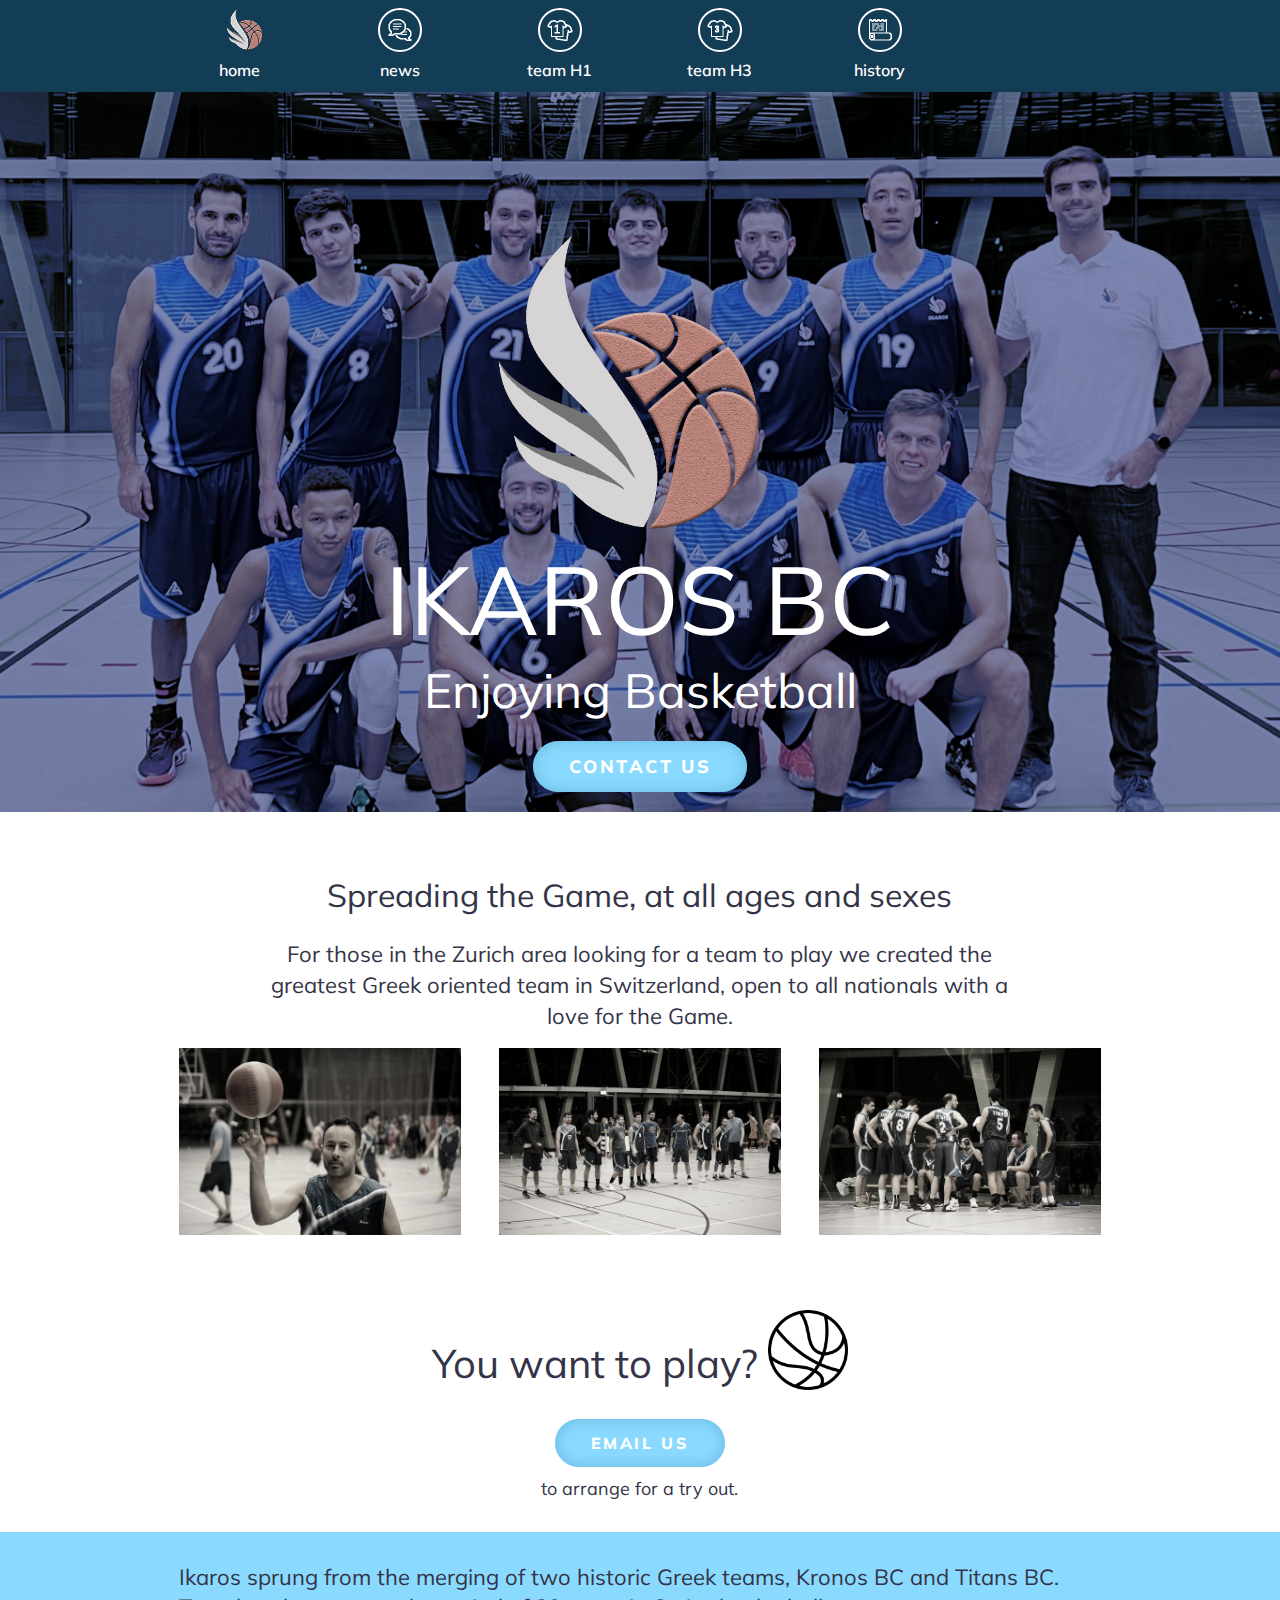
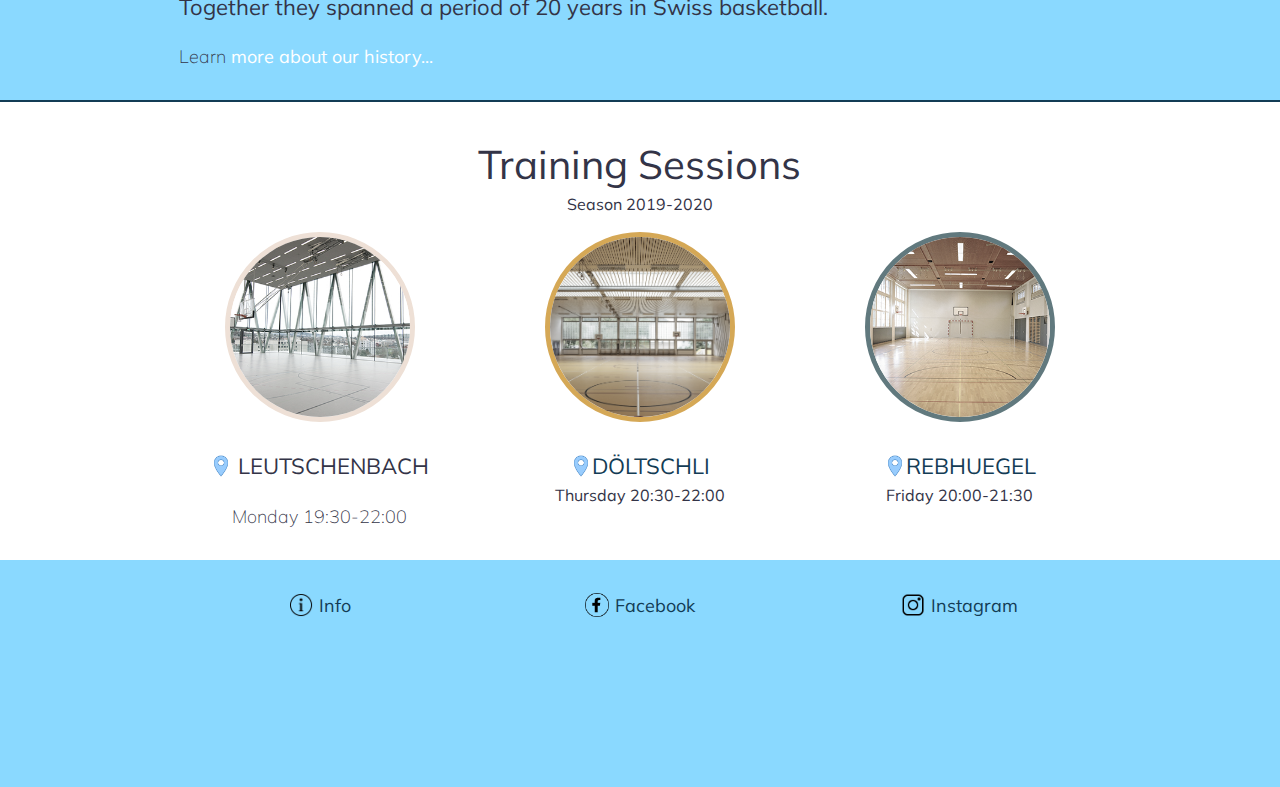
<file: teamh3_old.html>
<!DOCTYPE html>
<html>

<head>
    
    
    <link rel="stylesheet" href="style.css">
    <link rel="stylesheet" href="grid/style2.css">
    <link href="https://fonts.googleapis.com/css?family=Muli:400,600,800&display=swap" rel="stylesheet">
    

  <link rel="stylesheet" href="grid/simple-grid.css">

    
    
</head>

<body>

    
    
    
<!-- **** HEADER ****   ----------------------------------->
 <!--    Made by Erik Terwan    -->
<!--   24th of November 2015   -->
<!--        MIT License        -->
    
        

  
<div id="menuToggle" class="full-band-dark">
    <!--
    A fake / hidden checkbox is used as click reciever,
    so you can use the :checked selector on it.
    -->
    <input type="checkbox" />
    
    <!--
    Some spans to act as a hamburger.
    
    They are acting like a real hamburger,
    not that McDonalds stuff.
    -->
    <span></span>
    <span></span>
    <span></span>
    
    <!--
    Too bad the menu has to be inside of the button
    but hey, it's pure CSS magic.
    -->
    <ul id="hamburgermenu">
     <li> <a href="home.html"> <img src="images/logo_white_transparent_mini.gif" class="logo_icon">home</a></li>
      <li><a href="news.html"><img src="images/icons8-communication-white.gif" class="microcircular">news</a></li>
      <li><a href="teamh1.html"><img src="images/icons8-teams-white1.gif" class="microcircular">team H1</a></li>
      <li><a href="teamh3.html"><img src="images/icons8-teams-white.gif" class="microcircular">team H3</a></li>
     <li> <a href="history.html" target="_blank"><img src="images/icons8-history-white.gif" class="microcircular">history</a></li>
    </ul>
  </div>
            
    
<div class="full-band-dark  dark-bottom-border" id="vanish-in-small-screens">
  <div class="container">

      <div class="row">
                <div class="col-2 center">
                    <a href="home.html" class="menu"> <img src="images/logo_white_transparent_mini.gif" class="logo_icon">
                    <br> home</a>
                      </div>
                <div class="col-2 center">
                  <!-- This content will take up 3/12 (or 1/4) of the container -->
                  <a href="news.html" class="menu"><img src="images/icons8-communication-white.gif" class="microcircular"> <br>news</a>
                </div>
                <div class="col-2 center">
                  <!-- This content will take up 3/12 (or 1/4) of the container -->
                  <a href="teamh1.html" class="menu"><img src="images/icons8-teams-white1.gif" class="microcircular"> <br>team H1</a>
                </div>
                <div class="col-2 center">
                  <!-- This content will take up 3/12 (or 1/4) of the container -->
                  <a href="teamh3.html" class="menu"><img src="images/icons8-teams-white.gif" class="microcircular"> <br>team H3</a>
                </div>
                
                <div class="col-2 center">
                  <!-- This content will take up 3/12 (or 1/4) of the container -->
                  <a href="history.html" class="menu"><img src="images/icons8-history-white.gif" class="microcircular"> <br>history</a>
                </div>
                <!--<div class="col-2 center">
                    <a href="members.html" class="menu"><img src="images/icons8-crowdfunding-80.png" class="microcircular"> <br>sponsors</a>
                </div>-->
                
        </div>
  </div>

</div>
<!-- **** end of HEADER ****   ----------------------------------->
  <div class="parallax">
    <div class="center_image_text_header">
        <img src="images/logo_white_transparent.gif" class="logo_large">
          <h1 class="header">IKAROS BC</h1>
          <h3 class="header">Enjoying Basketball</h3>
          <p>
          <a class="linkbutton" href="mailto:info@ikarosbc.ch?subject=iwannaplay">CONTACT US</a>
          </p>
      </div>
    
    </div>

  
      
  <!--    
  <div class="img-hover-zoom" >
      <img  src="images/banner_v4.gif" alt="central_banner">
      <div class="center_image_text_header">
          <h1 class="header">IKAROS BC</h1>
          <h3 class="header">Enjoying Basketball</h3>
          <p>
          <a class="linkbutton" href="mailto:info@ikarosbc.ch?subject=iwannaplay">CONTACT US</a>
          </p>
      </div>
  </div>
-->

  
<div class="container ">
    <div class="row">
        <div class="col-1"></div>
        <div class="col-10 centered mid-band">
            <h2>
                Spreading the Game, at all ages and sexes</h2><h3> For those in the Zurich area looking for a team to play
                we created the greatest Greek oriented team in Switzerland,
                open to all nationals with a love for the Game.
                
            </h3>
        </div>
    </div>
    
    <div class="row" >
        <div class="col-4 centered img-hover-zoom">
          <!-- This content will take up 3/12 (or 1/4) of the container -->
          <img class="greyscaled" src="images/media1.jpg">
        </div>
        <div class="col-4 img-hover-zoom">
          <!-- This content will take up 3/12 (or 1/4) of the container -->
            <img  class="greyscaled" src="images/media2.jpg" alt="media2">
        </div>
        <div class="col-4 img-hover-zoom">
          <!-- This content will take up 6/12 (or 1/2) of the container -->
            <img class="greyscaled" src="images/media3.jpg" alt="Avatar" class="image">

        </div>

    </div>
</div>






<div class="container">
  <div class="row pad-below">
    
    <div class="col-12 centered  mid-band">
        <h1>
            You want to play?
            <img src="images/basketball.png"style="width:80px;height:80px; margin-bottom:-12px;" >
        </h1>
    </div>
  </div>
  <div class="row ">
      <div class="col-12 centered">
        <a class="linkbutton" href="mailto:info@ikarosbc.ch?subject=iwannaplay">EMAIL US</a>
      <p>
      <font class="medium">
      to arrange
      for a try out.
      </font>
      </p>
      </div>
  </div>
</div>


<div class="full-band-light cerulean dark-bottom-border">
    <div class="container">
        <div class="row">
            <div class="col-12 ">
                <h3>Ikaros sprung from the merging of two historic Greek teams, Kronos BC and Titans BC. Together they spanned a period of 20 years in Swiss basketball.</h3>
                <p>
                Learn <a href="history.html" class="light-color">more about our history...</a></p>
            </div>
            
            
        </div>
    </div>
</div>



<div class="container">
    <div class="row">
        <div class="col-12 centered pad-below">
        <h1>Training Sessions</h1>
        Season 2019-2020
        </div>
    </div>
    <div class="row">
      <div class="col-4  centered">
        <!-- This content will take up 3/12 (or 1/4) of the container -->
        <img class="circular yellow-border greyscaled" src="images/leu.jpg">
          <h3><img src="images/location_marker.png" class="location-icon"><a href="" class="https://www.google.ch/maps/place/Schule+Leutschenbach/@47.4134948,8.5603224,17z/data=!3m1!4b1!4m5!3m4!1s0x479aa07a6c886e61:0x8267fccf390a3526!8m2!3d47.4134912!4d8.5625111?shorturl=1"> LEUTSCHENBACH</a></h3>
          <p>
        Monday 19:30-22:00
          </p>
      </div>
      <div class="col-4  centered">
        <img class="circular mango-border greyscaled" src="images/doeltschli.jpeg">
          <h3><img src="images/location_marker.png" class="location-icon"><a href="https://goo.gl/maps/eSDcr43bbYwbZLpd7">DÖLTSCHLI</a></h3>
        Thursday 20:30-22:00
      </div>
      <div class="col-4  centered">
        <img class="circular cerulean-border greyscaled" src="images/rebhuegel.jpg">
          <h3><img src="images/location_marker.png" class="location-icon"><a href="https://www.google.ch/maps/place/Schulhaus+Rebh%C3%BCgel/@47.3653821,8.5145826,17z/data=!3m1!4b1!4m5!3m4!1s0x479009f4c4b4ecb1:0x99a1f4c34828af50!8m2!3d47.3653821!4d8.5167713">REBHUEGEL</a></h3>
        Friday 20:00-21:30
      </div>

    </div>





</div>


<!-- **** FOOTER ****   ----------------------------------->

<div class="full-band-light cerulean footer">
  <div class="container">
    <div class="row">
  <div class="col-4 centered">
      <h4><a  href="mailto:info@ikarosbc.ch?subject=iwannaplay">
          <img class="icon" src="images/icons8-info-50.png" style="width:24px;height:24px;">Info</a></h4>
      
    </div>
  

  <div class="col-4 centered">
      <h4><a href="https://www.facebook.com/ikaros.zurich.bc"><img class="icon" src="images/facebook.png" style="width:24px;height:24px;">Facebook</a></h4>
      
  </div>

  <div class="col-4 centered">
      <h4><a href="https://www.instagram.com/ikaros.zurich.bc"><img class="icon" src="images/instagram.png" style="width:24px;height:24px;">Instagram</a></h4>
  </div>

  </div>
  </div>
</div>
<!-- **** end of FOOTER ****   ----------------------------------->

</body>
</html>
</file>
<file: style.css>
@import url(https://fonts.googleapis.com/css?family=Lato:400,300,300italic,400italic,700,700italic);


/* -------------------------------- 
Colors
-------------------------------- */


:root {
    /* main colors */
    --color-primary: #133c55;
    --color-main: #8ad9ff;
    
    --color-primary-light: #537c95;
    --color-primary-dark: color-mod(var(--color-primary) shade(15%));
    --color-primary-bg: color-mod(var(--color-primary) alpha(20%));

    --color-accent: #ffa400;
    --color-accent-light: color-mod(var(--color-accent) tint(15%));
    --color-accent-dark: color-mod(var(--color-accent) shade(10%));
    --color-accent-bg: color-mod(var(--color-accent) alpha(20%));

    --color-creme:#f9dec9;
    
    // shades - generated using chroma.js - 12 steps
    --black: #1d1d21;
    --gray-10: #2e2e31;
    --gray-6: #7b7a7d;
    --gray-4: #a5a5a6;
    --gray-3: #bbbbbc;
    --gray-2: #d1d0d2;
    --gray-1: #e8e7e8;
    --white: white;

    /* feedback */
    --color-success: #88c459;
    --color-error: #f5414f;
    --color-warning: #ffd137;

    /* typography */
    --color-text: var(--gray-10);
    --color-text-heading: var(--black);
    --color-text-subtle: var(--gray-6);
    --color-link: var(--color-primary);
    --color-link-visited: var(--color-primary-dark);
    --color-link-hover: var(--color-primary-light);
    --color-link-light: var(--white);
    --color-link-light-modified: #ddeeff;
    --color-mark: var(--color-accent-bg);
    --color-blockquote-border: var(--gray-2);

    /* border */
    --color-border: var(--gray-2);

    /* body */
    --color-body: var(--white);

    /* forms */
    --form-element-border: var(--color-border);
    --form-element-border-focus: var(--color-primary);
    --form-element-border-error: var(--color-error);
    --form-element-bg: var(--white);
    --form-text-placeholder: var(--gray-4);

    /* buttons */
    --btn-primary-bg: var(--color-primary);
    --btn-primary-hover: var(--color-primary-light);
    --btn-primary-active: var(--color-primary-dark);
    --btn-primary-label: var(--white);

    /* icons */
    --color-icon-primary: var(--gray-4);
    --color-icon-secondary: inherit;
}




/* -------------------------------- 
Typography
-------------------------------- */

:root {
    --font-primary: 'Muli',sans-serif;
    --font-secondary: serif;
    font-weight: 300;
    /*
    font-weight: 400;
    font-weight: 700;
    */

    /* set base values */
    --text-base-size: 1em;
    --text-scale-ratio: 1.2;

    /* type scale */
    --text-xs: calc(1em / (var(--text-scale-ratio) * var(--text-scale-ratio)));
    --text-sm: calc(1em / var(--text-scale-ratio));
    --text-md: calc(1em * var(--text-scale-ratio));
    --text-lg: calc(1em * var(--text-scale-ratio) * var(--text-scale-ratio));
    --text-xl: calc(1em * var(--text-scale-ratio) * var(--text-scale-ratio) * var(--text-scale-ratio));
    --text-xxl: calc(1em * var(--text-scale-ratio) * var(--text-scale-ratio) * var(--text-scale-ratio) * var(--text-scale-ratio));
    --text-xxxl: calc(1em * var(--text-scale-ratio) * var(--text-scale-ratio) * var(--text-scale-ratio) * var(--text-scale-ratio) * var(--text-scale-ratio));
    --text-huge: calc(1em * 3);
    --text-super-huge: calc(1em * 6);
    /* line-height */
    --heading-line-height: 1.4;
    --body-line-height: 1.4;
}

@include breakpoint(md) {
    :root {
        --text-base-size: 1.25em;
        --text-scale-ratio: 1.25;
    }
}

body {
    font-size: var(--text-base-size);
    font-family: var(--font-primary);
    color: var(--color-text);
}

h1, h2, h3, h4, form legend {
    color: var(--color-text-heading);
    margin-bottom: var(--space-xxs);
    line-height: var(--heading-line-height);
}

/* text size */
.text--xxxl {
    font-size: var(--text-xxxl);
}

h1, .text--xxl {
    font-size: var(--text-xxl);
}

h2, .text--xl {
    font-size: var(--text-xl);
}

h3, .text--lg {
    font-size: var(--text-lg);
}

h4, .text--md {
    font-size: var(--text-md);
}

.text--sm, small {
    font-size: var(--text-sm);
}

.text--xs {
    font-size: var(--text-xs);
}

p {
    line-height: var(--body-line-height);
}

a {
    text-decoration: none;
    color: var(--color-link);

    &:visited {
        color: var(--color-link-visited);
    }
    
}

a:hover{
    color: var(--color-link-hover);
}

a.light-color{
    color: var(--color-link-light);
}

a.light-color:hover{
    color: var(--color-link-light-modified);
}


b, strong {
    font-weight: bold;
}

.text-container {
    h2, h3, h4 {
        margin-top: var(--space-sm);
    }
    
    ul, ol, p {
        margin-bottom: var(--space-md);
    }

    ul, ol {
		list-style-position: outside;
        padding-left: 24px;
	}

	ul {
		list-style-type: disc;
	}

	ol {
		list-style-type: decimal;
    }

    ul li, ol li {
        line-height: var(--body-line-height);
    }
    
    em {
        font-style: italic;
    }

    u {
        text-decoration: underline;
    }
}

img.location-icon{
    width:1em;
    position:relative;
    top:0.1em;
    left:0;
    
}

/* utility classes */
.truncate {
    // truncate text if it exceeds parent
    overflow: hidden;
    text-overflow: ellipsis;
    white-space: nowrap;
}
</file>
<file: grid/style2.css>
/* POSITIONING */

.left {
  text-align: left;
}

.right {
  text-align: right;
}

.center {
  text-align: center;
  margin-left: auto;
  margin-right: auto;
}

.justify {
  text-align: justify;
}


.centered{
  text-align: center;
}


/* special padding */

.specpadded{
  padding-top:24px;
}

.pad-below{
   margin-bottom:24px; 
}

.mid-band{
  padding-top:26px;
}






.full-band-dark {
background-color: var(--color-primary);
  color:#133c55;
    
}

.full-band-light {
background-color: var(--color-main);
  color:#133c55;
}

.white{
    background-color: #fff;
    color:#133c55;
    
}

.dark-bottom-border{
    border-bottom:2px solid #133c55;  
}






 

a.menu{
  color: var(--white);
  text-decoration: none;
  font-size:1.em;
  font-weight:600;
  
  
}

a.menu:hover{
  color:#4d7e88;
  font-weight:600;
  
}


/* link button */

a.linkbutton{
  color:#fff;
  text-decoration: none;
  background-color: #8ad9ff;
  padding:14px 36px 14px 36px ;
  border-radius: 32px;

  box-shadow:inset 0 0 15px #6ab9df;
  font-weight:800;
  letter-spacing:0.16rem;
  
}

a.linkbutton:hover{
  color:#fff;
  background-color: #ffa400;
  text-decoration: none;
  box-shadow:inset 0 0 15px #ffc420;
  font-weight:600;
}



.logo{
    width:6em;
}


.logo_large{
    width:20em;
}

@media screen and (max-width: 45em) {
  .logo {
    width: 100px;
  }
    
   
}



/* special items */

img{
    width:100%;
    object-fit: cover;   
}

img.greyscaled{
 
  -webkit-filter: grayscale(50%); /* Safari 6.0 - 9.0 */
  filter: grayscale(50%);

}


.circular {
  border-radius: 50%;
  border:5px solid #ccc;
  width:180px;
  height:180px;
}

.microcircular {
  border-radius: 50%;
  border:2px solid #fff;
  width:40px;
  
}

.logo_icon{
    width:44px;
    padding-left:12px;
}

.yellow-border {
border:5px solid #f9dec9;
}

.mango-border {
border:5px solid #ffa400;
}
.cerulean-border {
border:5px solid #4d7e88;
}

.icon{
  margin-bottom:-5px;
  padding-right:6px;
}

/* [1] The container */
.img-hover-zoom {
 /* height: 100%;  [1.1] Set it as per your need */
  overflow: hidden; /* [1.2] Hide the overflowing of child elements */
    width:100%;
    position:relative;
}

/* [2] Transition property for smooth transformation of images */
.img-hover-zoom img {
  transition: transform .5s ease;
    -webkit-transition: transform .5s ease;
}

/* [3] Finally, transforming the image when container gets hovered */
.img-hover-zoom:hover img {
  transform: scale(1.05);
  -webkit-transform: scale(1.05);
}


/* Centered text */
.center_image_text {
  position: absolute;
  top: 85%;
  left: 50%;
  transform: translate(-50%, -50%);
}

.center_image_text_header {
  position: absolute;
  top: 25%;
  left: 50%;
  transform: translate(-50%, 0);
    color: var(--white);
    text-align:center;
}


.transparent{
    background:none;
    /*position:fixed;*/
}

h1.header {
  font-size:var(--text-super-huge);
    line-height:1;
    margin:0;
}

h3.header {
  font-size:var(--text-huge);
     line-height:1.8em;
    margin:0;
}


.parallax {
    /* The image used*/
    background-image: url("../images/front_clear.png");
    
    /* Full height*/
    height: 80vh;
    width:auto;
    
    /* Create the parallax scrolling effect */
    background-attachment: fixed;
    background-position: center center;
    background-repeat: no-repeat;
    background-size: cover;
}







.footer{
    padding-bottom:10em;
}


/* hamburger menu */

#menuToggle
{
  display: block;
  position: relative;
  top: 0;
  left: 0;
    padding-left:50%;
  padding-top:2em;
    height:60px;
  z-index: 2;
  
  -webkit-user-select: none;
  user-select: none;
}

#menuToggle input
{
  display: block;
  width: 40px;
  height: 32px;
  position: absolute;
  top: 1em;
  left: 50%;
  
  cursor: pointer;
  
  opacity: 0; /* hide this */
  z-index: 2; /* and place it over the hamburger */
  
  -webkit-touch-callout: none;
}

/*
 * Just a quick hamburger
 */
#menuToggle span
{
  display: block;
  width: 50px;
  height: 4px;
  margin-bottom: 5px;
  position: relative;
  
  background: #cdcdcd;
  border-radius: 3px;
  
  z-index: 1;
  
  transform-origin: 4px 0px;
  
  transition: transform 0.5s cubic-bezier(0.77,0.2,0.05,1.0),
              background 0.5s cubic-bezier(0.77,0.2,0.05,1.0),
              opacity 0.55s ease;
}

#menuToggle span:first-child
{
  transform-origin: 0% 0%;
}

#menuToggle span:nth-last-child(2)
{
  transform-origin: 0% 100%;
}

/* 
 * Transform all the slices of hamburger
 * into a crossmark.
 */
#menuToggle input:checked ~ span
{
  opacity: 1;
  transform: rotate(45deg) translate(-2px, -1px);
  background: #232323;
  
}

/*
 * But let's hide the middle one.
 */
#menuToggle input:checked ~ span:nth-last-child(3)
{
  opacity: 0;
  transform: rotate(0deg) scale(0.2, 0.2);
}

/*
 * Ohyeah and the last one should go the other direction
 */
#menuToggle input:checked ~ span:nth-last-child(2)
{
  transform: rotate(-45deg) translate(0, -1px);
}

/*
 * Make this absolute positioned
 * at the top left of the screen
 */
#hamburgermenu
{
  position: absolute;
  width: 350px;
  margin: 0;
    margin-left:-200px;
  padding: 0px;
  padding-top: 0px;
  
  
  background: var(--color-primary);
  list-style-type: none;
  -webkit-font-smoothing: antialiased;
  /* to stop flickering of text in safari */
  
  transform-origin: 0% 0%;
  transform: translate(0,-120%);
  
  transition: transform 0.5s cubic-bezier(0.77,0.2,0.05,1.0);
    z-index:2;
}

#hamburgermenu li
{
  padding: 1em 0;
  font-size: 22px;
    color:white;
}

#hamburgermenu a{
    color:white;
    transition: color 0.3s ease;
}

#hamburgermenu a:hover{
    color:var(--color-accent);
}

#hamburgermenu img.microcircular{
    margin-bottom:-0.6em;
    margin-right:1em;
    margin-left:1em;
}

#hamburgermenu img.logo_icon{
    margin-bottom:-0.3em;
    margin-right:0.3em;
    margin-left:1em;
}


/*
 * And let's slide it in from the left
 */
#menuToggle input:checked ~ ul
{
  transform: none;
    opacity:0.8;
}

.tableizer-table{
    font-size:var(--text-sm);
}

.tableizer-table td{
    
}
.tableizer-table td{
    border-bottom:1px solid var(--color-border);
    padding-top:24px;
    padding-bottom:24px;
    text-align:center;
}

.tableizer-firstrow th{
    border-bottom:2px solid #133c55;
    background-color: var(--color-main);
    color:var(--text-primary);
    font-size:var(--text-md);
    padding:6px;
    
}

.roster-player{
    border:0px;
    padding:0px 0px 10px 0px;
    text-align: center;
    border-bottom:1px solid #333;
}

.roster-player img{
    margin-top:24px;
    height:250px;
}

.roster-name{
    padding:0px;
    text-align: center;
    margin-top:12px;
    margin-bottom:12px;
    font-size:var(--text-lg);
    font-weight: 700;
    /*border:1px solid yellow;*/
}

.roster-data{
    /*background-color:var(--color-main);
    border:1px solid var(--color-main-light);*/
    padding:10px;
    margin:6px;
    font-weight:700;
    color:#999;
}

.roster-number{
    display:block;
    /*border-right:2px solid black;*/
    text-align:center;
    font-weight: 700;
}

.roster-small-name{
    font-weight: 400;
    display:block;
}

.coach{
    border:0;
     
}

.board-name{
    padding:0px;
    text-align: center;
    margin-top:12px;
    margin-bottom:12px;
    font-size:var(--text-md);
    font-weight: 700;
    /*border:1px solid yellow;*/
}


.board-title{
    display:block;
    /*border-right:2px solid black;*/
    text-align:center;
    font-size:var(--text-sm);
    font-weight: 700;
}
.board-small-name{
    font-weight: 400;
    font-size:var(--text-md);
}
</file>
<file: grid/simple-grid.css>
/**
*** SIMPLE GRID
*** (C) ZACH COLE 2016
**/

/*@import url(https://fonts.googleapis.com/css?family=Lato:400,300,300italic,400italic,700,700italic);

/* UNIVERSAL */

html,
body {
  height: 100%;
  width: 100%;
  margin: 0;
  padding: 0;
  left: 0;
  top: 0;
  font-size: 100%;
}

/* ROOT FONT STYLES */

* {
  font-family: 'Muli', sans-serif;
  color: #333447;
  line-height: 1.5;
  font-weight:400;
}

/* TYPOGRAPHY */

h1 {
  font-size: 2.5rem;
}

h2 {
  font-size: 2rem;
}

h3 {
  font-size: 1.375rem;
}

h4 {
  font-size: 1.125rem;
}

h5 {
  font-size: 1rem;
}

h6 {
  font-size: 0.875rem;
}

p {
  font-size: 1.125rem;
  font-weight: 200;
  line-height: 1.8;
}

.font-light {
  font-weight: 300;
}

.font-regular {
  font-weight: 400;
}

.font-heavy {
  font-weight: 700;
}

/* POSITIONING */

.left {
  text-align: left;
}

.right {
  text-align: right;
}

.center {
  text-align: center;
  margin-left: auto;
  margin-right: auto;
}

.justify {
  text-align: justify;
}

/* ==== GRID SYSTEM ==== */

.container {
  width: 90%;
  margin-left: auto;
  margin-right: auto;
}

.row {
  position: relative;
  width: 100%;
}

.row [class^="col"] {
  float: left;
  margin: 0.5rem 2%;
  min-height: 0.125rem;
}

.col-1,
.col-2,
.col-3,
.col-4,
.col-5,
.col-6,
.col-7,
.col-8,
.col-9,
.col-10,
.col-11,
.col-12 {
  width: 96%;
}

.col-1-sm {
  width: 4.33%;
}

.col-2-sm {
  width: 12.66%;
}

.col-3-sm {
  width: 21%;
}

.col-4-sm {
  width: 29.33%;
}

.col-5-sm {
  width: 37.66%;
}

.col-6-sm {
  width: 46%;
}

.col-7-sm {
  width: 54.33%;
}

.col-8-sm {
  width: 62.66%;
}

.col-9-sm {
  width: 71%;
}

.col-10-sm {
  width: 79.33%;
}

.col-11-sm {
  width: 87.66%;
}

.col-12-sm {
  width: 96%;
}

.row::after {
	content: "";
	display: table;
	clear: both;
}

.hidden-sm {
  display: none;
}




@media only screen and (min-width:1024px){
    
    #menuToggle{
        display:none;
    }
}

@media only screen and (max-width:1024px){
    
    #vanish-in-small-screens{
        display:none;
    }
    
    .logo_large{
        width:400px;
    }
    
    h1.header{
        font-size:var(--text-huge);
    }
    
    h3.header{
        font-size:var(--text-xl);
    }
    
    .parallax {
    

    background-attachment: scroll;
    
}
    
    img.greyscaled{
 
  -webkit-filter: none; /* Safari 6.0 - 9.0 */
  filter: none;

}
    
    .img-hover-zoom {
 /* height: 100%;  [1.1] Set it as per your need */
  overflow: hidden; /* [1.2] Hide the overflowing of child elements */
    width:100%;
    position:relative;
}

/* [2] Transition property for smooth transformation of images */
.img-hover-zoom img {
  transition: none;
    -webkit-transition: none;
}

/* [3] Finally, transforming the image when container gets hovered */
.img-hover-zoom:hover img {
  transform: none;
  -webkit-transform: none;
}
    
}

@media only screen and (min-width: 1024px) {  /* 720px */
  .col-1 {
    width: 4.33%;
  }

  .col-2 {
    width: 12.66%;
  }

  .col-3 {
    width: 21%;
  }

  .col-4 {
    width: 29.33%;
  }

  .col-5 {
    width: 37.66%;
  }

  .col-6 {
    width: 46%;
  }

  .col-7 {
    width: 54.33%;
  }

  .col-8 {
    width: 62.66%;
  }

  .col-9 {
    width: 71%;
  }

  .col-10 {
    width: 79.33%;
  }

  .col-11 {
    width: 87.66%;
  }

  .col-12 {
    width: 96%;
  }

  .hidden-sm {
    display: block;
  }
    
    
}



/* 
  ##Device = Low Resolution Tablets, Mobiles (Landscape)
  ##Screen = B/w 481px to 1024px landscape
*/

@media (min-width: 481px) and (max-width: 1024px) and (orientation: landscape) {
  
  .logo_large{
        width:100px;
    }
    
    h1.header{
        font-size:var(--text-xxl);
    }
    
    h3.header{
        font-size:var(--text-lg);
    }
  
}



@media only screen and (min-width: 960px) { /* 960px */
  .container {
    width: 75%;
    max-width: 60rem;
  }
}
</file>
<file: history_assets/css/style.css>
html,body,div,span,applet,object,iframe,h1,h2,h3,h4,h5,h6,p,blockquote,pre,a,abbr,acronym,address,big,cite,code,del,dfn,em,img,ins,kbd,q,s,samp,small,strike,strong,sub,sup,tt,var,b,u,i,center,dl,dt,dd,ol,ul,li,fieldset,form,label,legend,table,caption,tbody,tfoot,thead,tr,th,td,article,aside,canvas,details,embed,figure,figcaption,footer,header,hgroup,menu,nav,output,ruby,section,summary,time,mark,audio,video,hr{margin:0;padding:0;border:0}html{box-sizing:border-box}body{background-color:hsl(0, 0%, 100%);background-color:var(--color-bg, white)}article,aside,details,figcaption,figure,footer,header,hgroup,menu,nav,section,main,form legend{display:block}ol,ul{list-style:none}blockquote,q{quotes:none}button,input,textarea,select{margin:0}.btn,.form-control,.link,.reset{background-color:transparent;padding:0;border:0;border-radius:0;color:inherit;line-height:inherit;-webkit-appearance:none;-moz-appearance:none;appearance:none}select.form-control::-ms-expand{display:none}textarea{resize:vertical;overflow:auto;vertical-align:top}input::-ms-clear{display:none}table{border-collapse:collapse;border-spacing:0}img,video,svg{max-width:100%}[data-theme]{background-color:hsl(0, 0%, 100%);background-color:var(--color-bg, #fff);color:hsl(240, 4%, 20%);color:var(--color-contrast-high, #313135)}:root{--space-unit:  1em;--space-xxxxs: calc(0.125*var(--space-unit));--space-xxxs:  calc(0.25*var(--space-unit));--space-xxs:   calc(0.375*var(--space-unit));--space-xs:    calc(0.5*var(--space-unit));--space-sm:    calc(0.75*var(--space-unit));--space-md:    calc(1.25*var(--space-unit));--space-lg:    calc(2*var(--space-unit));--space-xl:    calc(3.25*var(--space-unit));--space-xxl:   calc(5.25*var(--space-unit));--space-xxxl:  calc(8.5*var(--space-unit));--space-xxxxl: calc(13.75*var(--space-unit));--component-padding: var(--space-md)}:root{--max-width-xxs: 32rem;--max-width-xs:  38rem;--max-width-sm:  48rem;--max-width-md:  64rem;--max-width-lg:  80rem;--max-width-xl:  90rem;--max-width-xxl: 120rem}.container{width:calc(100% - 1.25em);width:calc(100% - 2*var(--component-padding));margin-left:auto;margin-right:auto}.max-width-xxs{max-width:32rem;max-width:var(--max-width-xxs)}.max-width-xs{max-width:38rem;max-width:var(--max-width-xs)}.max-width-sm{max-width:48rem;max-width:var(--max-width-sm)}.max-width-md{max-width:64rem;max-width:var(--max-width-md)}.max-width-lg{max-width:80rem;max-width:var(--max-width-lg)}.max-width-xl{max-width:90rem;max-width:var(--max-width-xl)}.max-width-xxl{max-width:120rem;max-width:var(--max-width-xxl)}.max-width-adaptive-sm{max-width:38rem;max-width:var(--max-width-xs)}@media (min-width: 64rem){.max-width-adaptive-sm{max-width:48rem;max-width:var(--max-width-sm)}}.max-width-adaptive-md{max-width:38rem;max-width:var(--max-width-xs)}@media (min-width: 64rem){.max-width-adaptive-md{max-width:64rem;max-width:var(--max-width-md)}}.max-width-adaptive,.max-width-adaptive-lg{max-width:38rem;max-width:var(--max-width-xs)}@media (min-width: 64rem){.max-width-adaptive,.max-width-adaptive-lg{max-width:64rem;max-width:var(--max-width-md)}}@media (min-width: 90rem){.max-width-adaptive,.max-width-adaptive-lg{max-width:80rem;max-width:var(--max-width-lg)}}.max-width-adaptive-xl{max-width:38rem;max-width:var(--max-width-xs)}@media (min-width: 64rem){.max-width-adaptive-xl{max-width:64rem;max-width:var(--max-width-md)}}@media (min-width: 90rem){.max-width-adaptive-xl{max-width:90rem;max-width:var(--max-width-xl)}}.grid{--grid-gap: 0px;display:-ms-flexbox;display:flex;-ms-flex-wrap:wrap;flex-wrap:wrap}.grid>*{-ms-flex-preferred-size:100%;flex-basis:100%}[class*="grid-gap"]{margin-bottom:1em * -1;margin-bottom:calc(var(--grid-gap, 1em)*-1);margin-right:1em * -1;margin-right:calc(var(--grid-gap, 1em)*-1)}[class*="grid-gap"]>*{margin-bottom:1em;margin-bottom:var(--grid-gap, 1em);margin-right:1em;margin-right:var(--grid-gap, 1em)}.grid-gap-xxxxs{--grid-gap: var(--space-xxxxs)}.grid-gap-xxxs{--grid-gap: var(--space-xxxs)}.grid-gap-xxs{--grid-gap: var(--space-xxs)}.grid-gap-xs{--grid-gap: var(--space-xs)}.grid-gap-sm{--grid-gap: var(--space-sm)}.grid-gap-md{--grid-gap: var(--space-md)}.grid-gap-lg{--grid-gap: var(--space-lg)}.grid-gap-xl{--grid-gap: var(--space-xl)}.grid-gap-xxl{--grid-gap: var(--space-xxl)}.grid-gap-xxxl{--grid-gap: var(--space-xxxl)}.grid-gap-xxxxl{--grid-gap: var(--space-xxxxl)}.col{-ms-flex-positive:1;flex-grow:1;-ms-flex-preferred-size:0;flex-basis:0;max-width:100%}.col-1{-ms-flex-preferred-size:calc(8.33% - 0.01px - 1em);-ms-flex-preferred-size:calc(8.33% - 0.01px - var(--grid-gap, 1em));flex-basis:calc(8.33% - 0.01px - 1em);flex-basis:calc(8.33% - 0.01px - var(--grid-gap, 1em));max-width:calc(8.33% - 0.01px - 1em);max-width:calc(8.33% - 0.01px - var(--grid-gap, 1em))}.col-2{-ms-flex-preferred-size:calc(16.66% - 0.01px - 1em);-ms-flex-preferred-size:calc(16.66% - 0.01px - var(--grid-gap, 1em));flex-basis:calc(16.66% - 0.01px - 1em);flex-basis:calc(16.66% - 0.01px - var(--grid-gap, 1em));max-width:calc(16.66% - 0.01px - 1em);max-width:calc(16.66% - 0.01px - var(--grid-gap, 1em))}.col-3{-ms-flex-preferred-size:calc(25% - 0.01px - 1em);-ms-flex-preferred-size:calc(25% - 0.01px - var(--grid-gap, 1em));flex-basis:calc(25% - 0.01px - 1em);flex-basis:calc(25% - 0.01px - var(--grid-gap, 1em));max-width:calc(25% - 0.01px - 1em);max-width:calc(25% - 0.01px - var(--grid-gap, 1em))}.col-4{-ms-flex-preferred-size:calc(33.33% - 0.01px - 1em);-ms-flex-preferred-size:calc(33.33% - 0.01px - var(--grid-gap, 1em));flex-basis:calc(33.33% - 0.01px - 1em);flex-basis:calc(33.33% - 0.01px - var(--grid-gap, 1em));max-width:calc(33.33% - 0.01px - 1em);max-width:calc(33.33% - 0.01px - var(--grid-gap, 1em))}.col-5{-ms-flex-preferred-size:calc(41.66% - 0.01px - 1em);-ms-flex-preferred-size:calc(41.66% - 0.01px - var(--grid-gap, 1em));flex-basis:calc(41.66% - 0.01px - 1em);flex-basis:calc(41.66% - 0.01px - var(--grid-gap, 1em));max-width:calc(41.66% - 0.01px - 1em);max-width:calc(41.66% - 0.01px - var(--grid-gap, 1em))}.col-6{-ms-flex-preferred-size:calc(50% - 0.01px - 1em);-ms-flex-preferred-size:calc(50% - 0.01px - var(--grid-gap, 1em));flex-basis:calc(50% - 0.01px - 1em);flex-basis:calc(50% - 0.01px - var(--grid-gap, 1em));max-width:calc(50% - 0.01px - 1em);max-width:calc(50% - 0.01px - var(--grid-gap, 1em))}.col-7{-ms-flex-preferred-size:calc(58.33% - 0.01px - 1em);-ms-flex-preferred-size:calc(58.33% - 0.01px - var(--grid-gap, 1em));flex-basis:calc(58.33% - 0.01px - 1em);flex-basis:calc(58.33% - 0.01px - var(--grid-gap, 1em));max-width:calc(58.33% - 0.01px - 1em);max-width:calc(58.33% - 0.01px - var(--grid-gap, 1em))}.col-8{-ms-flex-preferred-size:calc(66.66% - 0.01px - 1em);-ms-flex-preferred-size:calc(66.66% - 0.01px - var(--grid-gap, 1em));flex-basis:calc(66.66% - 0.01px - 1em);flex-basis:calc(66.66% - 0.01px - var(--grid-gap, 1em));max-width:calc(66.66% - 0.01px - 1em);max-width:calc(66.66% - 0.01px - var(--grid-gap, 1em))}.col-9{-ms-flex-preferred-size:calc(75% - 0.01px - 1em);-ms-flex-preferred-size:calc(75% - 0.01px - var(--grid-gap, 1em));flex-basis:calc(75% - 0.01px - 1em);flex-basis:calc(75% - 0.01px - var(--grid-gap, 1em));max-width:calc(75% - 0.01px - 1em);max-width:calc(75% - 0.01px - var(--grid-gap, 1em))}.col-10{-ms-flex-preferred-size:calc(83.33% - 0.01px - 1em);-ms-flex-preferred-size:calc(83.33% - 0.01px - var(--grid-gap, 1em));flex-basis:calc(83.33% - 0.01px - 1em);flex-basis:calc(83.33% - 0.01px - var(--grid-gap, 1em));max-width:calc(83.33% - 0.01px - 1em);max-width:calc(83.33% - 0.01px - var(--grid-gap, 1em))}.col-11{-ms-flex-preferred-size:calc(91.66% - 0.01px - 1em);-ms-flex-preferred-size:calc(91.66% - 0.01px - var(--grid-gap, 1em));flex-basis:calc(91.66% - 0.01px - 1em);flex-basis:calc(91.66% - 0.01px - var(--grid-gap, 1em));max-width:calc(91.66% - 0.01px - 1em);max-width:calc(91.66% - 0.01px - var(--grid-gap, 1em))}.col-12{-ms-flex-preferred-size:calc(100% - 0.01px - 1em);-ms-flex-preferred-size:calc(100% - 0.01px - var(--grid-gap, 1em));flex-basis:calc(100% - 0.01px - 1em);flex-basis:calc(100% - 0.01px - var(--grid-gap, 1em));max-width:calc(100% - 0.01px - 1em);max-width:calc(100% - 0.01px - var(--grid-gap, 1em))}@media (min-width: 32rem){.col\@xs{-ms-flex-positive:1;flex-grow:1;-ms-flex-preferred-size:0;flex-basis:0;max-width:100%}.col-1\@xs{-ms-flex-preferred-size:calc(8.33% - 0.01px - 1em);-ms-flex-preferred-size:calc(8.33% - 0.01px - var(--grid-gap, 1em));flex-basis:calc(8.33% - 0.01px - 1em);flex-basis:calc(8.33% - 0.01px - var(--grid-gap, 1em));max-width:calc(8.33% - 0.01px - 1em);max-width:calc(8.33% - 0.01px - var(--grid-gap, 1em))}.col-2\@xs{-ms-flex-preferred-size:calc(16.66% - 0.01px - 1em);-ms-flex-preferred-size:calc(16.66% - 0.01px - var(--grid-gap, 1em));flex-basis:calc(16.66% - 0.01px - 1em);flex-basis:calc(16.66% - 0.01px - var(--grid-gap, 1em));max-width:calc(16.66% - 0.01px - 1em);max-width:calc(16.66% - 0.01px - var(--grid-gap, 1em))}.col-3\@xs{-ms-flex-preferred-size:calc(25% - 0.01px - 1em);-ms-flex-preferred-size:calc(25% - 0.01px - var(--grid-gap, 1em));flex-basis:calc(25% - 0.01px - 1em);flex-basis:calc(25% - 0.01px - var(--grid-gap, 1em));max-width:calc(25% - 0.01px - 1em);max-width:calc(25% - 0.01px - var(--grid-gap, 1em))}.col-4\@xs{-ms-flex-preferred-size:calc(33.33% - 0.01px - 1em);-ms-flex-preferred-size:calc(33.33% - 0.01px - var(--grid-gap, 1em));flex-basis:calc(33.33% - 0.01px - 1em);flex-basis:calc(33.33% - 0.01px - var(--grid-gap, 1em));max-width:calc(33.33% - 0.01px - 1em);max-width:calc(33.33% - 0.01px - var(--grid-gap, 1em))}.col-5\@xs{-ms-flex-preferred-size:calc(41.66% - 0.01px - 1em);-ms-flex-preferred-size:calc(41.66% - 0.01px - var(--grid-gap, 1em));flex-basis:calc(41.66% - 0.01px - 1em);flex-basis:calc(41.66% - 0.01px - var(--grid-gap, 1em));max-width:calc(41.66% - 0.01px - 1em);max-width:calc(41.66% - 0.01px - var(--grid-gap, 1em))}.col-6\@xs{-ms-flex-preferred-size:calc(50% - 0.01px - 1em);-ms-flex-preferred-size:calc(50% - 0.01px - var(--grid-gap, 1em));flex-basis:calc(50% - 0.01px - 1em);flex-basis:calc(50% - 0.01px - var(--grid-gap, 1em));max-width:calc(50% - 0.01px - 1em);max-width:calc(50% - 0.01px - var(--grid-gap, 1em))}.col-7\@xs{-ms-flex-preferred-size:calc(58.33% - 0.01px - 1em);-ms-flex-preferred-size:calc(58.33% - 0.01px - var(--grid-gap, 1em));flex-basis:calc(58.33% - 0.01px - 1em);flex-basis:calc(58.33% - 0.01px - var(--grid-gap, 1em));max-width:calc(58.33% - 0.01px - 1em);max-width:calc(58.33% - 0.01px - var(--grid-gap, 1em))}.col-8\@xs{-ms-flex-preferred-size:calc(66.66% - 0.01px - 1em);-ms-flex-preferred-size:calc(66.66% - 0.01px - var(--grid-gap, 1em));flex-basis:calc(66.66% - 0.01px - 1em);flex-basis:calc(66.66% - 0.01px - var(--grid-gap, 1em));max-width:calc(66.66% - 0.01px - 1em);max-width:calc(66.66% - 0.01px - var(--grid-gap, 1em))}.col-9\@xs{-ms-flex-preferred-size:calc(75% - 0.01px - 1em);-ms-flex-preferred-size:calc(75% - 0.01px - var(--grid-gap, 1em));flex-basis:calc(75% - 0.01px - 1em);flex-basis:calc(75% - 0.01px - var(--grid-gap, 1em));max-width:calc(75% - 0.01px - 1em);max-width:calc(75% - 0.01px - var(--grid-gap, 1em))}.col-10\@xs{-ms-flex-preferred-size:calc(83.33% - 0.01px - 1em);-ms-flex-preferred-size:calc(83.33% - 0.01px - var(--grid-gap, 1em));flex-basis:calc(83.33% - 0.01px - 1em);flex-basis:calc(83.33% - 0.01px - var(--grid-gap, 1em));max-width:calc(83.33% - 0.01px - 1em);max-width:calc(83.33% - 0.01px - var(--grid-gap, 1em))}.col-11\@xs{-ms-flex-preferred-size:calc(91.66% - 0.01px - 1em);-ms-flex-preferred-size:calc(91.66% - 0.01px - var(--grid-gap, 1em));flex-basis:calc(91.66% - 0.01px - 1em);flex-basis:calc(91.66% - 0.01px - var(--grid-gap, 1em));max-width:calc(91.66% - 0.01px - 1em);max-width:calc(91.66% - 0.01px - var(--grid-gap, 1em))}.col-12\@xs{-ms-flex-preferred-size:calc(100% - 0.01px - 1em);-ms-flex-preferred-size:calc(100% - 0.01px - var(--grid-gap, 1em));flex-basis:calc(100% - 0.01px - 1em);flex-basis:calc(100% - 0.01px - var(--grid-gap, 1em));max-width:calc(100% - 0.01px - 1em);max-width:calc(100% - 0.01px - var(--grid-gap, 1em))}}@media (min-width: 48rem){.col\@sm{-ms-flex-positive:1;flex-grow:1;-ms-flex-preferred-size:0;flex-basis:0;max-width:100%}.col-1\@sm{-ms-flex-preferred-size:calc(8.33% - 0.01px - 1em);-ms-flex-preferred-size:calc(8.33% - 0.01px - var(--grid-gap, 1em));flex-basis:calc(8.33% - 0.01px - 1em);flex-basis:calc(8.33% - 0.01px - var(--grid-gap, 1em));max-width:calc(8.33% - 0.01px - 1em);max-width:calc(8.33% - 0.01px - var(--grid-gap, 1em))}.col-2\@sm{-ms-flex-preferred-size:calc(16.66% - 0.01px - 1em);-ms-flex-preferred-size:calc(16.66% - 0.01px - var(--grid-gap, 1em));flex-basis:calc(16.66% - 0.01px - 1em);flex-basis:calc(16.66% - 0.01px - var(--grid-gap, 1em));max-width:calc(16.66% - 0.01px - 1em);max-width:calc(16.66% - 0.01px - var(--grid-gap, 1em))}.col-3\@sm{-ms-flex-preferred-size:calc(25% - 0.01px - 1em);-ms-flex-preferred-size:calc(25% - 0.01px - var(--grid-gap, 1em));flex-basis:calc(25% - 0.01px - 1em);flex-basis:calc(25% - 0.01px - var(--grid-gap, 1em));max-width:calc(25% - 0.01px - 1em);max-width:calc(25% - 0.01px - var(--grid-gap, 1em))}.col-4\@sm{-ms-flex-preferred-size:calc(33.33% - 0.01px - 1em);-ms-flex-preferred-size:calc(33.33% - 0.01px - var(--grid-gap, 1em));flex-basis:calc(33.33% - 0.01px - 1em);flex-basis:calc(33.33% - 0.01px - var(--grid-gap, 1em));max-width:calc(33.33% - 0.01px - 1em);max-width:calc(33.33% - 0.01px - var(--grid-gap, 1em))}.col-5\@sm{-ms-flex-preferred-size:calc(41.66% - 0.01px - 1em);-ms-flex-preferred-size:calc(41.66% - 0.01px - var(--grid-gap, 1em));flex-basis:calc(41.66% - 0.01px - 1em);flex-basis:calc(41.66% - 0.01px - var(--grid-gap, 1em));max-width:calc(41.66% - 0.01px - 1em);max-width:calc(41.66% - 0.01px - var(--grid-gap, 1em))}.col-6\@sm{-ms-flex-preferred-size:calc(50% - 0.01px - 1em);-ms-flex-preferred-size:calc(50% - 0.01px - var(--grid-gap, 1em));flex-basis:calc(50% - 0.01px - 1em);flex-basis:calc(50% - 0.01px - var(--grid-gap, 1em));max-width:calc(50% - 0.01px - 1em);max-width:calc(50% - 0.01px - var(--grid-gap, 1em))}.col-7\@sm{-ms-flex-preferred-size:calc(58.33% - 0.01px - 1em);-ms-flex-preferred-size:calc(58.33% - 0.01px - var(--grid-gap, 1em));flex-basis:calc(58.33% - 0.01px - 1em);flex-basis:calc(58.33% - 0.01px - var(--grid-gap, 1em));max-width:calc(58.33% - 0.01px - 1em);max-width:calc(58.33% - 0.01px - var(--grid-gap, 1em))}.col-8\@sm{-ms-flex-preferred-size:calc(66.66% - 0.01px - 1em);-ms-flex-preferred-size:calc(66.66% - 0.01px - var(--grid-gap, 1em));flex-basis:calc(66.66% - 0.01px - 1em);flex-basis:calc(66.66% - 0.01px - var(--grid-gap, 1em));max-width:calc(66.66% - 0.01px - 1em);max-width:calc(66.66% - 0.01px - var(--grid-gap, 1em))}.col-9\@sm{-ms-flex-preferred-size:calc(75% - 0.01px - 1em);-ms-flex-preferred-size:calc(75% - 0.01px - var(--grid-gap, 1em));flex-basis:calc(75% - 0.01px - 1em);flex-basis:calc(75% - 0.01px - var(--grid-gap, 1em));max-width:calc(75% - 0.01px - 1em);max-width:calc(75% - 0.01px - var(--grid-gap, 1em))}.col-10\@sm{-ms-flex-preferred-size:calc(83.33% - 0.01px - 1em);-ms-flex-preferred-size:calc(83.33% - 0.01px - var(--grid-gap, 1em));flex-basis:calc(83.33% - 0.01px - 1em);flex-basis:calc(83.33% - 0.01px - var(--grid-gap, 1em));max-width:calc(83.33% - 0.01px - 1em);max-width:calc(83.33% - 0.01px - var(--grid-gap, 1em))}.col-11\@sm{-ms-flex-preferred-size:calc(91.66% - 0.01px - 1em);-ms-flex-preferred-size:calc(91.66% - 0.01px - var(--grid-gap, 1em));flex-basis:calc(91.66% - 0.01px - 1em);flex-basis:calc(91.66% - 0.01px - var(--grid-gap, 1em));max-width:calc(91.66% - 0.01px - 1em);max-width:calc(91.66% - 0.01px - var(--grid-gap, 1em))}.col-12\@sm{-ms-flex-preferred-size:calc(100% - 0.01px - 1em);-ms-flex-preferred-size:calc(100% - 0.01px - var(--grid-gap, 1em));flex-basis:calc(100% - 0.01px - 1em);flex-basis:calc(100% - 0.01px - var(--grid-gap, 1em));max-width:calc(100% - 0.01px - 1em);max-width:calc(100% - 0.01px - var(--grid-gap, 1em))}}@media (min-width: 64rem){.col\@md{-ms-flex-positive:1;flex-grow:1;-ms-flex-preferred-size:0;flex-basis:0;max-width:100%}.col-1\@md{-ms-flex-preferred-size:calc(8.33% - 0.01px - 1em);-ms-flex-preferred-size:calc(8.33% - 0.01px - var(--grid-gap, 1em));flex-basis:calc(8.33% - 0.01px - 1em);flex-basis:calc(8.33% - 0.01px - var(--grid-gap, 1em));max-width:calc(8.33% - 0.01px - 1em);max-width:calc(8.33% - 0.01px - var(--grid-gap, 1em))}.col-2\@md{-ms-flex-preferred-size:calc(16.66% - 0.01px - 1em);-ms-flex-preferred-size:calc(16.66% - 0.01px - var(--grid-gap, 1em));flex-basis:calc(16.66% - 0.01px - 1em);flex-basis:calc(16.66% - 0.01px - var(--grid-gap, 1em));max-width:calc(16.66% - 0.01px - 1em);max-width:calc(16.66% - 0.01px - var(--grid-gap, 1em))}.col-3\@md{-ms-flex-preferred-size:calc(25% - 0.01px - 1em);-ms-flex-preferred-size:calc(25% - 0.01px - var(--grid-gap, 1em));flex-basis:calc(25% - 0.01px - 1em);flex-basis:calc(25% - 0.01px - var(--grid-gap, 1em));max-width:calc(25% - 0.01px - 1em);max-width:calc(25% - 0.01px - var(--grid-gap, 1em))}.col-4\@md{-ms-flex-preferred-size:calc(33.33% - 0.01px - 1em);-ms-flex-preferred-size:calc(33.33% - 0.01px - var(--grid-gap, 1em));flex-basis:calc(33.33% - 0.01px - 1em);flex-basis:calc(33.33% - 0.01px - var(--grid-gap, 1em));max-width:calc(33.33% - 0.01px - 1em);max-width:calc(33.33% - 0.01px - var(--grid-gap, 1em))}.col-5\@md{-ms-flex-preferred-size:calc(41.66% - 0.01px - 1em);-ms-flex-preferred-size:calc(41.66% - 0.01px - var(--grid-gap, 1em));flex-basis:calc(41.66% - 0.01px - 1em);flex-basis:calc(41.66% - 0.01px - var(--grid-gap, 1em));max-width:calc(41.66% - 0.01px - 1em);max-width:calc(41.66% - 0.01px - var(--grid-gap, 1em))}.col-6\@md{-ms-flex-preferred-size:calc(50% - 0.01px - 1em);-ms-flex-preferred-size:calc(50% - 0.01px - var(--grid-gap, 1em));flex-basis:calc(50% - 0.01px - 1em);flex-basis:calc(50% - 0.01px - var(--grid-gap, 1em));max-width:calc(50% - 0.01px - 1em);max-width:calc(50% - 0.01px - var(--grid-gap, 1em))}.col-7\@md{-ms-flex-preferred-size:calc(58.33% - 0.01px - 1em);-ms-flex-preferred-size:calc(58.33% - 0.01px - var(--grid-gap, 1em));flex-basis:calc(58.33% - 0.01px - 1em);flex-basis:calc(58.33% - 0.01px - var(--grid-gap, 1em));max-width:calc(58.33% - 0.01px - 1em);max-width:calc(58.33% - 0.01px - var(--grid-gap, 1em))}.col-8\@md{-ms-flex-preferred-size:calc(66.66% - 0.01px - 1em);-ms-flex-preferred-size:calc(66.66% - 0.01px - var(--grid-gap, 1em));flex-basis:calc(66.66% - 0.01px - 1em);flex-basis:calc(66.66% - 0.01px - var(--grid-gap, 1em));max-width:calc(66.66% - 0.01px - 1em);max-width:calc(66.66% - 0.01px - var(--grid-gap, 1em))}.col-9\@md{-ms-flex-preferred-size:calc(75% - 0.01px - 1em);-ms-flex-preferred-size:calc(75% - 0.01px - var(--grid-gap, 1em));flex-basis:calc(75% - 0.01px - 1em);flex-basis:calc(75% - 0.01px - var(--grid-gap, 1em));max-width:calc(75% - 0.01px - 1em);max-width:calc(75% - 0.01px - var(--grid-gap, 1em))}.col-10\@md{-ms-flex-preferred-size:calc(83.33% - 0.01px - 1em);-ms-flex-preferred-size:calc(83.33% - 0.01px - var(--grid-gap, 1em));flex-basis:calc(83.33% - 0.01px - 1em);flex-basis:calc(83.33% - 0.01px - var(--grid-gap, 1em));max-width:calc(83.33% - 0.01px - 1em);max-width:calc(83.33% - 0.01px - var(--grid-gap, 1em))}.col-11\@md{-ms-flex-preferred-size:calc(91.66% - 0.01px - 1em);-ms-flex-preferred-size:calc(91.66% - 0.01px - var(--grid-gap, 1em));flex-basis:calc(91.66% - 0.01px - 1em);flex-basis:calc(91.66% - 0.01px - var(--grid-gap, 1em));max-width:calc(91.66% - 0.01px - 1em);max-width:calc(91.66% - 0.01px - var(--grid-gap, 1em))}.col-12\@md{-ms-flex-preferred-size:calc(100% - 0.01px - 1em);-ms-flex-preferred-size:calc(100% - 0.01px - var(--grid-gap, 1em));flex-basis:calc(100% - 0.01px - 1em);flex-basis:calc(100% - 0.01px - var(--grid-gap, 1em));max-width:calc(100% - 0.01px - 1em);max-width:calc(100% - 0.01px - var(--grid-gap, 1em))}}@media (min-width: 80rem){.col\@lg{-ms-flex-positive:1;flex-grow:1;-ms-flex-preferred-size:0;flex-basis:0;max-width:100%}.col-1\@lg{-ms-flex-preferred-size:calc(8.33% - 0.01px - 1em);-ms-flex-preferred-size:calc(8.33% - 0.01px - var(--grid-gap, 1em));flex-basis:calc(8.33% - 0.01px - 1em);flex-basis:calc(8.33% - 0.01px - var(--grid-gap, 1em));max-width:calc(8.33% - 0.01px - 1em);max-width:calc(8.33% - 0.01px - var(--grid-gap, 1em))}.col-2\@lg{-ms-flex-preferred-size:calc(16.66% - 0.01px - 1em);-ms-flex-preferred-size:calc(16.66% - 0.01px - var(--grid-gap, 1em));flex-basis:calc(16.66% - 0.01px - 1em);flex-basis:calc(16.66% - 0.01px - var(--grid-gap, 1em));max-width:calc(16.66% - 0.01px - 1em);max-width:calc(16.66% - 0.01px - var(--grid-gap, 1em))}.col-3\@lg{-ms-flex-preferred-size:calc(25% - 0.01px - 1em);-ms-flex-preferred-size:calc(25% - 0.01px - var(--grid-gap, 1em));flex-basis:calc(25% - 0.01px - 1em);flex-basis:calc(25% - 0.01px - var(--grid-gap, 1em));max-width:calc(25% - 0.01px - 1em);max-width:calc(25% - 0.01px - var(--grid-gap, 1em))}.col-4\@lg{-ms-flex-preferred-size:calc(33.33% - 0.01px - 1em);-ms-flex-preferred-size:calc(33.33% - 0.01px - var(--grid-gap, 1em));flex-basis:calc(33.33% - 0.01px - 1em);flex-basis:calc(33.33% - 0.01px - var(--grid-gap, 1em));max-width:calc(33.33% - 0.01px - 1em);max-width:calc(33.33% - 0.01px - var(--grid-gap, 1em))}.col-5\@lg{-ms-flex-preferred-size:calc(41.66% - 0.01px - 1em);-ms-flex-preferred-size:calc(41.66% - 0.01px - var(--grid-gap, 1em));flex-basis:calc(41.66% - 0.01px - 1em);flex-basis:calc(41.66% - 0.01px - var(--grid-gap, 1em));max-width:calc(41.66% - 0.01px - 1em);max-width:calc(41.66% - 0.01px - var(--grid-gap, 1em))}.col-6\@lg{-ms-flex-preferred-size:calc(50% - 0.01px - 1em);-ms-flex-preferred-size:calc(50% - 0.01px - var(--grid-gap, 1em));flex-basis:calc(50% - 0.01px - 1em);flex-basis:calc(50% - 0.01px - var(--grid-gap, 1em));max-width:calc(50% - 0.01px - 1em);max-width:calc(50% - 0.01px - var(--grid-gap, 1em))}.col-7\@lg{-ms-flex-preferred-size:calc(58.33% - 0.01px - 1em);-ms-flex-preferred-size:calc(58.33% - 0.01px - var(--grid-gap, 1em));flex-basis:calc(58.33% - 0.01px - 1em);flex-basis:calc(58.33% - 0.01px - var(--grid-gap, 1em));max-width:calc(58.33% - 0.01px - 1em);max-width:calc(58.33% - 0.01px - var(--grid-gap, 1em))}.col-8\@lg{-ms-flex-preferred-size:calc(66.66% - 0.01px - 1em);-ms-flex-preferred-size:calc(66.66% - 0.01px - var(--grid-gap, 1em));flex-basis:calc(66.66% - 0.01px - 1em);flex-basis:calc(66.66% - 0.01px - var(--grid-gap, 1em));max-width:calc(66.66% - 0.01px - 1em);max-width:calc(66.66% - 0.01px - var(--grid-gap, 1em))}.col-9\@lg{-ms-flex-preferred-size:calc(75% - 0.01px - 1em);-ms-flex-preferred-size:calc(75% - 0.01px - var(--grid-gap, 1em));flex-basis:calc(75% - 0.01px - 1em);flex-basis:calc(75% - 0.01px - var(--grid-gap, 1em));max-width:calc(75% - 0.01px - 1em);max-width:calc(75% - 0.01px - var(--grid-gap, 1em))}.col-10\@lg{-ms-flex-preferred-size:calc(83.33% - 0.01px - 1em);-ms-flex-preferred-size:calc(83.33% - 0.01px - var(--grid-gap, 1em));flex-basis:calc(83.33% - 0.01px - 1em);flex-basis:calc(83.33% - 0.01px - var(--grid-gap, 1em));max-width:calc(83.33% - 0.01px - 1em);max-width:calc(83.33% - 0.01px - var(--grid-gap, 1em))}.col-11\@lg{-ms-flex-preferred-size:calc(91.66% - 0.01px - 1em);-ms-flex-preferred-size:calc(91.66% - 0.01px - var(--grid-gap, 1em));flex-basis:calc(91.66% - 0.01px - 1em);flex-basis:calc(91.66% - 0.01px - var(--grid-gap, 1em));max-width:calc(91.66% - 0.01px - 1em);max-width:calc(91.66% - 0.01px - var(--grid-gap, 1em))}.col-12\@lg{-ms-flex-preferred-size:calc(100% - 0.01px - 1em);-ms-flex-preferred-size:calc(100% - 0.01px - var(--grid-gap, 1em));flex-basis:calc(100% - 0.01px - 1em);flex-basis:calc(100% - 0.01px - var(--grid-gap, 1em));max-width:calc(100% - 0.01px - 1em);max-width:calc(100% - 0.01px - var(--grid-gap, 1em))}}@media (min-width: 90rem){.col\@xl{-ms-flex-positive:1;flex-grow:1;-ms-flex-preferred-size:0;flex-basis:0;max-width:100%}.col-1\@xl{-ms-flex-preferred-size:calc(8.33% - 0.01px - 1em);-ms-flex-preferred-size:calc(8.33% - 0.01px - var(--grid-gap, 1em));flex-basis:calc(8.33% - 0.01px - 1em);flex-basis:calc(8.33% - 0.01px - var(--grid-gap, 1em));max-width:calc(8.33% - 0.01px - 1em);max-width:calc(8.33% - 0.01px - var(--grid-gap, 1em))}.col-2\@xl{-ms-flex-preferred-size:calc(16.66% - 0.01px - 1em);-ms-flex-preferred-size:calc(16.66% - 0.01px - var(--grid-gap, 1em));flex-basis:calc(16.66% - 0.01px - 1em);flex-basis:calc(16.66% - 0.01px - var(--grid-gap, 1em));max-width:calc(16.66% - 0.01px - 1em);max-width:calc(16.66% - 0.01px - var(--grid-gap, 1em))}.col-3\@xl{-ms-flex-preferred-size:calc(25% - 0.01px - 1em);-ms-flex-preferred-size:calc(25% - 0.01px - var(--grid-gap, 1em));flex-basis:calc(25% - 0.01px - 1em);flex-basis:calc(25% - 0.01px - var(--grid-gap, 1em));max-width:calc(25% - 0.01px - 1em);max-width:calc(25% - 0.01px - var(--grid-gap, 1em))}.col-4\@xl{-ms-flex-preferred-size:calc(33.33% - 0.01px - 1em);-ms-flex-preferred-size:calc(33.33% - 0.01px - var(--grid-gap, 1em));flex-basis:calc(33.33% - 0.01px - 1em);flex-basis:calc(33.33% - 0.01px - var(--grid-gap, 1em));max-width:calc(33.33% - 0.01px - 1em);max-width:calc(33.33% - 0.01px - var(--grid-gap, 1em))}.col-5\@xl{-ms-flex-preferred-size:calc(41.66% - 0.01px - 1em);-ms-flex-preferred-size:calc(41.66% - 0.01px - var(--grid-gap, 1em));flex-basis:calc(41.66% - 0.01px - 1em);flex-basis:calc(41.66% - 0.01px - var(--grid-gap, 1em));max-width:calc(41.66% - 0.01px - 1em);max-width:calc(41.66% - 0.01px - var(--grid-gap, 1em))}.col-6\@xl{-ms-flex-preferred-size:calc(50% - 0.01px - 1em);-ms-flex-preferred-size:calc(50% - 0.01px - var(--grid-gap, 1em));flex-basis:calc(50% - 0.01px - 1em);flex-basis:calc(50% - 0.01px - var(--grid-gap, 1em));max-width:calc(50% - 0.01px - 1em);max-width:calc(50% - 0.01px - var(--grid-gap, 1em))}.col-7\@xl{-ms-flex-preferred-size:calc(58.33% - 0.01px - 1em);-ms-flex-preferred-size:calc(58.33% - 0.01px - var(--grid-gap, 1em));flex-basis:calc(58.33% - 0.01px - 1em);flex-basis:calc(58.33% - 0.01px - var(--grid-gap, 1em));max-width:calc(58.33% - 0.01px - 1em);max-width:calc(58.33% - 0.01px - var(--grid-gap, 1em))}.col-8\@xl{-ms-flex-preferred-size:calc(66.66% - 0.01px - 1em);-ms-flex-preferred-size:calc(66.66% - 0.01px - var(--grid-gap, 1em));flex-basis:calc(66.66% - 0.01px - 1em);flex-basis:calc(66.66% - 0.01px - var(--grid-gap, 1em));max-width:calc(66.66% - 0.01px - 1em);max-width:calc(66.66% - 0.01px - var(--grid-gap, 1em))}.col-9\@xl{-ms-flex-preferred-size:calc(75% - 0.01px - 1em);-ms-flex-preferred-size:calc(75% - 0.01px - var(--grid-gap, 1em));flex-basis:calc(75% - 0.01px - 1em);flex-basis:calc(75% - 0.01px - var(--grid-gap, 1em));max-width:calc(75% - 0.01px - 1em);max-width:calc(75% - 0.01px - var(--grid-gap, 1em))}.col-10\@xl{-ms-flex-preferred-size:calc(83.33% - 0.01px - 1em);-ms-flex-preferred-size:calc(83.33% - 0.01px - var(--grid-gap, 1em));flex-basis:calc(83.33% - 0.01px - 1em);flex-basis:calc(83.33% - 0.01px - var(--grid-gap, 1em));max-width:calc(83.33% - 0.01px - 1em);max-width:calc(83.33% - 0.01px - var(--grid-gap, 1em))}.col-11\@xl{-ms-flex-preferred-size:calc(91.66% - 0.01px - 1em);-ms-flex-preferred-size:calc(91.66% - 0.01px - var(--grid-gap, 1em));flex-basis:calc(91.66% - 0.01px - 1em);flex-basis:calc(91.66% - 0.01px - var(--grid-gap, 1em));max-width:calc(91.66% - 0.01px - 1em);max-width:calc(91.66% - 0.01px - var(--grid-gap, 1em))}.col-12\@xl{-ms-flex-preferred-size:calc(100% - 0.01px - 1em);-ms-flex-preferred-size:calc(100% - 0.01px - var(--grid-gap, 1em));flex-basis:calc(100% - 0.01px - 1em);flex-basis:calc(100% - 0.01px - var(--grid-gap, 1em));max-width:calc(100% - 0.01px - 1em);max-width:calc(100% - 0.01px - var(--grid-gap, 1em))}}:root{--radius-sm: calc(var(--radius, 0.25em)/2);--radius-md: var(--radius, 0.25em);--radius-lg: calc(var(--radius, 0.25em)*2);--shadow-sm: 0 1px 2px rgba(0, 0, 0, .085), 0 1px 8px rgba(0, 0, 0, .1);--shadow-md: 0 1px 8px rgba(0, 0, 0, .1), 0 8px 24px rgba(0, 0, 0, .15);--shadow-lg: 0 1px 8px rgba(0, 0, 0, .1), 0 16px 48px rgba(0, 0, 0, .1), 0 24px 60px rgba(0, 0, 0, .1);--bounce: cubic-bezier(0.175, 0.885, 0.32, 1.275);--ease-in-out: cubic-bezier(0.645, 0.045, 0.355, 1);--ease-in: cubic-bezier(0.55, 0.055, 0.675, 0.19);--ease-out: cubic-bezier(0.215, 0.61, 0.355, 1)}:root{--body-line-height: 1.4;--heading-line-height: 1.2}body{font-size:1em;font-size:var(--text-base-size, 1em);font-family:'Droid Serif', serif;font-family:var(--font-primary, sans-serif);color:hsl(240, 4%, 20%);color:var(--color-contrast-high, #313135)}h1,h2,h3,h4{color:hsl(240, 8%, 12%);color:var(--color-contrast-higher, #1c1c21);line-height:1.2;line-height:var(--heading-line-height, 1.2)}.text-xxxl{font-size:2.48832em;font-size:var(--text-xxxl, 2.488em)}h1,.text-xxl{font-size:2.0736em;font-size:var(--text-xxl, 2.074em)}h2,.text-xl{font-size:1.728em;font-size:var(--text-xl, 1.728em)}h3,.text-lg{font-size:1.44em;font-size:var(--text-lg, 1.44em)}h4,.text-md{font-size:1.2em;font-size:var(--text-md, 1.2em)}small,.text-sm{font-size:0.83333em;font-size:var(--text-sm, 0.833em)}.text-xs{font-size:0.69444em;font-size:var(--text-xs, 0.694em)}a,.link{color:hsl(220, 90%, 56%);color:var(--color-primary, #2a6df4);text-decoration:underline}strong,.text-bold{font-weight:bold}s{text-decoration:line-through}u,.text-underline{text-decoration:underline}.text-component{--component-body-line-height: calc(var(--body-line-height)*var(--line-height-multiplier, 1));--component-heading-line-height: calc(var(--heading-line-height)*var(--line-height-multiplier, 1))}.text-component h1,.text-component h2,.text-component h3,.text-component h4{line-height:1.2;line-height:var(--component-heading-line-height, 1.2);margin-bottom:0.25em;margin-bottom:calc(var(--space-xxxs)*var(--text-vspace-multiplier, 1))}.text-component h2,.text-component h3,.text-component h4{margin-top:0.75em;margin-top:calc(var(--space-sm)*var(--text-vspace-multiplier, 1))}.text-component p,.text-component blockquote,.text-component ul li,.text-component ol li{line-height:1.4;line-height:var(--component-body-line-height)}.text-component ul,.text-component ol,.text-component p,.text-component blockquote,.text-component .text-component__block{margin-bottom:0.75em;margin-bottom:calc(var(--space-sm)*var(--text-vspace-multiplier, 1))}.text-component ul,.text-component ol{padding-left:1em}.text-component ul{list-style-type:disc}.text-component ol{list-style-type:decimal}.text-component img{display:block;margin:0 auto}.text-component figcaption{text-align:center;margin-top:0.5em;margin-top:var(--space-xs)}.text-component em{font-style:italic}.text-component hr{margin-top:2em;margin-top:calc(var(--space-lg)*var(--text-vspace-multiplier, 1));margin-bottom:2em;margin-bottom:calc(var(--space-lg)*var(--text-vspace-multiplier, 1));margin-left:auto;margin-right:auto}.text-component>*:first-child{margin-top:0}.text-component>*:last-child{margin-bottom:0}.text-component__block--full-width{width:100vw;margin-left:calc(50% - 50vw)}@media (min-width: 48rem){.text-component__block--left,.text-component__block--right{width:45%}.text-component__block--left img,.text-component__block--right img{width:100%}.text-component__block--left{float:left;margin-right:0.75em;margin-right:calc(var(--space-sm)*var(--text-vspace-multiplier, 1))}.text-component__block--right{float:right;margin-left:0.75em;margin-left:calc(var(--space-sm)*var(--text-vspace-multiplier, 1))}}@media (min-width: 90rem){.text-component__block--outset{width:calc(100% + 10.5em);width:calc(100% + 2*var(--space-xxl))}.text-component__block--outset img{width:100%}.text-component__block--outset:not(.text-component__block--right){margin-left:-5.25em;margin-left:calc(-1*var(--space-xxl))}.text-component__block--left,.text-component__block--right{width:50%}.text-component__block--right.text-component__block--outset{margin-right:-5.25em;margin-right:calc(-1*var(--space-xxl))}}:root{--icon-xxs: 12px;--icon-xs:  16px;--icon-sm:  24px;--icon-md:  32px;--icon-lg:  48px;--icon-xl:  64px;--icon-xxl: 128px}.icon{display:inline-block;color:inherit;fill:currentColor;height:1em;width:1em;line-height:1;-ms-flex-negative:0;flex-shrink:0}.icon--xxs{font-size:12px;font-size:var(--icon-xxs)}.icon--xs{font-size:16px;font-size:var(--icon-xs)}.icon--sm{font-size:24px;font-size:var(--icon-sm)}.icon--md{font-size:32px;font-size:var(--icon-md)}.icon--lg{font-size:48px;font-size:var(--icon-lg)}.icon--xl{font-size:64px;font-size:var(--icon-xl)}.icon--xxl{font-size:128px;font-size:var(--icon-xxl)}.icon--is-spinning{-webkit-animation:icon-spin 1s infinite linear;animation:icon-spin 1s infinite linear}@-webkit-keyframes icon-spin{0%{-webkit-transform:rotate(0deg);transform:rotate(0deg)}100%{-webkit-transform:rotate(360deg);transform:rotate(360deg)}}@keyframes icon-spin{0%{-webkit-transform:rotate(0deg);transform:rotate(0deg)}100%{-webkit-transform:rotate(360deg);transform:rotate(360deg)}}.icon use{color:inherit;fill:currentColor}.btn{position:relative;display:-ms-inline-flexbox;display:inline-flex;-ms-flex-pack:center;justify-content:center;-ms-flex-align:center;align-items:center;white-space:nowrap;text-decoration:none;line-height:1;font-size:1em;font-size:var(--btn-font-size, 1em);padding-top:0.5em;padding-top:var(--btn-padding-y, 0.5em);padding-bottom:0.5em;padding-bottom:var(--btn-padding-y, 0.5em);padding-left:0.75em;padding-left:var(--btn-padding-x, 0.75em);padding-right:0.75em;padding-right:var(--btn-padding-x, 0.75em);border-radius:0.25em;border-radius:var(--btn-radius, 0.25em)}.btn--primary{background-color:hsl(220, 90%, 56%);background-color:var(--color-primary, #2a6df4);color:hsl(0, 0%, 100%);color:var(--color-white, #fff)}.btn--subtle{background-color:hsl(240, 1%, 83%);background-color:var(--color-contrast-low, #d3d3d4);color:hsl(240, 8%, 12%);color:var(--color-contrast-higher, #1c1c21)}.btn--accent{background-color:hsl(355, 90%, 61%);background-color:var(--color-accent, #f54251);color:hsl(0, 0%, 100%);color:var(--color-white, #fff)}.btn--disabled{cursor:not-allowed}.btn--sm{font-size:0.8em;font-size:var(--btn-font-size-sm, 0.8em)}.btn--md{font-size:1.2em;font-size:var(--btn-font-size-md, 1.2em)}.btn--lg{font-size:1.4em;font-size:var(--btn-font-size-lg, 1.4em)}.btn--icon{padding:0.5em;padding:var(--btn-padding-y, 0.5em)}.form-control{background-color:hsl(0, 0%, 100%);background-color:var(--color-bg, #f2f2f2);padding-top:0.5em;padding-top:var(--form-control-padding-y, 0.5em);padding-bottom:0.5em;padding-bottom:var(--form-control-padding-y, 0.5em);padding-left:0.75em;padding-left:var(--form-control-padding-x, 0.75em);padding-right:0.75em;padding-right:var(--form-control-padding-x, 0.75em);border-radius:0.25em;border-radius:var(--form-control-radius, 0.25em)}.form-control::-webkit-input-placeholder{color:hsl(240, 1%, 48%);color:var(--color-contrast-medium, #79797c)}.form-control::-moz-placeholder{opacity:1;color:hsl(240, 1%, 48%);color:var(--color-contrast-medium, #79797c)}.form-control:-ms-input-placeholder{color:hsl(240, 1%, 48%);color:var(--color-contrast-medium, #79797c)}.form-control:-moz-placeholder{color:hsl(240, 1%, 48%);color:var(--color-contrast-medium, #79797c)}.form-control[disabled],.form-control[readonly]{cursor:not-allowed}.form-legend{color:hsl(240, 8%, 12%);color:var(--color-contrast-higher, #1c1c21);line-height:1.2;font-size:1.2em;font-size:var(--text-md, 1.2em);margin-bottom:0.375em;margin-bottom:var(--space-xxs)}.form-label{display:inline-block}.form__msg-error{background-color:hsl(355, 90%, 61%);background-color:var(--color-error, #f54251);color:hsl(0, 0%, 100%);color:var(--color-white, #fff);font-size:0.83333em;font-size:var(--text-sm, 0.833em);-webkit-font-smoothing:antialiased;-moz-osx-font-smoothing:grayscale;padding:0.5em;padding:var(--space-xs);margin-top:0.75em;margin-top:var(--space-sm);border-radius:0.25em;border-radius:var(--radius-md, 0.25em);position:absolute;clip:rect(1px, 1px, 1px, 1px)}.form__msg-error::before{content:'';position:absolute;left:0.75em;left:var(--space-sm);top:0;-webkit-transform:translateY(-100%);-ms-transform:translateY(-100%);transform:translateY(-100%);width:0;height:0;border:8px solid transparent;border-bottom-color:hsl(355, 90%, 61%);border-bottom-color:var(--color-error)}.form__msg-error--is-visible{position:relative;clip:auto}.radio-list>*,.checkbox-list>*{position:relative;display:-ms-flexbox;display:flex;-ms-flex-align:baseline;align-items:baseline;margin-bottom:0.375em;margin-bottom:var(--space-xxs)}.radio-list>*:last-of-type,.checkbox-list>*:last-of-type{margin-bottom:0}.radio-list label,.checkbox-list label{line-height:1.4;line-height:var(--body-line-height);-webkit-user-select:none;-moz-user-select:none;-ms-user-select:none;user-select:none}.radio-list input,.checkbox-list input{vertical-align:top;margin-right:0.25em;margin-right:var(--space-xxxs);-ms-flex-negative:0;flex-shrink:0}:root{--zindex-header: 2;--zindex-popover: 5;--zindex-fixed-element: 10;--zindex-overlay: 15}@media not all and (min-width: 32rem){.display\@xs{display:none !important}}@media (min-width: 32rem){.hide\@xs{display:none !important}}@media not all and (min-width: 48rem){.display\@sm{display:none !important}}@media (min-width: 48rem){.hide\@sm{display:none !important}}@media not all and (min-width: 64rem){.display\@md{display:none !important}}@media (min-width: 64rem){.hide\@md{display:none !important}}@media not all and (min-width: 80rem){.display\@lg{display:none !important}}@media (min-width: 80rem){.hide\@lg{display:none !important}}@media not all and (min-width: 90rem){.display\@xl{display:none !important}}@media (min-width: 90rem){.hide\@xl{display:none !important}}:root{--display: block}.is-visible{display:block !important;display:var(--display) !important}.is-hidden{display:none !important}.sr-only{position:absolute;clip:rect(1px, 1px, 1px, 1px);-webkit-clip-path:inset(50%);clip-path:inset(50%);width:1px;height:1px;overflow:hidden;padding:0;border:0;white-space:nowrap}.flex{display:-ms-flexbox;display:flex}.inline-flex{display:-ms-inline-flexbox;display:inline-flex}.flex-wrap{-ms-flex-wrap:wrap;flex-wrap:wrap}.flex-column{-ms-flex-direction:column;flex-direction:column}.flex-row{-ms-flex-direction:row;flex-direction:row}.flex-center{-ms-flex-pack:center;justify-content:center;-ms-flex-align:center;align-items:center}.justify-start{-ms-flex-pack:start;justify-content:flex-start}.justify-end{-ms-flex-pack:end;justify-content:flex-end}.justify-center{-ms-flex-pack:center;justify-content:center}.justify-between{-ms-flex-pack:justify;justify-content:space-between}.items-center{-ms-flex-align:center;align-items:center}.items-start{-ms-flex-align:start;align-items:flex-start}.items-end{-ms-flex-align:end;align-items:flex-end}@media (min-width: 32rem){.flex-wrap\@xs{-ms-flex-wrap:wrap;flex-wrap:wrap}.flex-column\@xs{-ms-flex-direction:column;flex-direction:column}.flex-row\@xs{-ms-flex-direction:row;flex-direction:row}.flex-center\@xs{-ms-flex-pack:center;justify-content:center;-ms-flex-align:center;align-items:center}.justify-start\@xs{-ms-flex-pack:start;justify-content:flex-start}.justify-end\@xs{-ms-flex-pack:end;justify-content:flex-end}.justify-center\@xs{-ms-flex-pack:center;justify-content:center}.justify-between\@xs{-ms-flex-pack:justify;justify-content:space-between}.items-center\@xs{-ms-flex-align:center;align-items:center}.items-start\@xs{-ms-flex-align:start;align-items:flex-start}.items-end\@xs{-ms-flex-align:end;align-items:flex-end}}@media (min-width: 48rem){.flex-wrap\@sm{-ms-flex-wrap:wrap;flex-wrap:wrap}.flex-column\@sm{-ms-flex-direction:column;flex-direction:column}.flex-row\@sm{-ms-flex-direction:row;flex-direction:row}.flex-center\@sm{-ms-flex-pack:center;justify-content:center;-ms-flex-align:center;align-items:center}.justify-start\@sm{-ms-flex-pack:start;justify-content:flex-start}.justify-end\@sm{-ms-flex-pack:end;justify-content:flex-end}.justify-center\@sm{-ms-flex-pack:center;justify-content:center}.justify-between\@sm{-ms-flex-pack:justify;justify-content:space-between}.items-center\@sm{-ms-flex-align:center;align-items:center}.items-start\@sm{-ms-flex-align:start;align-items:flex-start}.items-end\@sm{-ms-flex-align:end;align-items:flex-end}}@media (min-width: 64rem){.flex-wrap\@md{-ms-flex-wrap:wrap;flex-wrap:wrap}.flex-column\@md{-ms-flex-direction:column;flex-direction:column}.flex-row\@md{-ms-flex-direction:row;flex-direction:row}.flex-center\@md{-ms-flex-pack:center;justify-content:center;-ms-flex-align:center;align-items:center}.justify-start\@md{-ms-flex-pack:start;justify-content:flex-start}.justify-end\@md{-ms-flex-pack:end;justify-content:flex-end}.justify-center\@md{-ms-flex-pack:center;justify-content:center}.justify-between\@md{-ms-flex-pack:justify;justify-content:space-between}.items-center\@md{-ms-flex-align:center;align-items:center}.items-start\@md{-ms-flex-align:start;align-items:flex-start}.items-end\@md{-ms-flex-align:end;align-items:flex-end}}@media (min-width: 80rem){.flex-wrap\@lg{-ms-flex-wrap:wrap;flex-wrap:wrap}.flex-column\@lg{-ms-flex-direction:column;flex-direction:column}.flex-row\@lg{-ms-flex-direction:row;flex-direction:row}.flex-center\@lg{-ms-flex-pack:center;justify-content:center;-ms-flex-align:center;align-items:center}.justify-start\@lg{-ms-flex-pack:start;justify-content:flex-start}.justify-end\@lg{-ms-flex-pack:end;justify-content:flex-end}.justify-center\@lg{-ms-flex-pack:center;justify-content:center}.justify-between\@lg{-ms-flex-pack:justify;justify-content:space-between}.items-center\@lg{-ms-flex-align:center;align-items:center}.items-start\@lg{-ms-flex-align:start;align-items:flex-start}.items-end\@lg{-ms-flex-align:end;align-items:flex-end}}@media (min-width: 90rem){.flex-wrap\@xl{-ms-flex-wrap:wrap;flex-wrap:wrap}.flex-column\@xl{-ms-flex-direction:column;flex-direction:column}.flex-row\@xl{-ms-flex-direction:row;flex-direction:row}.flex-center\@xl{-ms-flex-pack:center;justify-content:center;-ms-flex-align:center;align-items:center}.justify-start\@xl{-ms-flex-pack:start;justify-content:flex-start}.justify-end\@xl{-ms-flex-pack:end;justify-content:flex-end}.justify-center\@xl{-ms-flex-pack:center;justify-content:center}.justify-between\@xl{-ms-flex-pack:justify;justify-content:space-between}.items-center\@xl{-ms-flex-align:center;align-items:center}.items-start\@xl{-ms-flex-align:start;align-items:flex-start}.items-end\@xl{-ms-flex-align:end;align-items:flex-end}}.flex-grow{-ms-flex-positive:1;flex-grow:1}.flex-shrink-0{-ms-flex-negative:0;flex-shrink:0}.flex-gap-xxxs{margin-bottom:-0.25em;margin-bottom:calc(-1*var(--space-xxxs));margin-right:-0.25em;margin-right:calc(-1*var(--space-xxxs))}.flex-gap-xxxs>*{margin-bottom:0.25em;margin-bottom:var(--space-xxxs);margin-right:0.25em;margin-right:var(--space-xxxs)}.flex-gap-xxs{margin-bottom:-0.375em;margin-bottom:calc(-1*var(--space-xxs));margin-right:-0.375em;margin-right:calc(-1*var(--space-xxs))}.flex-gap-xxs>*{margin-bottom:0.375em;margin-bottom:var(--space-xxs);margin-right:0.375em;margin-right:var(--space-xxs)}.flex-gap-xs{margin-bottom:-0.5em;margin-bottom:calc(-1*var(--space-xs));margin-right:-0.5em;margin-right:calc(-1*var(--space-xs))}.flex-gap-xs>*{margin-bottom:0.5em;margin-bottom:var(--space-xs);margin-right:0.5em;margin-right:var(--space-xs)}.flex-gap-sm{margin-bottom:-0.75em;margin-bottom:calc(-1*var(--space-sm));margin-right:-0.75em;margin-right:calc(-1*var(--space-sm))}.flex-gap-sm>*{margin-bottom:0.75em;margin-bottom:var(--space-sm);margin-right:0.75em;margin-right:var(--space-sm)}.flex-gap-md{margin-bottom:-1.25em;margin-bottom:calc(-1*var(--space-md));margin-right:-1.25em;margin-right:calc(-1*var(--space-md))}.flex-gap-md>*{margin-bottom:1.25em;margin-bottom:var(--space-md);margin-right:1.25em;margin-right:var(--space-md)}.flex-gap-lg{margin-bottom:-2em;margin-bottom:calc(-1*var(--space-lg));margin-right:-2em;margin-right:calc(-1*var(--space-lg))}.flex-gap-lg>*{margin-bottom:2em;margin-bottom:var(--space-lg);margin-right:2em;margin-right:var(--space-lg)}.flex-gap-xl{margin-bottom:-3.25em;margin-bottom:calc(-1*var(--space-xl));margin-right:-3.25em;margin-right:calc(-1*var(--space-xl))}.flex-gap-xl>*{margin-bottom:3.25em;margin-bottom:var(--space-xl);margin-right:3.25em;margin-right:var(--space-xl)}.flex-gap-xxl{margin-bottom:-5.25em;margin-bottom:calc(-1*var(--space-xxl));margin-right:-5.25em;margin-right:calc(-1*var(--space-xxl))}.flex-gap-xxl>*{margin-bottom:5.25em;margin-bottom:var(--space-xxl);margin-right:5.25em;margin-right:var(--space-xxl)}.margin-xxxxs{margin:0.125em;margin:var(--space-xxxxs)}.margin-xxxs{margin:0.25em;margin:var(--space-xxxs)}.margin-xxs{margin:0.375em;margin:var(--space-xxs)}.margin-xs{margin:0.5em;margin:var(--space-xs)}.margin-sm{margin:0.75em;margin:var(--space-sm)}.margin-md{margin:1.25em;margin:var(--space-md)}.margin-lg{margin:2em;margin:var(--space-lg)}.margin-xl{margin:3.25em;margin:var(--space-xl)}.margin-xxl{margin:5.25em;margin:var(--space-xxl)}.margin-xxxl{margin:8.5em;margin:var(--space-xxxl)}.margin-xxxxl{margin:13.75em;margin:var(--space-xxxxl)}.margin-auto{margin:auto}.margin-top-xxxxs{margin-top:0.125em;margin-top:var(--space-xxxxs)}.margin-top-xxxs{margin-top:0.25em;margin-top:var(--space-xxxs)}.margin-top-xxs{margin-top:0.375em;margin-top:var(--space-xxs)}.margin-top-xs{margin-top:0.5em;margin-top:var(--space-xs)}.margin-top-sm{margin-top:0.75em;margin-top:var(--space-sm)}.margin-top-md{margin-top:1.25em;margin-top:var(--space-md)}.margin-top-lg{margin-top:2em;margin-top:var(--space-lg)}.margin-top-xl{margin-top:3.25em;margin-top:var(--space-xl)}.margin-top-xxl{margin-top:5.25em;margin-top:var(--space-xxl)}.margin-top-xxxl{margin-top:8.5em;margin-top:var(--space-xxxl)}.margin-top-xxxxl{margin-top:13.75em;margin-top:var(--space-xxxxl)}.margin-top-auto{margin-top:auto}.margin-bottom-xxxxs{margin-bottom:0.125em;margin-bottom:var(--space-xxxxs)}.margin-bottom-xxxs{margin-bottom:0.25em;margin-bottom:var(--space-xxxs)}.margin-bottom-xxs{margin-bottom:0.375em;margin-bottom:var(--space-xxs)}.margin-bottom-xs{margin-bottom:0.5em;margin-bottom:var(--space-xs)}.margin-bottom-sm{margin-bottom:0.75em;margin-bottom:var(--space-sm)}.margin-bottom-md{margin-bottom:1.25em;margin-bottom:var(--space-md)}.margin-bottom-lg{margin-bottom:2em;margin-bottom:var(--space-lg)}.margin-bottom-xl{margin-bottom:3.25em;margin-bottom:var(--space-xl)}.margin-bottom-xxl{margin-bottom:5.25em;margin-bottom:var(--space-xxl)}.margin-bottom-xxxl{margin-bottom:8.5em;margin-bottom:var(--space-xxxl)}.margin-bottom-xxxxl{margin-bottom:13.75em;margin-bottom:var(--space-xxxxl)}.margin-bottom-auto{margin-bottom:auto}.margin-right-xxxxs{margin-right:0.125em;margin-right:var(--space-xxxxs)}.margin-right-xxxs{margin-right:0.25em;margin-right:var(--space-xxxs)}.margin-right-xxs{margin-right:0.375em;margin-right:var(--space-xxs)}.margin-right-xs{margin-right:0.5em;margin-right:var(--space-xs)}.margin-right-sm{margin-right:0.75em;margin-right:var(--space-sm)}.margin-right-md{margin-right:1.25em;margin-right:var(--space-md)}.margin-right-lg{margin-right:2em;margin-right:var(--space-lg)}.margin-right-xl{margin-right:3.25em;margin-right:var(--space-xl)}.margin-right-xxl{margin-right:5.25em;margin-right:var(--space-xxl)}.margin-right-xxxl{margin-right:8.5em;margin-right:var(--space-xxxl)}.margin-right-xxxxl{margin-right:13.75em;margin-right:var(--space-xxxxl)}.margin-right-auto{margin-right:auto}.margin-left-xxxxs{margin-left:0.125em;margin-left:var(--space-xxxxs)}.margin-left-xxxs{margin-left:0.25em;margin-left:var(--space-xxxs)}.margin-left-xxs{margin-left:0.375em;margin-left:var(--space-xxs)}.margin-left-xs{margin-left:0.5em;margin-left:var(--space-xs)}.margin-left-sm{margin-left:0.75em;margin-left:var(--space-sm)}.margin-left-md{margin-left:1.25em;margin-left:var(--space-md)}.margin-left-lg{margin-left:2em;margin-left:var(--space-lg)}.margin-left-xl{margin-left:3.25em;margin-left:var(--space-xl)}.margin-left-xxl{margin-left:5.25em;margin-left:var(--space-xxl)}.margin-left-xxxl{margin-left:8.5em;margin-left:var(--space-xxxl)}.margin-left-xxxxl{margin-left:13.75em;margin-left:var(--space-xxxxl)}.margin-left-auto{margin-left:auto}.margin-x-xxxxs{margin-left:0.125em;margin-left:var(--space-xxxxs);margin-right:0.125em;margin-right:var(--space-xxxxs)}.margin-x-xxxs{margin-left:0.25em;margin-left:var(--space-xxxs);margin-right:0.25em;margin-right:var(--space-xxxs)}.margin-x-xxs{margin-left:0.375em;margin-left:var(--space-xxs);margin-right:0.375em;margin-right:var(--space-xxs)}.margin-x-xs{margin-left:0.5em;margin-left:var(--space-xs);margin-right:0.5em;margin-right:var(--space-xs)}.margin-x-sm{margin-left:0.75em;margin-left:var(--space-sm);margin-right:0.75em;margin-right:var(--space-sm)}.margin-x-md{margin-left:1.25em;margin-left:var(--space-md);margin-right:1.25em;margin-right:var(--space-md)}.margin-x-lg{margin-left:2em;margin-left:var(--space-lg);margin-right:2em;margin-right:var(--space-lg)}.margin-x-xl{margin-left:3.25em;margin-left:var(--space-xl);margin-right:3.25em;margin-right:var(--space-xl)}.margin-x-xxl{margin-left:5.25em;margin-left:var(--space-xxl);margin-right:5.25em;margin-right:var(--space-xxl)}.margin-x-xxxl{margin-left:8.5em;margin-left:var(--space-xxxl);margin-right:8.5em;margin-right:var(--space-xxxl)}.margin-x-xxxxl{margin-left:13.75em;margin-left:var(--space-xxxxl);margin-right:13.75em;margin-right:var(--space-xxxxl)}.margin-x-auto{margin-left:auto;margin-right:auto}.margin-y-xxxxs{margin-top:0.125em;margin-top:var(--space-xxxxs);margin-bottom:0.125em;margin-bottom:var(--space-xxxxs)}.margin-y-xxxs{margin-top:0.25em;margin-top:var(--space-xxxs);margin-bottom:0.25em;margin-bottom:var(--space-xxxs)}.margin-y-xxs{margin-top:0.375em;margin-top:var(--space-xxs);margin-bottom:0.375em;margin-bottom:var(--space-xxs)}.margin-y-xs{margin-top:0.5em;margin-top:var(--space-xs);margin-bottom:0.5em;margin-bottom:var(--space-xs)}.margin-y-sm{margin-top:0.75em;margin-top:var(--space-sm);margin-bottom:0.75em;margin-bottom:var(--space-sm)}.margin-y-md{margin-top:1.25em;margin-top:var(--space-md);margin-bottom:1.25em;margin-bottom:var(--space-md)}.margin-y-lg{margin-top:2em;margin-top:var(--space-lg);margin-bottom:2em;margin-bottom:var(--space-lg)}.margin-y-xl{margin-top:3.25em;margin-top:var(--space-xl);margin-bottom:3.25em;margin-bottom:var(--space-xl)}.margin-y-xxl{margin-top:5.25em;margin-top:var(--space-xxl);margin-bottom:5.25em;margin-bottom:var(--space-xxl)}.margin-y-xxxl{margin-top:8.5em;margin-top:var(--space-xxxl);margin-bottom:8.5em;margin-bottom:var(--space-xxxl)}.margin-y-xxxxl{margin-top:13.75em;margin-top:var(--space-xxxxl);margin-bottom:13.75em;margin-bottom:var(--space-xxxxl)}.margin-y-auto{margin-top:auto;margin-bottom:auto}@media not all and (min-width: 32rem){.has-margin\@xs{margin:0 !important}}@media not all and (min-width: 48rem){.has-margin\@sm{margin:0 !important}}@media not all and (min-width: 64rem){.has-margin\@md{margin:0 !important}}@media not all and (min-width: 80rem){.has-margin\@lg{margin:0 !important}}@media not all and (min-width: 90rem){.has-margin\@xl{margin:0 !important}}.padding-md{padding:1.25em;padding:var(--space-md)}.padding-xxxxs{padding:0.125em;padding:var(--space-xxxxs)}.padding-xxxs{padding:0.25em;padding:var(--space-xxxs)}.padding-xxs{padding:0.375em;padding:var(--space-xxs)}.padding-xs{padding:0.5em;padding:var(--space-xs)}.padding-sm{padding:0.75em;padding:var(--space-sm)}.padding-lg{padding:2em;padding:var(--space-lg)}.padding-xl{padding:3.25em;padding:var(--space-xl)}.padding-xxl{padding:5.25em;padding:var(--space-xxl)}.padding-xxxl{padding:8.5em;padding:var(--space-xxxl)}.padding-xxxxl{padding:13.75em;padding:var(--space-xxxxl)}.padding-component{padding:1.25em;padding:var(--component-padding)}.padding-top-md{padding-top:1.25em;padding-top:var(--space-md)}.padding-top-xxxxs{padding-top:0.125em;padding-top:var(--space-xxxxs)}.padding-top-xxxs{padding-top:0.25em;padding-top:var(--space-xxxs)}.padding-top-xxs{padding-top:0.375em;padding-top:var(--space-xxs)}.padding-top-xs{padding-top:0.5em;padding-top:var(--space-xs)}.padding-top-sm{padding-top:0.75em;padding-top:var(--space-sm)}.padding-top-lg{padding-top:2em;padding-top:var(--space-lg)}.padding-top-xl{padding-top:3.25em;padding-top:var(--space-xl)}.padding-top-xxl{padding-top:5.25em;padding-top:var(--space-xxl)}.padding-top-xxxl{padding-top:8.5em;padding-top:var(--space-xxxl)}.padding-top-xxxxl{padding-top:13.75em;padding-top:var(--space-xxxxl)}.padding-top-component{padding-top:1.25em;padding-top:var(--component-padding)}.padding-bottom-md{padding-bottom:1.25em;padding-bottom:var(--space-md)}.padding-bottom-xxxxs{padding-bottom:0.125em;padding-bottom:var(--space-xxxxs)}.padding-bottom-xxxs{padding-bottom:0.25em;padding-bottom:var(--space-xxxs)}.padding-bottom-xxs{padding-bottom:0.375em;padding-bottom:var(--space-xxs)}.padding-bottom-xs{padding-bottom:0.5em;padding-bottom:var(--space-xs)}.padding-bottom-sm{padding-bottom:0.75em;padding-bottom:var(--space-sm)}.padding-bottom-lg{padding-bottom:2em;padding-bottom:var(--space-lg)}.padding-bottom-xl{padding-bottom:3.25em;padding-bottom:var(--space-xl)}.padding-bottom-xxl{padding-bottom:5.25em;padding-bottom:var(--space-xxl)}.padding-bottom-xxxl{padding-bottom:8.5em;padding-bottom:var(--space-xxxl)}.padding-bottom-xxxxl{padding-bottom:13.75em;padding-bottom:var(--space-xxxxl)}.padding-bottom-component{padding-bottom:1.25em;padding-bottom:var(--component-padding)}.padding-right-md{padding-right:1.25em;padding-right:var(--space-md)}.padding-right-xxxxs{padding-right:0.125em;padding-right:var(--space-xxxxs)}.padding-right-xxxs{padding-right:0.25em;padding-right:var(--space-xxxs)}.padding-right-xxs{padding-right:0.375em;padding-right:var(--space-xxs)}.padding-right-xs{padding-right:0.5em;padding-right:var(--space-xs)}.padding-right-sm{padding-right:0.75em;padding-right:var(--space-sm)}.padding-right-lg{padding-right:2em;padding-right:var(--space-lg)}.padding-right-xl{padding-right:3.25em;padding-right:var(--space-xl)}.padding-right-xxl{padding-right:5.25em;padding-right:var(--space-xxl)}.padding-right-xxxl{padding-right:8.5em;padding-right:var(--space-xxxl)}.padding-right-xxxxl{padding-right:13.75em;padding-right:var(--space-xxxxl)}.padding-right-component{padding-right:1.25em;padding-right:var(--component-padding)}.padding-left-md{padding-left:1.25em;padding-left:var(--space-md)}.padding-left-xxxxs{padding-left:0.125em;padding-left:var(--space-xxxxs)}.padding-left-xxxs{padding-left:0.25em;padding-left:var(--space-xxxs)}.padding-left-xxs{padding-left:0.375em;padding-left:var(--space-xxs)}.padding-left-xs{padding-left:0.5em;padding-left:var(--space-xs)}.padding-left-sm{padding-left:0.75em;padding-left:var(--space-sm)}.padding-left-lg{padding-left:2em;padding-left:var(--space-lg)}.padding-left-xl{padding-left:3.25em;padding-left:var(--space-xl)}.padding-left-xxl{padding-left:5.25em;padding-left:var(--space-xxl)}.padding-left-xxxl{padding-left:8.5em;padding-left:var(--space-xxxl)}.padding-left-xxxxl{padding-left:13.75em;padding-left:var(--space-xxxxl)}.padding-left-component{padding-left:1.25em;padding-left:var(--component-padding)}.padding-x-md{padding-left:1.25em;padding-left:var(--space-md);padding-right:1.25em;padding-right:var(--space-md)}.padding-x-xxxxs{padding-left:0.125em;padding-left:var(--space-xxxxs);padding-right:0.125em;padding-right:var(--space-xxxxs)}.padding-x-xxxs{padding-left:0.25em;padding-left:var(--space-xxxs);padding-right:0.25em;padding-right:var(--space-xxxs)}.padding-x-xxs{padding-left:0.375em;padding-left:var(--space-xxs);padding-right:0.375em;padding-right:var(--space-xxs)}.padding-x-xs{padding-left:0.5em;padding-left:var(--space-xs);padding-right:0.5em;padding-right:var(--space-xs)}.padding-x-sm{padding-left:0.75em;padding-left:var(--space-sm);padding-right:0.75em;padding-right:var(--space-sm)}.padding-x-lg{padding-left:2em;padding-left:var(--space-lg);padding-right:2em;padding-right:var(--space-lg)}.padding-x-xl{padding-left:3.25em;padding-left:var(--space-xl);padding-right:3.25em;padding-right:var(--space-xl)}.padding-x-xxl{padding-left:5.25em;padding-left:var(--space-xxl);padding-right:5.25em;padding-right:var(--space-xxl)}.padding-x-xxxl{padding-left:8.5em;padding-left:var(--space-xxxl);padding-right:8.5em;padding-right:var(--space-xxxl)}.padding-x-xxxxl{padding-left:13.75em;padding-left:var(--space-xxxxl);padding-right:13.75em;padding-right:var(--space-xxxxl)}.padding-x-component{padding-left:1.25em;padding-left:var(--component-padding);padding-right:1.25em;padding-right:var(--component-padding)}.padding-y-md{padding-top:1.25em;padding-top:var(--space-md);padding-bottom:1.25em;padding-bottom:var(--space-md)}.padding-y-xxxxs{padding-top:0.125em;padding-top:var(--space-xxxxs);padding-bottom:0.125em;padding-bottom:var(--space-xxxxs)}.padding-y-xxxs{padding-top:0.25em;padding-top:var(--space-xxxs);padding-bottom:0.25em;padding-bottom:var(--space-xxxs)}.padding-y-xxs{padding-top:0.375em;padding-top:var(--space-xxs);padding-bottom:0.375em;padding-bottom:var(--space-xxs)}.padding-y-xs{padding-top:0.5em;padding-top:var(--space-xs);padding-bottom:0.5em;padding-bottom:var(--space-xs)}.padding-y-sm{padding-top:0.75em;padding-top:var(--space-sm);padding-bottom:0.75em;padding-bottom:var(--space-sm)}.padding-y-lg{padding-top:2em;padding-top:var(--space-lg);padding-bottom:2em;padding-bottom:var(--space-lg)}.padding-y-xl{padding-top:3.25em;padding-top:var(--space-xl);padding-bottom:3.25em;padding-bottom:var(--space-xl)}.padding-y-xxl{padding-top:5.25em;padding-top:var(--space-xxl);padding-bottom:5.25em;padding-bottom:var(--space-xxl)}.padding-y-xxxl{padding-top:8.5em;padding-top:var(--space-xxxl);padding-bottom:8.5em;padding-bottom:var(--space-xxxl)}.padding-y-xxxxl{padding-top:13.75em;padding-top:var(--space-xxxxl);padding-bottom:13.75em;padding-bottom:var(--space-xxxxl)}.padding-y-component{padding-top:1.25em;padding-top:var(--component-padding);padding-bottom:1.25em;padding-bottom:var(--component-padding)}@media not all and (min-width: 32rem){.has-padding\@xs{padding:0 !important}}@media not all and (min-width: 48rem){.has-padding\@sm{padding:0 !important}}@media not all and (min-width: 64rem){.has-padding\@md{padding:0 !important}}@media not all and (min-width: 80rem){.has-padding\@lg{padding:0 !important}}@media not all and (min-width: 90rem){.has-padding\@xl{padding:0 !important}}.truncate{overflow:hidden;text-overflow:ellipsis;white-space:nowrap}.text-replace{overflow:hidden;color:transparent;text-indent:100%;white-space:nowrap}.text-center{text-align:center}.text-left{text-align:left}.text-right{text-align:right}@media (min-width: 32rem){.text-center\@xs{text-align:center}.text-left\@xs{text-align:left}.text-right\@xs{text-align:right}}@media (min-width: 48rem){.text-center\@sm{text-align:center}.text-left\@sm{text-align:left}.text-right\@sm{text-align:right}}@media (min-width: 64rem){.text-center\@md{text-align:center}.text-left\@md{text-align:left}.text-right\@md{text-align:right}}@media (min-width: 80rem){.text-center\@lg{text-align:center}.text-left\@lg{text-align:left}.text-right\@lg{text-align:right}}@media (min-width: 90rem){.text-center\@xl{text-align:center}.text-left\@xl{text-align:left}.text-right\@xl{text-align:right}}.color-inherit{color:inherit}.color-contrast-medium{color:hsl(240, 1%, 48%);color:var(--color-contrast-medium, #79797c)}.color-contrast-high{color:hsl(240, 4%, 20%);color:var(--color-contrast-high, #313135)}.color-contrast-higher{color:hsl(240, 8%, 12%);color:var(--color-contrast-higher, #1c1c21)}.color-primary{color:hsl(220, 90%, 56%);color:var(--color-primary, #2a6df4)}.color-accent{color:hsl(355, 90%, 61%);color:var(--color-accent, #f54251)}.color-success{color:hsl(94, 48%, 56%);color:var(--color-success, #88c559)}.color-warning{color:hsl(46, 100%, 61%);color:var(--color-warning, #ffd138)}.color-error{color:hsl(355, 90%, 61%);color:var(--color-error, #f54251)}.width-100\%{width:100%}.height-100\%{height:100%}.media-wrapper{position:relative;height:0;padding-bottom:56.25%}.media-wrapper iframe,.media-wrapper video,.media-wrapper img{position:absolute;top:0;left:0;width:100%;height:100%}.media-wrapper video,.media-wrapper img{-o-object-fit:cover;object-fit:cover}.media-wrapper--4\:3{padding-bottom:75%}:root,[data-theme="default"]{--color-primary-darker:hsl(220, 90%, 36%);--color-primary-darker-h:220;--color-primary-darker-s:90%;--color-primary-darker-l:36%;--color-primary-dark:hsl(220, 90%, 46%);--color-primary-dark-h:220;--color-primary-dark-s:90%;--color-primary-dark-l:46%;--color-primary:hsl(220, 90%, 56%);--color-primary-h:220;--color-primary-s:90%;--color-primary-l:56%;--color-primary-light:hsl(220, 90%, 66%);--color-primary-light-h:220;--color-primary-light-s:90%;--color-primary-light-l:66%;--color-primary-lighter:hsl(220, 90%, 76%);--color-primary-lighter-h:220;--color-primary-lighter-s:90%;--color-primary-lighter-l:76%;--color-accent-darker:hsl(355, 90%, 41%);--color-accent-darker-h:355;--color-accent-darker-s:90%;--color-accent-darker-l:41%;--color-accent-dark:hsl(355, 90%, 51%);--color-accent-dark-h:355;--color-accent-dark-s:90%;--color-accent-dark-l:51%;--color-accent:hsl(355, 90%, 61%);--color-accent-h:355;--color-accent-s:90%;--color-accent-l:61%;--color-accent-light:hsl(355, 90%, 71%);--color-accent-light-h:355;--color-accent-light-s:90%;--color-accent-light-l:71%;--color-accent-lighter:hsl(355, 90%, 81%);--color-accent-lighter-h:355;--color-accent-lighter-s:90%;--color-accent-lighter-l:81%;--color-black:hsl(240, 8%, 12%);--color-black-h:240;--color-black-s:8%;--color-black-l:12%;--color-white:hsl(0, 0%, 100%);--color-white-h:0;--color-white-s:0%;--color-white-l:100%;--color-success-darker:hsl(94, 48%, 36%);--color-success-darker-h:94;--color-success-darker-s:48%;--color-success-darker-l:36%;--color-success-dark:hsl(94, 48%, 46%);--color-success-dark-h:94;--color-success-dark-s:48%;--color-success-dark-l:46%;--color-success:hsl(94, 48%, 56%);--color-success-h:94;--color-success-s:48%;--color-success-l:56%;--color-success-light:hsl(94, 48%, 66%);--color-success-light-h:94;--color-success-light-s:48%;--color-success-light-l:66%;--color-success-lighter:hsl(94, 48%, 76%);--color-success-lighter-h:94;--color-success-lighter-s:48%;--color-success-lighter-l:76%;--color-error-darker:hsl(355, 90%, 41%);--color-error-darker-h:355;--color-error-darker-s:90%;--color-error-darker-l:41%;--color-error-dark:hsl(355, 90%, 51%);--color-error-dark-h:355;--color-error-dark-s:90%;--color-error-dark-l:51%;--color-error:hsl(355, 90%, 61%);--color-error-h:355;--color-error-s:90%;--color-error-l:61%;--color-error-light:hsl(355, 90%, 71%);--color-error-light-h:355;--color-error-light-s:90%;--color-error-light-l:71%;--color-error-lighter:hsl(355, 90%, 81%);--color-error-lighter-h:355;--color-error-lighter-s:90%;--color-error-lighter-l:81%;--color-warning-darker:hsl(46, 100%, 41%);--color-warning-darker-h:46;--color-warning-darker-s:100%;--color-warning-darker-l:41%;--color-warning-dark:hsl(46, 100%, 51%);--color-warning-dark-h:46;--color-warning-dark-s:100%;--color-warning-dark-l:51%;--color-warning:hsl(46, 100%, 61%);--color-warning-h:46;--color-warning-s:100%;--color-warning-l:61%;--color-warning-light:hsl(46, 100%, 71%);--color-warning-light-h:46;--color-warning-light-s:100%;--color-warning-light-l:71%;--color-warning-lighter:hsl(46, 100%, 81%);--color-warning-lighter-h:46;--color-warning-lighter-s:100%;--color-warning-lighter-l:81%;--color-bg:hsl(0, 0%, 100%);--color-bg-h:0;--color-bg-s:0%;--color-bg-l:100%;--color-contrast-lower:hsl(0, 0%, 95%);--color-contrast-lower-h:0;--color-contrast-lower-s:0%;--color-contrast-lower-l:95%;--color-contrast-low:hsl(240, 1%, 83%);--color-contrast-low-h:240;--color-contrast-low-s:1%;--color-contrast-low-l:83%;--color-contrast-medium:hsl(240, 1%, 48%);--color-contrast-medium-h:240;--color-contrast-medium-s:1%;--color-contrast-medium-l:48%;--color-contrast-high:hsl(240, 4%, 20%);--color-contrast-high-h:240;--color-contrast-high-s:4%;--color-contrast-high-l:20%;--color-contrast-higher:hsl(240, 8%, 12%);--color-contrast-higher-h:240;--color-contrast-higher-s:8%;--color-contrast-higher-l:12%}@supports (--css: variables){@media (min-width: 64rem){:root{--space-unit:  1.25em}}}:root{--radius: 0.25em}:root{--font-primary: sans-serif;--text-base-size: 1em;--text-scale-ratio: 1.2;--text-xs: calc(1em/var(--text-scale-ratio)/var(--text-scale-ratio));--text-sm: calc(var(--text-xs)*var(--text-scale-ratio));--text-md: calc(var(--text-sm)*var(--text-scale-ratio)*var(--text-scale-ratio));--text-lg: calc(var(--text-md)*var(--text-scale-ratio));--text-xl: calc(var(--text-lg)*var(--text-scale-ratio));--text-xxl: calc(var(--text-xl)*var(--text-scale-ratio));--text-xxxl: calc(var(--text-xxl)*var(--text-scale-ratio));--body-line-height: 1.4;--heading-line-height: 1.2;--font-primary-capital-letter: 1}@supports (--css: variables){@media (min-width: 64rem){:root{--text-base-size: 1.25em;--text-scale-ratio: 1.25}}}mark{background-color:hsla(355, 90%, 61%, 0.2);background-color:hsla(var(--color-accent-h), var(--color-accent-s), var(--color-accent-l), 0.2);color:inherit}.text-component{--line-height-multiplier: 1;--text-vspace-multiplier: 1}.text-component blockquote{padding-left:1em;border-left:4px solid hsl(240, 1%, 83%);border-left:4px solid var(--color-contrast-low)}.text-component hr{background:hsl(240, 1%, 83%);background:var(--color-contrast-low);height:1px}.text-component figcaption{font-size:0.83333em;font-size:var(--text-sm);color:hsl(240, 1%, 48%);color:var(--color-contrast-medium)}.article.text-component{--line-height-multiplier: 1.13;--text-vspace-multiplier: 1.2}:root{--btn-font-size: 1em;--btn-font-size-sm: calc(var(--btn-font-size) - 0.2em);--btn-font-size-md: calc(var(--btn-font-size) + 0.2em);--btn-font-size-lg: calc(var(--btn-font-size) + 0.4em);--btn-radius: 0.25em;--btn-padding-x: var(--space-sm);--btn-padding-y: var(--space-xs)}.btn{--color-shadow: hsla(240, 8%, 12%, 0.15);--color-shadow: hsla(var(--color-black-h), var(--color-black-s), var(--color-black-l), 0.15);box-shadow:0 4px 16px hsla(240, 8%, 12%, 0.15);box-shadow:0 4px 16px hsla(var(--color-black-h), var(--color-black-s), var(--color-black-l), 0.15);cursor:pointer}.btn--primary{-webkit-font-smoothing:antialiased;-moz-osx-font-smoothing:grayscale}.btn--accent{-webkit-font-smoothing:antialiased;-moz-osx-font-smoothing:grayscale}.btn--disabled{opacity:0.6}:root{--form-control-padding-x: var(--space-sm);--form-control-padding-y: var(--space-xs);--form-control-radius: 0.25em}.form-control{border:2px solid hsl(240, 1%, 83%);border:2px solid var(--color-contrast-low)}.form-control:focus{outline:none;border-color:hsl(220, 90%, 56%);border-color:var(--color-primary);--color-shadow: hsla(220, 90%, 56%, 0.2);--color-shadow: hsla(var(--color-primary-h), var(--color-primary-s), var(--color-primary-l), 0.2);box-shadow:undefined;box-shadow:0 0 0 3px var(--color-shadow)}.form-control:focus:focus{box-shadow:0 0 0 3px hsla(220, 90%, 56%, 0.2);box-shadow:0 0 0 3px var(--color-shadow)}.form-control[aria-invalid="true"]{border-color:hsl(355, 90%, 61%);border-color:var(--color-error)}.form-control[aria-invalid="true"]:focus{--color-shadow: hsla(355, 90%, 61%, 0.2);--color-shadow: hsla(var(--color-error-h), var(--color-error-s), var(--color-error-l), 0.2);box-shadow:undefined;box-shadow:0 0 0 3px var(--color-shadow)}.form-control[aria-invalid="true"]:focus:focus{box-shadow:0 0 0 3px hsla(355, 90%, 61%, 0.2);box-shadow:0 0 0 3px var(--color-shadow)}.form-label{font-size:0.83333em;font-size:var(--text-sm)}:root{--cd-color-1:hsl(206, 21%, 24%);--cd-color-1-h:206;--cd-color-1-s:21%;--cd-color-1-l:24%;--cd-color-2:hsl(205, 38%, 89%);--cd-color-2-h:205;--cd-color-2-s:38%;--cd-color-2-l:89%;--cd-color-3:hsl(207, 10%, 55%);--cd-color-3-h:207;--cd-color-3-s:10%;--cd-color-3-l:55%;--cd-color-4:hsl(111, 51%, 60%);--cd-color-4-h:111;--cd-color-4-s:51%;--cd-color-4-l:60%;--cd-color-5:hsl(356, 53%, 49%);--cd-color-5-h:356;--cd-color-5-s:53%;--cd-color-5-l:49%;--cd-color-6:hsl(47, 85%, 61%);--cd-color-6-h:47;--cd-color-6-s:85%;--cd-color-6-l:61%;--cd-header-height: 200px;--font-primary: 'Droid Serif', serif;--font-secondary: 'Open Sans', sans-serif}@supports (--css: variables){@media (min-width: 64rem){:root{--cd-header-height:  300px}}}.cd-main-header{height:200px;height:var(--cd-header-height);background:hsl(206, 21%, 24%);background:var(--cd-color-1);color:hsl(0, 0%, 100%);color:var(--color-white);-webkit-font-smoothing:antialiased;-moz-osx-font-smoothing:grayscale}.cd-main-header h1{font-family:'Open Sans', sans-serif;font-family:var(--font-secondary);color:inherit}.cd-timeline{overflow:hidden;padding:2em 0;padding:var(--space-lg) 0;color:hsl(207, 10%, 55%);color:var(--cd-color-3);background-color:hsl(205, 38%, 93.45%);background-color:hsl(var(--cd-color-2-h), var(--cd-color-2-s), calc(var(--cd-color-2-l)*1.05));font-family:'Droid Serif', serif;font-family:var(--font-primary)}.cd-timeline h2{font-family:'Open Sans', sans-serif;font-family:var(--font-secondary);font-weight:700}.cd-timeline__container{position:relative;padding:1.25em 0;padding:var(--space-md) 0}.cd-timeline__container::before{content:'';position:absolute;top:0;left:18px;height:100%;width:4px;background:hsl(205, 38%, 89%);background:var(--cd-color-2)}@media (min-width: 64rem){.cd-timeline__container::before{left:50%;-webkit-transform:translateX(-50%);-ms-transform:translateX(-50%);transform:translateX(-50%)}}.cd-timeline__block{display:-ms-flexbox;display:flex;position:relative;z-index:1;margin-bottom:2em;margin-bottom:var(--space-lg)}.cd-timeline__block:last-child{margin-bottom:0}@media (min-width: 64rem){.cd-timeline__block:nth-child(even){-ms-flex-direction:row-reverse;flex-direction:row-reverse}}.cd-timeline__img{display:-ms-flexbox;display:flex;-ms-flex-pack:center;justify-content:center;-ms-flex-align:center;align-items:center;-ms-flex-negative:0;flex-shrink:0;width:40px;height:40px;border-radius:50%;box-shadow:0 0 0 4px hsl(0, 0%, 100%),inset 0 2px 0 rgba(0,0,0,0.08),0 3px 0 4px rgba(0,0,0,0.05);box-shadow:0 0 0 4px var(--color-white),inset 0 2px 0 rgba(0,0,0,0.08),0 3px 0 4px rgba(0,0,0,0.05)}.cd-timeline__img img{width:24px;height:24px}@media (min-width: 64rem){.cd-timeline__img{width:60px;height:60px;-ms-flex-order:1;order:1;margin-left:calc(5% - 30px);will-change:transform}.cd-timeline__block:nth-child(even) .cd-timeline__img{margin-right:calc(5% - 30px)}}.cd-timeline__img--picture{background-color:hsl(111, 51%, 60%);background-color:var(--cd-color-4)}.cd-timeline__img--movie{background-color:hsl(356, 53%, 49%);background-color:var(--cd-color-5)}.cd-timeline__img--location{background-color:hsl(47, 85%, 61%);background-color:var(--cd-color-6)}.cd-timeline__content{-ms-flex-positive:1;flex-grow:1;position:relative;margin-left:1.25em;margin-left:var(--space-md);background:hsl(0, 0%, 100%);background:var(--color-white);border-radius:0.25em;border-radius:var(--radius-md);padding:1.25em;padding:var(--space-md);box-shadow:0 3px 0 hsl(205, 38%, 89%);box-shadow:0 3px 0 var(--cd-color-2)}.cd-timeline__content::before{content:'';position:absolute;top:16px;right:100%;width:0;height:0;border:7px solid transparent;border-right-color:hsl(0, 0%, 100%);border-right-color:var(--color-white)}.cd-timeline__content h2{color:hsl(206, 21%, 24%);color:var(--cd-color-1)}@media (min-width: 64rem){.cd-timeline__content{width:45%;-ms-flex-positive:0;flex-grow:0;will-change:transform;margin:0;font-size:0.8em;--line-height-multiplier: 1.2}.cd-timeline__content::before{top:24px}.cd-timeline__block:nth-child(odd) .cd-timeline__content::before{right:auto;left:100%;width:0;height:0;border:7px solid transparent;border-left-color:hsl(0, 0%, 100%);border-left-color:var(--color-white)}}.cd-timeline__date{color:hsla(207, 10%, 55%, 0.7);color:hsla(var(--cd-color-3-h), var(--cd-color-3-s), var(--cd-color-3-l), 0.7)}@media (min-width: 64rem){.cd-timeline__date{position:absolute;width:100%;left:120%;top:20px}.cd-timeline__block:nth-child(even) .cd-timeline__date{left:auto;right:120%;text-align:right}}@media (min-width: 64rem){.cd-timeline__img--hidden,.cd-timeline__content--hidden{visibility:hidden}.cd-timeline__img--bounce-in{-webkit-animation:cd-bounce-1 0.6s;animation:cd-bounce-1 0.6s}.cd-timeline__content--bounce-in{-webkit-animation:cd-bounce-2 0.6s;animation:cd-bounce-2 0.6s}.cd-timeline__block:nth-child(even) .cd-timeline__content--bounce-in{-webkit-animation-name:cd-bounce-2-inverse;animation-name:cd-bounce-2-inverse}}@-webkit-keyframes cd-bounce-1{0%{opacity:0;-webkit-transform:scale(0.5);transform:scale(0.5)}60%{opacity:1;-webkit-transform:scale(1.2);transform:scale(1.2)}100%{-webkit-transform:scale(1);transform:scale(1)}}@keyframes cd-bounce-1{0%{opacity:0;-webkit-transform:scale(0.5);transform:scale(0.5)}60%{opacity:1;-webkit-transform:scale(1.2);transform:scale(1.2)}100%{-webkit-transform:scale(1);transform:scale(1)}}@-webkit-keyframes cd-bounce-2{0%{opacity:0;-webkit-transform:translateX(-100px);transform:translateX(-100px)}60%{opacity:1;-webkit-transform:translateX(20px);transform:translateX(20px)}100%{-webkit-transform:translateX(0);transform:translateX(0)}}@keyframes cd-bounce-2{0%{opacity:0;-webkit-transform:translateX(-100px);transform:translateX(-100px)}60%{opacity:1;-webkit-transform:translateX(20px);transform:translateX(20px)}100%{-webkit-transform:translateX(0);transform:translateX(0)}}@-webkit-keyframes cd-bounce-2-inverse{0%{opacity:0;-webkit-transform:translateX(100px);transform:translateX(100px)}60%{opacity:1;-webkit-transform:translateX(-20px);transform:translateX(-20px)}100%{-webkit-transform:translateX(0);transform:translateX(0)}}@keyframes cd-bounce-2-inverse{0%{opacity:0;-webkit-transform:translateX(100px);transform:translateX(100px)}60%{opacity:1;-webkit-transform:translateX(-20px);transform:translateX(-20px)}100%{-webkit-transform:translateX(0);transform:translateX(0)}}
</file>
